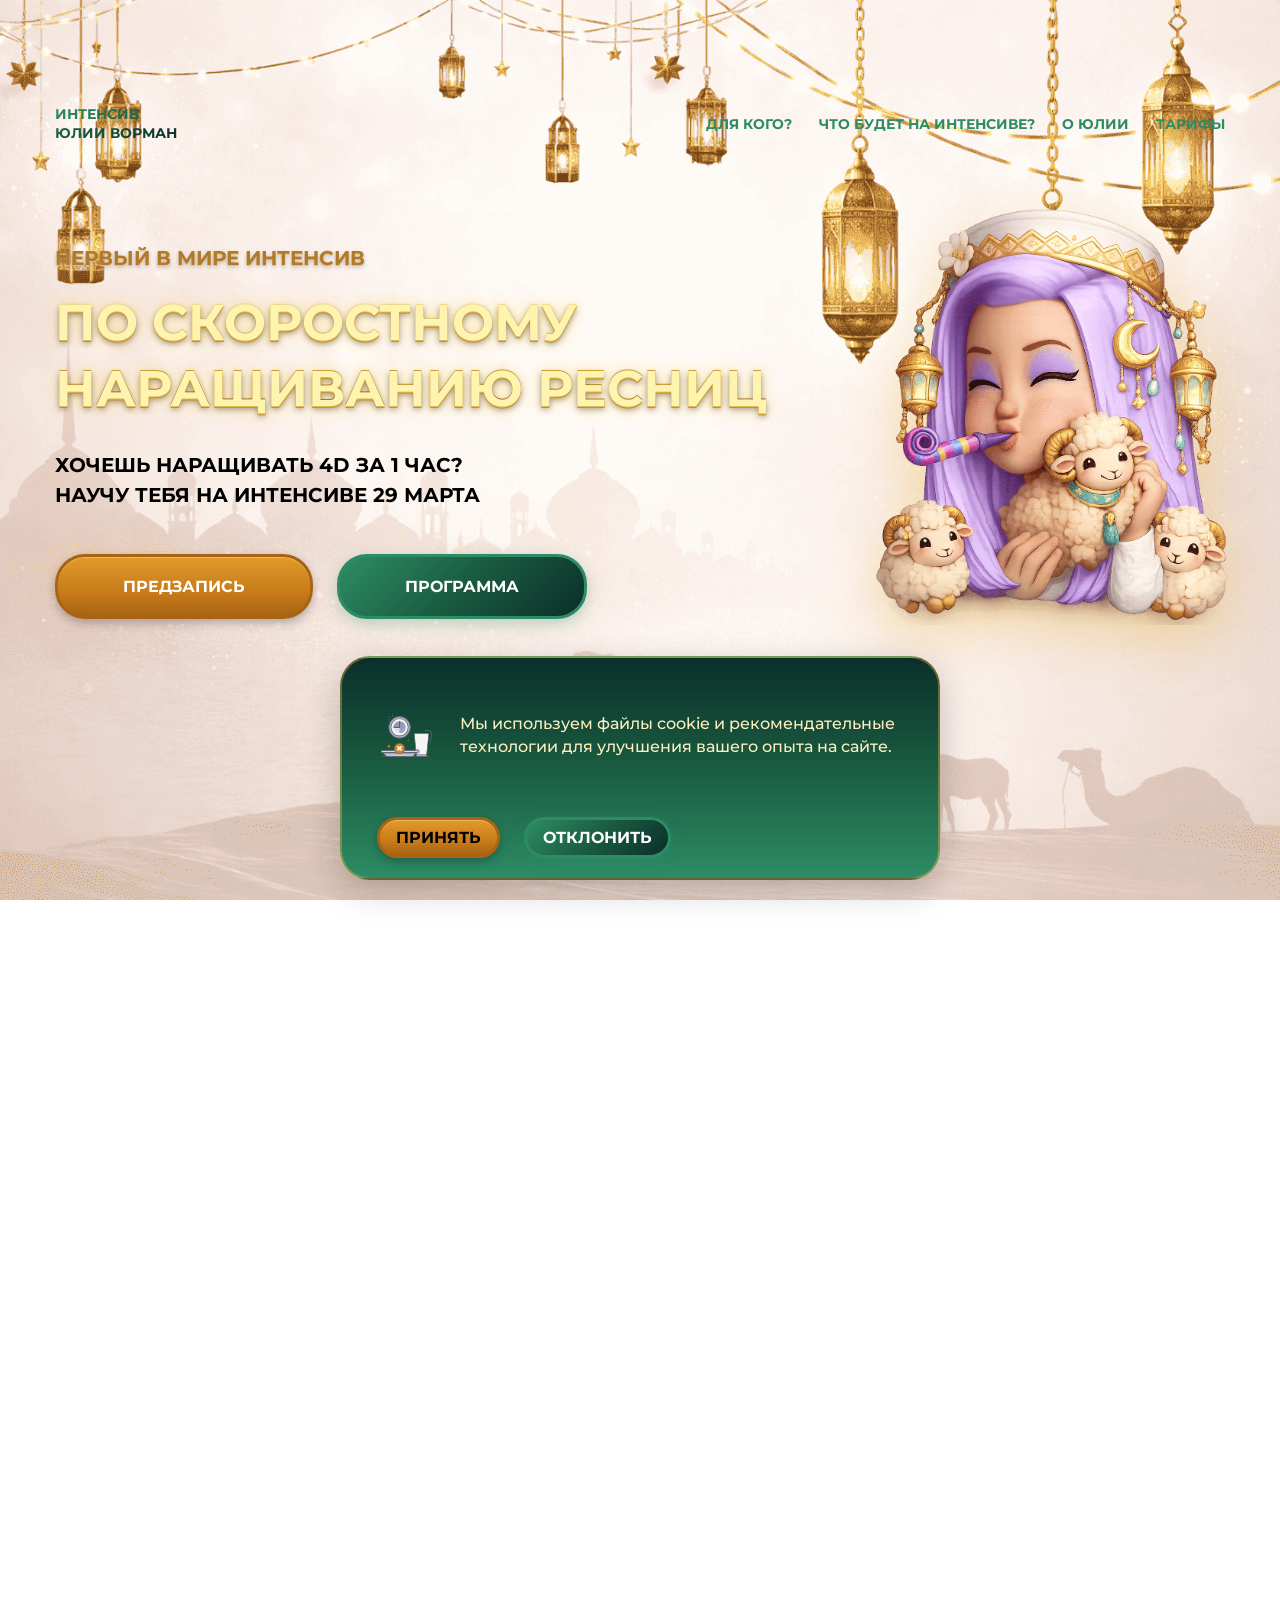
<file: index.html>
<!DOCTYPE html>
<html lang="ru">
<head>
    <meta charset="UTF-8">
    <meta name="viewport" content="width=device-width, initial-scale=1.0, viewport-fit=cover">

    <!-- Для iOS -->
    <meta name="apple-mobile-web-app-capable" content="yes">
    <meta name="apple-mobile-web-app-status-bar-style" content="black-translucent">
    
    <!-- Для Android -->
    <meta name="theme-color" content="#3da87a" media="(prefers-color-scheme: light)">
    <meta name="theme-color" content="#3da87a" media="(prefers-color-scheme: dark)">

    <title>Онлайн-интенсив по наращиванию ресниц</title>

    <!-- Favicon -->
    <link rel="icon" type="image/png" href="./images/icons/favicon-96x96.png" sizes="96x96" />
    <link rel="icon" type="image/svg+xml" href="./images/icons/favicon.svg" />
    <link rel="shortcut icon" href="./images/icons/favicon.ico" />
    <link rel="apple-touch-icon" sizes="180x180" href="./images/icons/apple-touch-icon.png" />
    <link rel="manifest" href="./images/icons/site.webmanifest" />

    <!-- Для иконок с сайта Boxicons -->
    <link href='https://unpkg.com/boxicons@2.1.4/css/boxicons.min.css' rel='stylesheet'>
    
    <!-- Подключенные файлы CSS -->
    <link rel="stylesheet" href="css/style.css">
    <link rel="stylesheet" href="css/media.css">
</head>
<body>

    <!-- Анимация загрузки -->
    <div class="preloader">
        <div class="mascara-container">
            
            <div class="mascara-bottle"></div>
            
            
            <div class="mascara-cap"></div>
            
            
            <div class="mascara-brush">
                <div class="brush-handle">
                    <div class="brush-head"></div>
                    <div class="brush-bristles"></div>
                </div>
            </div>
            
            
            <div class="mascara-drops">
                <div class="drop"></div>
                <div class="drop"></div>
                <div class="drop"></div>
            </div>
            
            
            <div class="loading-text">Наносим тушь...</div>
        </div>
    </div>

    <div class="background-image">
        <div class="image-overlay"></div>
    </div>

    <!-- Шапка -->
    <header class="header" id="header">
        <div class="container">
            <div class="header__wrapper">
                <div class="header__logo">
                    <a href="index.html" class="logo">Интенсив <br class="br"> Юлии Ворман</a>
                </div>

                <!-- Бургер-меню с SVG -->
                <button class="burger-menu" id="burgerMenu" aria-label="Открыть меню">
                    <!-- SVG для меню (бургер) -->
                    <svg class="burger-icon menu-icon" xmlns="http://www.w3.org/2000/svg" height="24" viewBox="0 -960 960 960" width="24">
                        <path d="M120-240v-80h720v80H120Zm0-200v-80h720v80H120Zm0-200v-80h720v80H120Z"/>
                    </svg>
                
                    <!-- SVG для закрытия (крестик) -->
                    <svg class="burger-icon close-icon" xmlns="http://www.w3.org/2000/svg" height="24" viewBox="0 -960 960 960" width="24">
                        <path d="m256-200-56-56 224-224-224-224 56-56 224 224 224-224 56 56-224 224 224 224-56 56-224-224-224 224Z"/>
                    </svg>
                </button>

                <nav class="nav">
                    <ul class="nav__menu">
                        <li class="nav__list"><a href="#for-whom" class="nav__item">Для кого?</a></li>
                        <li class="nav__list"><a href="#program" class="nav__item">Что будет на интенсиве?</a></li>
                        <li class="nav__list"><a href="#about" class="nav__item">О Юлии</a></li>
                        <li class="nav__list"><a href="#pricing" class="nav__item">Тарифы</a></li>
                    </ul>
                </nav>
            </div>
        </div>
    </header>
        
    <!-- Главный экран -->
    <section class="banner">
        <div class="container">
            <div class="banner__info">
                <p class="banner__mini--title">Первый в мире интенсив</p>
                <h1 class="banner__title">По скоростному наращиванию ресниц</h1>
                <p class="banner__desc">Хочешь наращивать 4D за 1 час? Научу тебя на интенсиве 29 марта</p>
                <div class="btn__container">
                    <a href="#pricing" class="button" aria-label="Sign up">Предзапись</a>
                    <a href="#list__lessons" class="btn" aria-label="Program">Программа</a>
                </div>
            </div>

            <div class="banner__img">
                <img src="./images/main/main_KURBAN_BAIRAM/banner_Kurban_Bairam.png" alt="Happy__woman" class="images" width="975" height="1113" fetchpriority="high" decoding="async">
            </div>
        </div>
    </section>

    <!-- Для кого? -->
    <section class="for-whom" id="for-whom">
        <div class="container">
            <div class="for-whom__content">
                <h2 class="for-whom__title">Тебе на интенсив если ты</h2>
                <div class="for-whom__content--item">
                
                    <!-- Карточка 1 -->
                    <div class="for-whom__card-wrapper">
                        <div class="for-whom__card">
                            <img src="./images/expectation/expectation_KURBAN_BAIRAM/woman_frowning.png" alt="Печальная девушка" class="for-whom__images" width="853" height="860" loading="lazy" decoding="async">
                            <p class="for-whom__desc">Лашмейкер, который делает наращивание <span class="for-whom__span">дольше одного часа?</span>
                            </p>
                        </div>
                    </div>

                    <!-- Карточка 2 -->
                    <div class="for-whom__card-wrapper">
                        <div class="for-whom__card">
                            <img src="./images/expectation/expectation_KURBAN_BAIRAM/woman_student.png" alt="Студентка" class="for-whom__images" width="1024" height="1081" loading="lazy" decoding="async">
                            <p class="for-whom__desc">Мастер, который хочет <span class="for-whom__span">поменять мышление</span> о наращивании ресниц
                            </p>
                        </div>
                    </div>

                    <!-- Карточка 3 -->
                    <div class="for-whom__card-wrapper">
                        <div class="for-whom__card">
                            <img src="./images/expectation/expectation_KURBAN_BAIRAM/woman_office-worker.png" alt="Девушка, работающая в офисе" class="for-whom__images" width="1024" height="1065" loading="lazy" decoding="async">
                            <p class="for-whom__desc">Специалист, которому необходимы <span  class="for-whom__span">поддержка и комьюнити рядом</span>
                            </p>
                        </div>
                    </div>
                </div>
            </div>

            <div class="for-whom__content--items">
                <p class="for-whom__text">Зарядись энергией и стань самым знаменитым мастером своего города</p>
                <a href="#pricing" class="button__for-whom" aria-label="Sign up">Предзапись</a>
                <img src="./images/main/main_KURBAN_BAIRAM/super_woman--Kurban_Bairam.png" alt="Супер-девушка" class="super__woman--images" loading="lazy" width="853" height="939" decoding="async">
            </div>
        </div>
    </section>

    <!-- Что будет на интенсиве? -->
    <section class="program" id="program">
        <div class="container">
            <div class="program__content">
                <h2 class="program__content--title">На интенсиве тебя ждет</h2>
            
                <!-- ВСЕ элементы в одной grid-сетке -->
                <div class="program__content--menu">
                    <!-- Смайлы -->
                    <div class="program__content--list">
                        <img src="./images/expectation/star_struck.png" alt="Смайлик со звёздочками вместо глаз" class="program__images" width="58" height="58" loading="lazy" decoding="async">
                        <p class="program__desc"><span class="program__span">9 уроков</span> с домашними заданиями и проверкой</p>
                    </div>

                    <div class="program__content--list">
                        <img src="./images/expectation/smiling_with-heart-eyes.png" alt="Смайлик с влюблёнными глазами" class="program__images" width="58" height="58" loading="lazy" decoding="async">
                        <p class="program__desc"><span class="program__span">Мастермаинды</span> с обсуждением вопросов</p>
                    </div>

                    <div class="program__content--list">
                        <img src="./images/expectation/money_mouth-face.png" alt="Смайлик с долларами в глазах" class="program__images" width="58" height="58" loading="lazy" decoding="async">
                        <p class="program__desc">Деление на пары и создание <span class="program__span">активного комьюнити</span></p>
                    </div>

                    <!-- Подарки -->
                    <div class="program__content--list">
                        <img src="./images/pricing_plans/pricing_plans_KURBAN_BAIRAM/gift.png" alt="Коробка подарок" class="program__images" width="923" height="842" loading="lazy" decoding="async">
                        <p class="program__desc"><span class="program__span">Главный приз за активность на интенсиве</span></p>
                    </div>

                    <div class="program__content--list">
                        <img src="./images/pricing_plans/pricing_plans_KURBAN_BAIRAM/gift.png" alt="Коробка подарок" class="program__images" width="923" height="842" loading="lazy" decoding="async">
                        <p class="program__desc"><span class="program__span">Приз за работу для <br>самой активной пары</span></p>
                    </div>

                    <div class="program__content--list">
                        <img src="./images/pricing_plans/pricing_plans_KURBAN_BAIRAM/gift.png" alt="Коробка подарок" class="program__images" width="923" height="842" loading="lazy" decoding="async">
                        <p class="program__desc"><span class="program__span">Приз среди сторис с хештегом интенсива</span></p>
                    </div>
                </div>
            </div>
        </div>
    </section>

    <!-- О Юлии Ворман -->
    <section class="about">
        <div class="container">
            <div class="about__content" id="about">
                <h2 class="about__title">И, конечно, Юлия Ворман</h2>
                <p class="about__text"><span class="about__text--span">Больше 12 лет</span> я наращиваю ресницы <span class="about__text--span">за 1 час.</span> В профессии я развиваюсь <span class="about__text--span">с 2008 года</span> и, путём проб и ошибок, дошла <span class="about__text--span">до идеальных результатов!</span> Мои профессиональные навыки сделали меня <span class="about__text--span">многократным призёром,</span> а потом и <span class="about__text--span">судьёй международных чемпионатов по наращиванию ресниц.</span></p>

                <p class="about__text--item">Я основала <span class="about__text--item--span">сеть салонов VERSUS</span> и теперь активно запускаю свои обучения <span class="about__text--item--span">по скоростному наращиванию.</span> Ломаю стереотипы, <span class="about__text--item--span">учу мастеров поднимать чеки и зарабатывать миллионы.</span></p>

                <div class="indicators">
                    <div class="row">
                        <div class="indicator">
                            <h4 class="indicator_title">1 ЧАС</h4>
                            <p class="indicator_text">CAMOE БЫСТРОЕ 5D</p>
                        </div>
            
                        <div class="indicator">
                            <h4 class="indicator_title">12+ ЛЕТ</h4>
                            <p class="indicator_text">РАБОТАЮ В СВОЕЙ СФЕРЕ</p>
                        </div>
                    </div>
        
                    <div class="row">
                        <div class="indicator">
                            <h4 class="indicator_title">1+ МЛН</h4>
                            <p class="indicator_text">В МЕСЯЦ ДЕЛАЮ НА РЕСНИЦАХ</p>
                        </div>
            
                        <div class="indicator">
                            <h4 class="indicator_title">100000+</h4>
                            <p class="indicator_text">КЛИЕНТОК Я ОСЧАСТЛИВИЛА</p>
                        </div>
                    </div>
                </div>

                <p class="about__text--footer">Все мои наращивания я делаю за 1 - максимум 1.5 часа <span class="about__text--footer--span"><br>Хочешь также? Смотри программу и записывайся на интенсив</span></p>
            </div>
            <img src="./images/main/Maria_Lyadova.jpg" alt="Maria_Lyadova" class="about__main--images" width="399" height="491" fetchpriority="high" decoding="async">
        </div>
    </section>

    <!-- Лист уроков интенсива -->
    <section class="list__lessons">
        <div class="container">
            <div class="list__lessons__content">
                <h2 class="list__lessons--title">Вот такая программа интенсива</h2>
            </div>

            <div class="accordion" id="list__lessons">
                
                <!-- Урок 1 -->
                <hr class="accordion-item1">
                <div class="accordion-item">
                    <input type="checkbox" id="lesson1" class="accordion-toggle">
                    <label for="lesson1" class="accordion-label">
                        <span class="lesson-title">Урок <span class="lesson--title--number">1.</span> Вводный урок</span>
                        <span class="icon"></span>
                    </label>
                    <div class="accordion-content">
                        <div class="content-wrapper">
                            <p>Проанализируем основные ошибки в оформлении профиля. <br>Научимся создавать качественную аватарку и понятную, привлекающую шапку. <br>Разберем, как организовать хайлайтсы, чтобы они работали на вас.</p>
                        </div>
                    </div>
                </div>
            
                <!-- Урок 2 -->
                <div class="accordion-item">
                    <input type="checkbox" id="lesson2" class="accordion-toggle">
                    <label for="lesson2" class="accordion-label">
                        <span class="lesson-title">Урок <span class="lesson--title--number">2.</span> Скоростное снятие ресниц</span>
                        <span class="icon"></span>
                    </label>
                    <div class="accordion-content">
                        <div class="content-wrapper">
                            <p>Изучим профессиональные средства для безопасного и быстрого снятия ресниц. <br>Освоим технику аккуратного удаления без повреждения натуральных ресниц. <br>Разберем алгоритм действий, который позволит тратить на процедуру минимум времени.</p>
                        </div>
                    </div>
                </div>
            
                <!-- Урок 3 -->
                <div class="accordion-item">
                    <input type="checkbox" id="lesson3" class="accordion-toggle">
                    <label for="lesson3" class="accordion-label">
                        <span class="lesson-title">Урок <span class="lesson--title--number">3.</span> Работа с клеем. Как продлить носку</span>
                        <span class="icon"></span>
                    </label>
                    <div class="accordion-content">
                        <div class="content-wrapper">
                            <p>Разберем виды клея: как выбрать идеальный состав под температуру и влажность в вашем кабинете. <br>Научимся правильной технике нанесения и дозировки клея, чтобы избежать склеек и обеспечить комфорт. <br>Изучим секреты подготовки натуральных ресниц, которые напрямую влияют на долговечность носки.</p>
                        </div>
                    </div>
                </div>
            
                <!-- Урок 4 -->
                <div class="accordion-item">
                    <input type="checkbox" id="lesson4" class="accordion-toggle">
                    <label for="lesson4" class="accordion-label">
                        <span class="lesson-title">Урок <span class="lesson--title--number">4.</span> Здоровье мастера</span>
                        <span class="icon"></span>
                    </label>
                    <div class="accordion-content">
                        <div class="content-wrapper">
                            <p>Составим эргономичное расписание, чтобы избежать выгорания и равномерно распределять нагрузку. <br>Разберем упражнения для разминки спины, шеи и кистей рук до, после и во время процедуры. <br>Поговорим о важности правильного освещения и организации рабочего места для сохранения зрения и осанки.</p>
                        </div>
                    </div>
                </div>
            
                <!-- Урок 5 -->
                <div class="accordion-item">
                    <input type="checkbox" id="lesson5" class="accordion-toggle">
                    <label for="lesson5" class="accordion-label">
                        <span class="lesson-title">Урок <span class="lesson--title--number">5.</span> Личный бренд В Instagram: почему увядают коммерческие аккаунты</span>
                        <span class="icon"></span>
                    </label>
                    <div class="accordion-content">
                        <div class="content-wrapper">
                            <p>Проанализируем главные ошибки: отсутствие личности в аккаунте и безликий контент. <br>Узнаем, как выстроить доверительные отношения с аудиторией через личную историю и экспертизу. <br>Научимся создавать контент-план, который отражает ваш уникальный подход к работе и привлекает идеальных клиентов.</p>
                        </div>
                    </div>
                </div>

                <!-- Урок 6 -->
                <div class="accordion-item">
                    <input type="checkbox" id="lesson6" class="accordion-toggle">
                    <label for="lesson6" class="accordion-label">
                        <span class="lesson-title">Урок <span class="lesson--title--number">6.</span> Ломаем стереотипы моделирования: чем сложнее придумал, тем сложнее жить</span>
                        <span class="icon"></span>
                    </label>
                    <div class="accordion-content">
                        <div class="content-wrapper">
                            <p>Убедимся, что красиво — не значит сложно: как простота в моделировании выигрывает у вычурных дизайнов. <br>Научимся работать с природными данными клиента, чтобы подчеркнуть достоинства, а не маскировать их. <br>Разберем несколько универсальных и эффектных моделей, которые экономят время и всегда смотрятся выигрышно.</p>
                        </div>
                    </div>
                </div>

                <!-- Урок 7 -->
                <div class="accordion-item">
                    <input type="checkbox" id="lesson7" class="accordion-toggle">
                    <label for="lesson7" class="accordion-label">
                        <span class="lesson-title">Урок <span class="lesson--title--number">7.</span> Классическое наращивание ресниц</span>
                        <span class="icon"></span>
                    </label>
                    <div class="accordion-content">
                        <div class="content-wrapper">
                            <p>Отточим идеальную технику изоляции: отработаем движения до автоматизма для безупречного результата. <br>Разберем правила подбора длины и толщины реснички под природные данные клиента. <br>Узнаем, как добиться максимальной чистоты и аккуратности в классическом наращивании, которая ценится больше всего.</p>
                        </div>
                    </div>
                </div>
            
                <!-- Урок 8 -->
                <div class="accordion-item">
                    <input type="checkbox" id="lesson8" class="accordion-toggle">
                    <label for="lesson8" class="accordion-label">
                        <span class="lesson-title">Урок <span class="lesson--title--number">8.</span> Пучок. Как быстро и правильно оформить тебя, дружок?</span>
                        <span class="icon"></span>
                    </label>
                    <div class="accordion-content">
                        <div class="content-wrapper">
                            <p>Освоим несколько техник быстрого формирования ровного и аккуратного пучка без растрепывания. <br>Разберем частые ошибки при работе с объемом, которые приводят к склейкам и дискомфорту. <br>Научимся правильно подбирать пучки по длине и изгибу для создания гармоничного и естественного взгляда.</p>
                        </div>
                    </div>
                </div>
            
                <!-- Урок 9 -->
                <div class="accordion-item">
                    <input type="checkbox" id="lesson9" class="accordion-toggle">
                    <label for="lesson9" class="accordion-label">
                        <span class="lesson-title">Урок <span class="lesson--title--number">9.</span> Наращиваем объёмы 2D+</span>
                        <span class="icon"></span>
                    </label>
                    <div class="accordion-content">
                        <div class="content-wrapper">
                            <p>Узнаем, как работать с несколькими ресничками одновременно, сохраняя идеальную изоляцию и легкость. <br>Разберем схемы постановки объемов для разных форм глаз, чтобы результат выглядел опрятно. <br>Научимся контролировать расход материалов и время процедуры, чтобы работа с объемами была рентабельной.</p>
                        </div>
                    </div>
                </div>
            </div>

            <div class="list__lessons__content--items">
                <a href="#pricing" class="button__for-whom" aria-label="Sign up">Предзапись</a>
                <p class="list__lessons__desc">Все еще думаешь? <br> А места разбирают уже сейчас</p>
                <img src="./images/main/main_KURBAN_BAIRAM/super_woman--Kurban_Bairam.png" alt="Супер-девушка" class="super__woman--images" loading="lazy" decoding="async" width="853" height="939">
            </div>
        </div>
    </section>

    <!-- Тарифы -->
    <section class="pricing">
        <div class="container">
            <div class="pricing__content">
                <h2 class="pricing__title">Тарифы участия</h2>
            </div>
            <div class="pricing__content--item">
                <div class="pricing__content__card--wrapper">
                    <div class="pricing__content--card" id="pricing">
                        <h3 class="pricing__content__card--title">Lite (самостоятельный)</h3>
                        <p class="pricing__content--desc"><span class="pricing__content--span">+</span> 9 подробных уроков</p>

                        <p class="pricing__content--desc"><span class="pricing__content--span">+</span> 9 заданий на построение скоростной работы</p>

                        <p class="pricing__content--desc"><span class="pricing__content--span">+</span> чат с единомышленниками</p>

                        <p class="pricing__content--desc"><span class="pricing__content--span">+</span> дополнительный урок: личный бренд для бьюти-сферы</p>

                        <p class="pricing__content--desc"><span class="pricing__content--span">-</span> <s>2 мастермаинда с Юлией Ворман</s></p>

                        <p class="pricing__content--desc"><span class="pricing__content--span">-</span> <s>личное ведение от Юлии Ворман</s></p>

                        <p class="pricing__content--duration">Длительность: 14 дней</p>
                        <div class="pricing__price-block">
                            <p class="pricing__content--condition">Каждые <span class="pricing__content__condition--span"> 20 оплат</span> + 1111 Р.</p>
                            <p class="pricing__content--price"><strong>6666 Р.</strong></p>
                        </div>
                        <div class="pricing__button-spacer"><a href="pre_recording.html?tariff=lite" class="pricing__content--button" target="_blank">Предзапись</a></div>
                        <img src="./images/pricing_plans/pricing_plans_KURBAN_BAIRAM/woman_with-class-face.png" alt="woman_with-class-face" class="pricing__content--images" loading="lazy" width="918" height="1038" decoding="async">
                    </div>

                    <div class="pricing__content--card">
                        <h3 class="pricing__content__card--title">Plus (с куратором)</h3>
                        <p class="pricing__content--desc"><span class="pricing__content--span">+</span> 9 подробных уроков</p>

                        <p class="pricing__content--desc"><span class="pricing__content--span">+</span> 9 заданий на построение скоростной работы</p>

                        <p class="pricing__content--desc"><span class="pricing__content--span">+</span> чат с единомышленниками</p>

                        <p class="pricing__content--desc"><span class="pricing__content--span">+</span> дополнительный урок: личный бренд для бьюти-сферы</p>

                        <p class="pricing__content--desc"><span class="pricing__content--span">+</span> 2 мастермаинда с Юлией Ворман</p>

                        <p class="pricing__content--desc"><span class="pricing__content--span">-</span> <s>личное ведение от Юлии Ворман</s></p>

                        <p class="pricing__content--duration">Длительность: 14 дней</p>
                        <div class="pricing__price-block">
                            <p class="pricing__content--condition">Каждые <span class="pricing__content__condition--span"> 20 оплат</span> + 1111 Р.</p>
                            <p class="pricing__content--price"><strong>11111 Р.</strong></p>
                        </div>
                        <div class="pricing__button-spacer"><a href="pre_recording.html?tariff=plus" class="pricing__content--button" target="_blank">Предзапись</a></div>
                        <img src="./images/pricing_plans/pricing_plans_KURBAN_BAIRAM/woman_with-heart-eyes.png" alt="woman_with-heart-eyes" class="pricing__content--images" loading="lazy" decoding="async" width="904" height="1091">
                    </div>

                    <div class="pricing__content--card">
                        <h3 class="pricing__content__card--title">Bomba (с Юлией Ворман)</h3>
                        <p class="pricing__content--desc"><span class="pricing__content--span">+</span> 9 подробных уроков</p>

                        <p class="pricing__content--desc"><span class="pricing__content--span">+</span> 9 заданий на построение скоростной работы</p>

                        <p class="pricing__content--desc"><span class="pricing__content--span">+</span> чат с единомышленниками</p>

                        <p class="pricing__content--desc"><span class="pricing__content--span">+</span> дополнительный урок: личный бренд для бьюти-сферы</p>

                        <p class="pricing__content--desc"><span class="pricing__content--span">+</span> 3 мастермаинда с Юлией Ворман</p>

                        <p class="pricing__content--desc"><span class="pricing__content--span">+</span> личное ведение от Юлии Ворман</p>

                        <p class="pricing__content--duration">Длительность: 14 дней</p>
                        <div class="pricing__price-block">
                            <p class="pricing__content--condition">Каждые <span class="pricing__content__condition--span"> 20 оплат</span> + 1111 Р.</p>
                            <p class="pricing__content--price"><strong>33333 Р.</strong></p>
                        </div>
                        <div class="pricing__button-spacer"><a href="pre_recording.html?tariff=bomba" class="pricing__content--button" target="_blank">Предзапись</a></div>
    
                        <img src="./images/pricing_plans/pricing_plans_KURBAN_BAIRAM/woman_with-star_stuck-face.png" alt="woman_with-star_stuck-face" class="pricing__content--images" loading="lazy" decoding="async" width="992" height="1174">
                    </div>
                </div>
            </div>
            <div class="pricing__content--stories">
                <img src="./images/pricing_plans/pricing_plans_KURBAN_BAIRAM/gift.png" alt="Gift" class="pricing__content__images--gift" loading="lazy" decoding="async" width="923" height="842">
                <p class="pricing__content__stories--text">Идёте на интенсив? Выложите об этом сториз-шаблон с отметкой Юлии Ворман и вас будет ждать розыгрыш дополнительного подарка!</p>
                
                <div class="container__stories">
                    <a href="https://vk.com/uliavorman" class="btn__stories" aria-label="Stories-pattern" target="_blank">сториз-шаблон</a>
                    <a href="https://web.telegram.org/a/#382155805" class="short__name" target="_blank">@ULIAVORMAN</a>
                </div>
            </div>
        </div>
    </section>

    <!-- А такие вопросы могут возникнуть у вас -->
    <section class="questions">
        <div class="container">
            <div class="questions__content">
                <h2 class="questions__title">А такие вопросы могут быть у вас</h2>
            </div>

            <div class="questions__accordion" id="list__questions">
                
                <!-- Вопрос 1 -->
                <hr class="accordion-item1">
                <div class="accordion-item">
                    <input type="checkbox" id="question1" class="accordion-toggle">
                    <label for="question1" class="accordion-label">
                        <span class="question-title">Я точно всему научусь? У меня получится?</span>
                        <span class="icon"></span>
                    </label>
                    <div class="accordion-content">
                        <div class="content-wrapper">
                            <p>Да, конечно, если будешь выполнять все домашние задания в моменте, так же будешь действовать всем указаниям, потому что все очень важно. Так же мы поможем и направим для поисков своего предназначения с помощью нашего ведущего астролога.</p>
                        </div>
                    </div>
                </div>
            
                <!-- Вопрос 2 -->
                <div class="accordion-item">
                    <input type="checkbox" id="question2" class="accordion-toggle">
                    <label for="question2" class="accordion-label">
                        <span class="question-title">Как я буду учиться скоростному наращиванию онлайн?</span>
                        <span class="icon"></span>
                    </label>
                    <div class="accordion-content">
                        <div class="content-wrapper">
                            <p>Обучение проходит онлайн в личном кабинете: изучаешь уроки, выполняешь практические задания на моделях и отправляешь нам на проверку. Мы даем обратную связь, исправляем ошибки и помогаем на каждом этапе. Для результата важно следовать рекомендациям и делать задания вовремя. Дополнительно поддержим твое развитие через консультации астролога для раскрытия потенциала.</p>
                        </div>
                    </div>
                </div>
            
                <!-- Вопрос 3 -->
                <div class="accordion-item">
                    <input type="checkbox" id="question3" class="accordion-toggle">
                    <label for="question3" class="accordion-label">
                        <span class="question-title">Сколько времени будет уходить на выполнение дз?</span>
                        <span class="icon"></span>
                    </label>
                    <div class="accordion-content">
                        <div class="content-wrapper">
                            <p>На каждый урок, для выполнения дз будут предоставлены сутки.</p>
                        </div>
                    </div>
                </div>
            
                <!-- Вопрос 4 -->
                <div class="accordion-item">
                    <input type="checkbox" id="question4" class="accordion-toggle">
                    <label for="question4" class="accordion-label">
                        <span class="question-title">Как часто будут выходить уроки?</span>
                        <span class="icon"></span>
                    </label>
                    <div class="accordion-content">
                        <div class="content-wrapper">
                            <p>Каждый урок будет выходить в 12:00 (мск) Каждый день.</p>
                        </div>
                    </div>
                </div>
            
                <!-- Вопрос 5 -->
                <div class="accordion-item">
                    <input type="checkbox" id="question5" class="accordion-toggle">
                    <label for="question5" class="accordion-label">
                        <span class="question-title">Какая техника будет отрабатываться: ручная или ленточная?</span>
                        <span class="icon"></span>
                    </label>
                    <div class="accordion-content">
                        <div class="content-wrapper">
                            <p>Отрабатывается ручная техника — это золотой стандарт для качественного и долговечного наращивания. Ленточная техника (пучками) изучается отдельно как дополнительный навык, но в основе обучения — мастерство ручного Volume. Такой подход гарантирует безупречный результат и профессиональный рост.</p>
                        </div>
                    </div>
                </div>
            </div>
            <div class="for-whom__content--items">
                <a href="https://web.telegram.org/a/#382155805" target="_blank"><i class='bx bxl-telegram'></i></a>
                <p class="questions__text">У вас есть другой вопрос? Напишите мне в телеграм</p>
                <a href="https://web.telegram.org/a/#382155805" class="button__for-whom" aria-label="Write" target="_blank">Написать</a>
                <img src="./images/main/main_KURBAN_BAIRAM/super_woman--Kurban_Bairam.png" alt="Супер-девушка" class="super__woman--images" loading="lazy" width="853" height="939" decoding="async">
            </div>
        </div>
    </section>

    <!-- Подвал -->
    <footer class="footer">
        <div class="container">
            <div class="footer__content">
                <!-- Левый блок -->
                <div class="footer__content--item">
                    <a href="index.html" class="footer__logo">Юлия Ворман</a>
                    <p class="inn">ИНН:</p>
                    <p class="ORRNIP">ОГРНИП:</p>
                </div>

                <!-- Центральный блок со стрелкой и иконками -->
                <div class="footer__center">
                    <!-- Стрелка вверх -->
                    <div class="up__button">
                        <a href="#header" class="up__link">
                            <i class='bx bx-up-arrow-alt'></i>
                        </a>
                    </div>
                
                    <!-- Иконки соцсетей -->
                    <div class="social__icons">
                        <a href="https://web.telegram.org/a/#382155805" class="telegram" target="_blank">
                            <?xml version="1.0" encoding="utf-8"?>
                            <svg fill="#FFFFFF" width="20px" height="20px" viewBox="0 0 32 32" xmlns="http://www.w3.org/2000/svg">
                                <path d="M29.919 6.163l-4.225 19.925c-0.319 1.406-1.15 1.756-2.331 1.094l-6.438-4.744-3.106 2.988c-0.344 0.344-0.631 0.631-1.294 0.631l0.463-6.556 11.931-10.781c0.519-0.462-0.113-0.719-0.806-0.256l-14.75 9.288-6.35-1.988c-1.381-0.431-1.406-1.381 0.288-2.044l24.837-9.569c1.15-0.431 2.156 0.256 1.781 2.013z"/>
                            </svg>
                        </a>

                        <a href="https://www.tiktok.com/@ulia_vorman?_t=ZS-8zpLGeSIM48&_r=1" class="tik_tok" target="_blank">
                            <?xml version="1.0" encoding="utf-8"?>
                            <svg width="20px" height="20px" viewBox="0 0 32 32" fill="none" xmlns="http://www.w3.org/2000/svg">
                                <path d="M8.45095 19.7926C8.60723 18.4987 9.1379 17.7743 10.1379 17.0317C11.5688 16.0259 13.3561 16.5948 13.3561 16.5948V13.2197C13.7907 13.2085 14.2254 13.2343 14.6551 13.2966V17.6401C14.6551 17.6401 12.8683 17.0712 11.4375 18.0775C10.438 18.8196 9.90623 19.5446 9.7505 20.8385C9.74562 21.5411 9.87747 22.4595 10.4847 23.2536C10.3345 23.1766 10.1815 23.0889 10.0256 22.9905C8.68807 22.0923 8.44444 20.7449 8.45095 19.7926ZM22.0352 6.97898C21.0509 5.90039 20.6786 4.81139 20.5441 4.04639H21.7823C21.7823 4.04639 21.5354 6.05224 23.3347 8.02482L23.3597 8.05134C22.8747 7.7463 22.43 7.38624 22.0352 6.97898ZM28 10.0369V14.293C28 14.293 26.42 14.2312 25.2507 13.9337C23.6179 13.5176 22.5685 12.8795 22.5685 12.8795C22.5685 12.8795 21.8436 12.4245 21.785 12.3928V21.1817C21.785 21.6711 21.651 22.8932 21.2424 23.9125C20.709 25.246 19.8859 26.1212 19.7345 26.3001C19.7345 26.3001 18.7334 27.4832 16.9672 28.28C15.3752 28.9987 13.9774 28.9805 13.5596 28.9987C13.5596 28.9987 11.1434 29.0944 8.96915 27.6814C8.49898 27.3699 8.06011 27.0172 7.6582 26.6277L7.66906 26.6355C9.84383 28.0485 12.2595 27.9528 12.2595 27.9528C12.6779 27.9346 14.0756 27.9528 15.6671 27.2341C17.4317 26.4374 18.4344 25.2543 18.4344 25.2543C18.5842 25.0754 19.4111 24.2001 19.9423 22.8662C20.3498 21.8474 20.4849 20.6247 20.4849 20.1354V11.3475C20.5435 11.3797 21.2679 11.8347 21.2679 11.8347C21.2679 11.8347 22.3179 12.4734 23.9506 12.8889C25.1204 13.1864 26.7 13.2483 26.7 13.2483V9.91314C27.2404 10.0343 27.7011 10.0671 28 10.0369Z" fill="#EE1D52"/>
                                <path d="M26.7009 9.91314V13.2472C26.7009 13.2472 25.1213 13.1853 23.9515 12.8879C22.3188 12.4718 21.2688 11.8337 21.2688 11.8337C21.2688 11.8337 20.5444 11.3787 20.4858 11.3464V20.1364C20.4858 20.6258 20.3518 21.8484 19.9432 22.8672C19.4098 24.2012 18.5867 25.0764 18.4353 25.2553C18.4353 25.2553 17.4337 26.4384 15.668 27.2352C14.0765 27.9539 12.6788 27.9357 12.2604 27.9539C12.2604 27.9539 9.84473 28.0496 7.66995 26.6366L7.6591 26.6288C7.42949 26.4064 7.21336 26.1717 7.01177 25.9257C6.31777 25.0795 5.89237 24.0789 5.78547 23.7934C5.78529 23.7922 5.78529 23.791 5.78547 23.7898C5.61347 23.2937 5.25209 22.1022 5.30147 20.9482C5.38883 18.9122 6.10507 17.6625 6.29444 17.3494C6.79597 16.4957 7.44828 15.7318 8.22233 15.0919C8.90538 14.5396 9.6796 14.1002 10.5132 13.7917C11.4144 13.4295 12.3794 13.2353 13.3565 13.2197V16.5948C13.3565 16.5948 11.5691 16.028 10.1388 17.0317C9.13879 17.7743 8.60812 18.4987 8.45185 19.7926C8.44534 20.7449 8.68897 22.0923 10.0254 22.991C10.1813 23.0898 10.3343 23.1775 10.4845 23.2541C10.7179 23.5576 11.0021 23.8221 11.3255 24.0368C12.631 24.8632 13.7249 24.9209 15.1238 24.3842C16.0565 24.0254 16.7586 23.2167 17.0842 22.3206C17.2888 21.7611 17.2861 21.1978 17.2861 20.6154V4.04639H20.5417C20.6763 4.81139 21.0485 5.90039 22.0328 6.97898C22.4276 7.38624 22.8724 7.7463 23.3573 8.05134C23.5006 8.19955 24.2331 8.93231 25.1734 9.38216C25.6596 9.61469 26.1722 9.79285 26.7009 9.91314Z" fill="#000000"/>
                                <path d="M4.48926 22.7568V22.7594L4.57004 22.9784C4.56076 22.9529 4.53074 22.8754 4.48926 22.7568Z" fill="#69C9D0"/>
                                <path d="M10.5128 13.7916C9.67919 14.1002 8.90498 14.5396 8.22192 15.0918C7.44763 15.7332 6.79548 16.4987 6.29458 17.354C6.10521 17.6661 5.38897 18.9168 5.30161 20.9528C5.25223 22.1068 5.61361 23.2983 5.78561 23.7944C5.78543 23.7956 5.78543 23.7968 5.78561 23.798C5.89413 24.081 6.31791 25.0815 7.01191 25.9303C7.2135 26.1763 7.42963 26.4111 7.65924 26.6334C6.92357 26.1457 6.26746 25.5562 5.71236 24.8839C5.02433 24.0451 4.60001 23.0549 4.48932 22.7626C4.48919 22.7605 4.48919 22.7584 4.48932 22.7564V22.7527C4.31677 22.2571 3.95431 21.0651 4.00477 19.9096C4.09213 17.8736 4.80838 16.6239 4.99775 16.3108C5.4985 15.4553 6.15067 14.6898 6.92509 14.0486C7.608 13.4961 8.38225 13.0567 9.21598 12.7484C9.73602 12.5416 10.2778 12.3891 10.8319 12.2934C11.6669 12.1537 12.5198 12.1415 13.3588 12.2575V13.2196C12.3808 13.2349 11.4148 13.4291 10.5128 13.7916Z" fill="#69C9D0"/>
                                <path d="M20.5438 4.04635H17.2881V20.6159C17.2881 21.1983 17.2881 21.76 17.0863 22.3211C16.7575 23.2167 16.058 24.0253 15.1258 24.3842C13.7265 24.923 12.6326 24.8632 11.3276 24.0368C11.0036 23.823 10.7187 23.5594 10.4844 23.2567C11.5962 23.8251 12.5913 23.8152 13.8241 23.341C14.7558 22.9821 15.4563 22.1734 15.784 21.2774C15.9891 20.7178 15.9864 20.1546 15.9864 19.5726V3H20.4819C20.4819 3 20.4315 3.41188 20.5438 4.04635ZM26.7002 8.99104V9.9131C26.1725 9.79263 25.6609 9.61447 25.1755 9.38213C24.2352 8.93228 23.5026 8.19952 23.3594 8.0513C23.5256 8.1559 23.6981 8.25106 23.8759 8.33629C25.0192 8.88339 26.1451 9.04669 26.7002 8.99104Z" fill="#69C9D0"/>
                            </svg>
                        </a>

                        <a href="https://vk.com/uliavorman" class="vk" target="_blank">
                            <i class='bx bxl-vk'></i>
                        </a>

                        <a href="https://www.youtube.com/@uliavorman" class="youtube" target="_blank">
                            <i class='bx bxl-youtube'></i>
                        </a>
                    </div>
                </div>

                <!-- Правый блок -->
                <div class="footer__contracts">
                    <a href="index.html" class="political__confidencial">Политика конфиденциальности</a>
                    <a href="index.html" class="oferta">Договор-оферта</a>
                    <a href="index.html" class="hire__me">Связаться с нами</a>
                </div>
            </div>
        </div>
    </footer>

    <!-- Файлы Cookie -->
    <input type="checkbox" id="cookie-toggle" class="cookie-toggle">
    
    <div class="cookie__notifications">
        <div class="container">
            <div class="cookie__content">
                <svg xmlns="http://www.w3.org/2000/svg" xmlns:xlink="http://www.w3.org/1999/xlink" viewBox="0 0 512 512" id="fasting" class="cookie-icon">
                    <defs>
                        <linearGradient id="b" x1="358.15" x2="358.15" y1="384.36" y2="458.47" gradientUnits="userSpaceOnUse">
                            <stop offset="0" stop-color="#cacfdd"></stop>
                            <stop offset="1" stop-color="#eef0f1"></stop>
                        </linearGradient>
                        <linearGradient id="a" x1="389.46" x2="389.46" y1="454.97" y2="422.32" gradientUnits="userSpaceOnUse">
                            <stop offset="0" stop-color="#a9afc4"></stop>
                            <stop offset="1" stop-color="#d4d8e5"></stop>
                        </linearGradient>
                        <linearGradient xlink:href="#a" id="c" x1="197.37" x2="197.37" y1="403.78" y2="444.7"></linearGradient>
                        <linearGradient xlink:href="#a" id="d" x1="199.06" x2="199.06" y1="451.5" y2="403.59"></linearGradient>
                        <linearGradient xlink:href="#b" id="e" x1="197.37" x2="197.37" y1="389.03" y2="434.08"></linearGradient>
                        <linearGradient xlink:href="#b" id="f" x1="197.37" x2="197.37" y1="118.01" y2="368.2"></linearGradient>
                    </defs>
                    <g style="isolation:isolate">
                        <g>
                            <rect width="6" height="20.5" x="108.1" y="85.01" fill="#5e6175" transform="rotate(-45 111.099 95.261)"></rect>
                            <rect width="20.5" height="6" x="87.11" y="116.41" fill="#5e6175"></rect>
                            <rect width="6" height="20.5" x="131.01" y="70.71" fill="#5e6175"></rect>
                            <path fill="#f5f5f5" d="M453.57,237c-5.79,58.61-7,70.91-20.18,204.31H345.53c-1.16-11.79-19-192.49-20.19-204.31Z"></path>
                            <path fill="url(#b)" d="M377.71,395.23A23.75,23.75,0,0,1,354,419h-2.44L344.28,429l-5.69-57.5H354A23.74,23.74,0,0,1,377.71,395.23Z" style="mix-blend-mode:multiply"></path>
                            <path fill="#5e6175" d="M436.11,444.28h-93.3L322,234H456.88Zm-87.87-6h82.43L450.26,240H328.65Z"></path>
                            <path fill="url(#a)" d="M433.39,441.28H345.52l-2.62-26.63a12,12,0,0,0,12,10.84H424a12,12,0,0,0,12-10.84Z"></path>
                            <path fill="#5e6175" d="M436.11,444.28h-93.3l-2.9-29.34c.49,0-1.75.17,6-.59a9,9,0,0,0,9,8.14H424a9,9,0,0,0,9-8.14l6,.59C438.78,417.83,440,404.51,436.11,444.28Zm-87.87-6h82.43l1.18-11.95a15,15,0,0,1-7.81,2.16H354.87a15,15,0,0,1-7.81-2.16Z"></path>
                            <path fill="url(#c)" d="M343.63,403.62c-13.62,18.84-5.94,8.2-14.5,20.05a42.61,42.61,0,0,1-34.51,17.62H101a42.58,42.58,0,0,1-33.84-16.73c-4.66-6.09-6.23-8.16-16-20.94Z"></path>
                            <path fill="url(#d)" d="M36,395.56a8.05,8.05,0,0,1,8-8.05h310a8.06,8.06,0,0,1,0,16.11h-310A8.06,8.06,0,0,1,36,395.56Z"></path>
                            <polygon fill="url(#e)" points="343.63 403.62 332.94 418.4 62.4 418.4 51.1 403.62 343.63 403.62" style="mix-blend-mode:multiply"></polygon>
                            <path fill="#5e6175" d="M354.06,406.62h-310a11.06,11.06,0,0,1,0-22.11h310a11.06,11.06,0,0,1,0,22.11Zm-310-16.11a5.06,5.06,0,0,0,0,10.11h310a5.06,5.06,0,0,0,0-10.11Z"></path>
                            <path fill="#5e6175" d="M294.62,444.28H100.94a45.86,45.86,0,0,1-36.22-17.9L45,400.62H349.5l-17.94,24.8A45.73,45.73,0,0,1,294.62,444.28ZM57.18,406.62l12.31,16.11a39.81,39.81,0,0,0,31.45,15.55H294.62A39.71,39.71,0,0,0,326.7,421.9l11.06-15.28Z"></path>
                            <circle cx="196.33" cy="369.56" r="45.08" fill="#e1830e"></circle>
                            <path fill="#5e6175" d="M196.33,417.65a48.09,48.09,0,1,1,48.08-48.09A48.14,48.14,0,0,1,196.33,417.65Zm0-90.17a42.09,42.09,0,1,0,42.08,42.08A42.13,42.13,0,0,0,196.33,327.48Z"></path>
                            <circle cx="197.37" cy="184.67" r="94.5" fill="#a9afc4"></circle>
                            <path fill="#5e6175" d="M197.37,282.17a97.5,97.5,0,1,1,97.5-97.5A97.61,97.61,0,0,1,197.37,282.17Zm0-189a91.5,91.5,0,1,0,91.5,91.5A91.59,91.59,0,0,0,197.37,93.17Z"></path>
                            <circle cx="197.37" cy="184.67" r="75.13" fill="#f5f5f5"></circle>
                            <path fill="#5e6175" d="M197.37,262.8a78.13,78.13,0,1,1,78.13-78.13A78.22,78.22,0,0,1,197.37,262.8Zm0-150.26a72.13,72.13,0,1,0,72.13,72.13A72.22,72.22,0,0,0,197.37,112.54Z"></path>
                            <circle cx="197.37" cy="184.67" r="53.49" fill="#dee1ec"></circle>
                            <path fill="url(#f)" d="M250.86,184.67a53.49,53.49,0,0,1-53.49,53.49V184.67h-53.5a53.5,53.5,0,0,1,107,0Z" style="mix-blend-mode:multiply"></path>
                            <path fill="url(#f)" d="M250.86,184.67a53.49,53.49,0,0,1-53.49,53.49V184.67h-53.5a53.5,53.5,0,0,1,107,0Z" style="mix-blend-mode:multiply"></path>
                            <polyline fill="none" stroke="#5e6175" stroke-miterlimit="10" stroke-width="10" points="197.37 131.33 197.37 184.67 143.88 184.67"></polyline>
                            <rect width="50.79" height="15.44" x="171.54" y="361.47" fill="#f5f5f5" transform="rotate(-45 196.936 369.196)"></rect>
                            <rect width="15.44" height="50.79" x="189.22" y="343.8" fill="#f5f5f5" transform="rotate(-45 196.936 369.196)"></rect>
                            <rect width="417.57" height="6" x="36" y="438.29" fill="#5e6175"></rect>
                            <path fill="#a9afc4" d="M470.37,318.59l-6-.66.65-6,6,.66Zm1.75-15.9-6-.66.65-6,6,.65Zm1.75-15.91-6-.65.66-6,6,.66Zm1.75-15.9-6-.66.66-6,6,.65ZM477.36,255l-6-.65.65-6,6,.66ZM479,238.75l-6,0a22.28,22.28,0,0,0-.57-5.25l5.84-1.35A28.22,28.22,0,0,1,479,238.75Zm-10.18-13.27a22.86,22.86,0,0,0-3.56-3.92l3.95-4.52a28.55,28.55,0,0,1,4.49,5Zm-11.16-8.28a22,22,0,0,0-5.16-1.07l.52-6a28.58,28.58,0,0,1,6.55,1.36ZM442.76,216h-6v-6h6Zm-16,0h-6v-6h6Z"></path>
                            <path fill="#e1830e" d="M85 350.66a18.91 18.91 0 0118.91 18.9 18.9 18.9 0 0118.9-18.9 18.9 18.9 0 01-18.9-18.91A18.91 18.91 0 0185 350.66zM264 300a8.48 8.48 0 018.49 8.48A8.46 8.46 0 01281 300a8.49 8.49 0 01-8.48-8.49A8.49 8.49 0 01264 300z"></path>
                        </g>
                    </g>
                </svg>
                <p class="cookie__text">Мы используем файлы cookie и рекомендательные технологии для улучшения вашего опыта на сайте.</p>
            </div>
            
            <div class="cookie__container--label">
                <label for="cookie-toggle" class="cookie__accept">Принять</label>
                <label for="cookie-toggle" class="cookie__decline">Отклонить</label>
            </div>
        </div>
    </div>

    <script src="./js/script.js"></script>

    <!-- <script>
    document.documentElement.classList.add("no-scroll");
    document.body.classList.add("no-scroll");

    window.addEventListener("load", function () {
        setTimeout(function () {
            document.documentElement.classList.remove("no-scroll");
            document.body.classList.remove("no-scroll");
        }, 4500);
    });
    </script> -->

    <script>
    document.addEventListener("DOMContentLoaded", function () {
        const preloader = document.querySelector(".preloader");
        if (!preloader) return;

        document.documentElement.classList.add("no-scroll");
        document.body.classList.add("no-scroll");

        window.addEventListener("load", function () {
            setTimeout(function () {
                document.documentElement.classList.remove("no-scroll");
                document.body.classList.remove("no-scroll");
            }, 4500);
        });
    });
    </script>
</body>
</html>
</file>
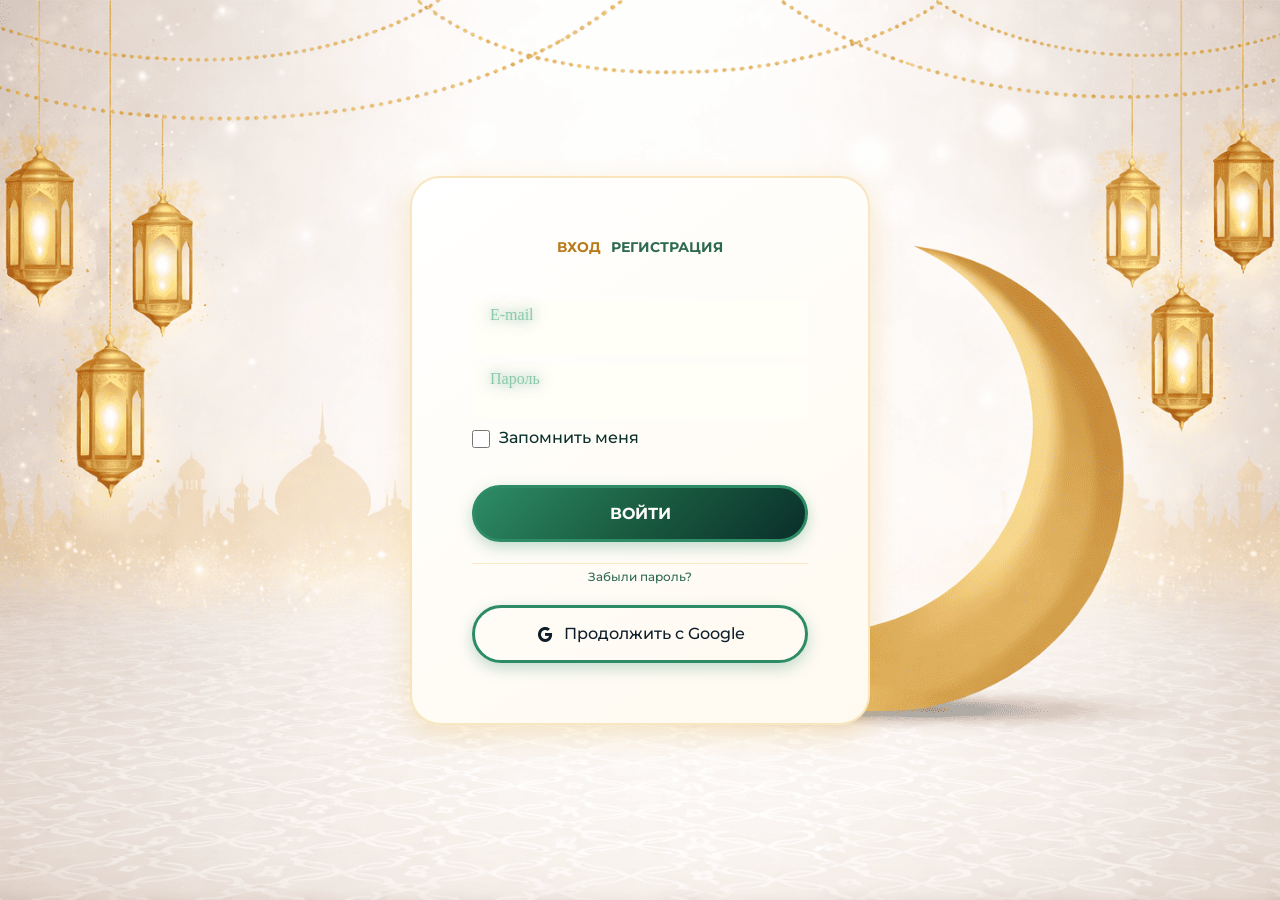
<file: login.html>
<!DOCTYPE html>
<html lang="ru">
<head>
    <meta charset="UTF-8">
    <meta name="viewport" content="width=device-width, initial-scale=1.0, viewport-fit=cover">

    <!-- Для iOS -->
    <meta name="apple-mobile-web-app-capable" content="yes">
    <meta name="apple-mobile-web-app-status-bar-style" content="black-translucent">
    
    <!-- Для Android -->
    <meta name="theme-color" content="#3da87a" media="(prefers-color-scheme: light)">
    <meta name="theme-color" content="#3da87a" media="(prefers-color-scheme: dark)">

    <title>Онлайн-интенсив по наращиванию ресниц</title>

    <!-- Favicon -->
    <link rel="icon" type="image/png" href="./images/icons/favicon-96x96.png" sizes="96x96" />
    <link rel="icon" type="image/svg+xml" href="./images/icons/favicon.svg" />
    <link rel="shortcut icon" href="./images/icons/favicon.ico" />
    <link rel="apple-touch-icon" sizes="180x180" href="./images/icons/apple-touch-icon.png" />
    <link rel="manifest" href="./images/icons/site.webmanifest" />

    <link href='https://unpkg.com/boxicons@2.1.4/css/boxicons.min.css' rel='stylesheet'>
    
    <link rel="stylesheet" href="css/style.css">
    <link rel="stylesheet" href="css/media.css">
</head>
<body>
    <form action="/submit" class="form" method="POST" novalidate>
        <div class="form__container">

            <div class="form__tabs">
                <a href="login.html" class="form__tab form__tab--active">Вход</a>
                <a href="registration.html" class="form__tab">Регистрация</a>
            </div>
                
            <div class="form__container--group">

                <div class="form__field">
                    <label for="email" class="label">E-mail</label>
                    <input type="email" id="email" name="email" required>
                </div>

                <div class="form__field">
                    <label for="password" class="label">Пароль</label>
                    <input type="password" id="password" name="password" required>
                </div>

                <label for="remember-me" class="remember__me"><input type="checkbox" id="remember-me" name="remember-me" required class="checkbox">Запомнить меня</label>
            </div>

            <button type="submit" class="btn__register">Войти</button>

            <hr class="hr">
            <a href="#" class="forgot__password">Забыли пароль?</a>

            <a href="#" class="btn__continue"><i class='bx bxl-google'></i>Продолжить с Google</a>
        </div>
    </form>
</body>
</html>
</file>
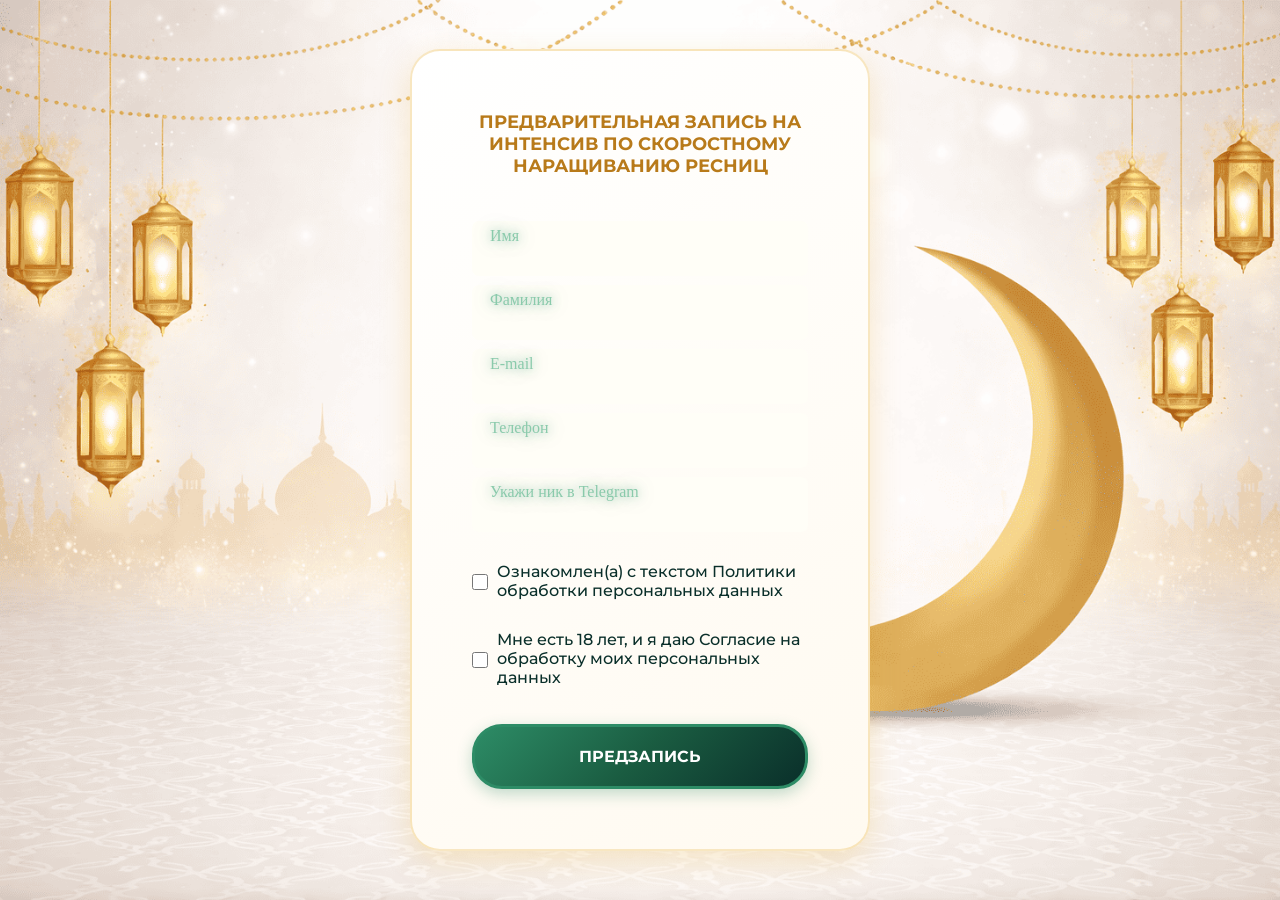
<file: pre_recording.html>
<!DOCTYPE html>
<html lang="ru">
<head>
    <meta charset="UTF-8">
    <meta name="viewport" content="width=device-width, initial-scale=1.0, viewport-fit=cover">

    <!-- Для iOS -->
    <meta name="apple-mobile-web-app-capable" content="yes">
    <meta name="apple-mobile-web-app-status-bar-style" content="black-translucent">
    
    <!-- Для Android -->
    <meta name="theme-color" content="#3da87a" media="(prefers-color-scheme: light)">
    <meta name="theme-color" content="#3da87a" media="(prefers-color-scheme: dark)">

    <title>Онлайн-интенсив по наращиванию ресниц</title>

    <!-- Favicon -->
    <link rel="icon" type="image/png" href="./images/icons/favicon-96x96.png" sizes="96x96" />
    <link rel="icon" type="image/svg+xml" href="./images/icons/favicon.svg" />
    <link rel="shortcut icon" href="./images/icons/favicon.ico" />
    <link rel="apple-touch-icon" sizes="180x180" href="./images/icons/apple-touch-icon.png" />
    <link rel="manifest" href="./images/icons/site.webmanifest" />

    <link href='https://unpkg.com/boxicons@2.1.4/css/boxicons.min.css' rel='stylesheet'>
    
    <link rel="stylesheet" href="css/style.css">
    <link rel="stylesheet" href="css/media.css">
</head>
<body>
    <form class="form" id="pre-recording-form">
    
    <!-- Скрытое поле для тарифа -->
    <input type="hidden" name="tariff" id="tariff-field">
    
    <div class="form__container">
        <div class="form__tabs--recording">
            <h3 class="form__tabs-recording--title">
                Предварительная запись на интенсив по скоростному наращиванию ресниц
            </h3>
        </div>
            
        <div class="form__container--group">
            <div class="form__field">
                <label for="name" class="label">Имя</label>
                <input type="text" id="name" name="name" required>
            </div>

            <div class="form__field">
                <label for="surname" class="label">Фамилия</label>
                <input type="text" id="surname" name="surname" required>
            </div>

            <div class="form__field">
                <label for="email" class="label">E-mail</label>
                <input type="email" id="email" name="email" required>
            </div>

            <div class="form__field">
                <label for="telephone" class="label">Телефон</label>
                <input type="tel" id="telephone" name="telephone" required>
            </div>

            <div class="form__field">
                <label for="telegram-username" class="label">Укажи ник в Telegram</label>
                <input type="text" id="telegram-username" name="telegram_username" required>
            </div>

            <label for="policy-agreement" class="remembers__me">
                <input type="checkbox" id="policy-agreement" name="policy-agreement" required class="checkbox">
                Ознакомлен(а) с текстом Политики обработки персональных данных
            </label>

            <label for="age-agreement" class="remembers__me">
                <input type="checkbox" id="age-agreement" name="age-agreement" required class="checkbox">
                Мне есть 18 лет, и я даю Согласие на обработку моих персональных данных
            </label>
        </div>

        <button type="submit" class="btn__pre--recording" aria-label="pre_recording">Предзапись</button>
    </div>
</form>

<!-- Модалка -->
<div class="modal-overlay" id="success-modal" aria-hidden="true">
    <div class="modal" role="dialog" aria-modal="true" aria-labelledby="modal-title">
        <button class="modal__close" type="button" aria-label="Закрыть">×</button>

        <div class="form__success">
            <h3 class="form__success-title">Заявка принята ✅</h3>
            <p class="form__success-text">Перейдите в Telegram-бота и отправьте код подтверждения:</p>

            <div class="form__code-wrapper">
                <div class="form__code" id="confirm-code">000000</div>
                <a href="https://t.me/Lash_course_bot" target="_blank" class="form__bot-btn">Перейти в бота</a>
            </div>
        </div>
    </div>
</div>

<div id="result-container"></div>

<script src="js/script.js"></script>
<script src="js/modal.js"></script>
</body>
</html>
</file>
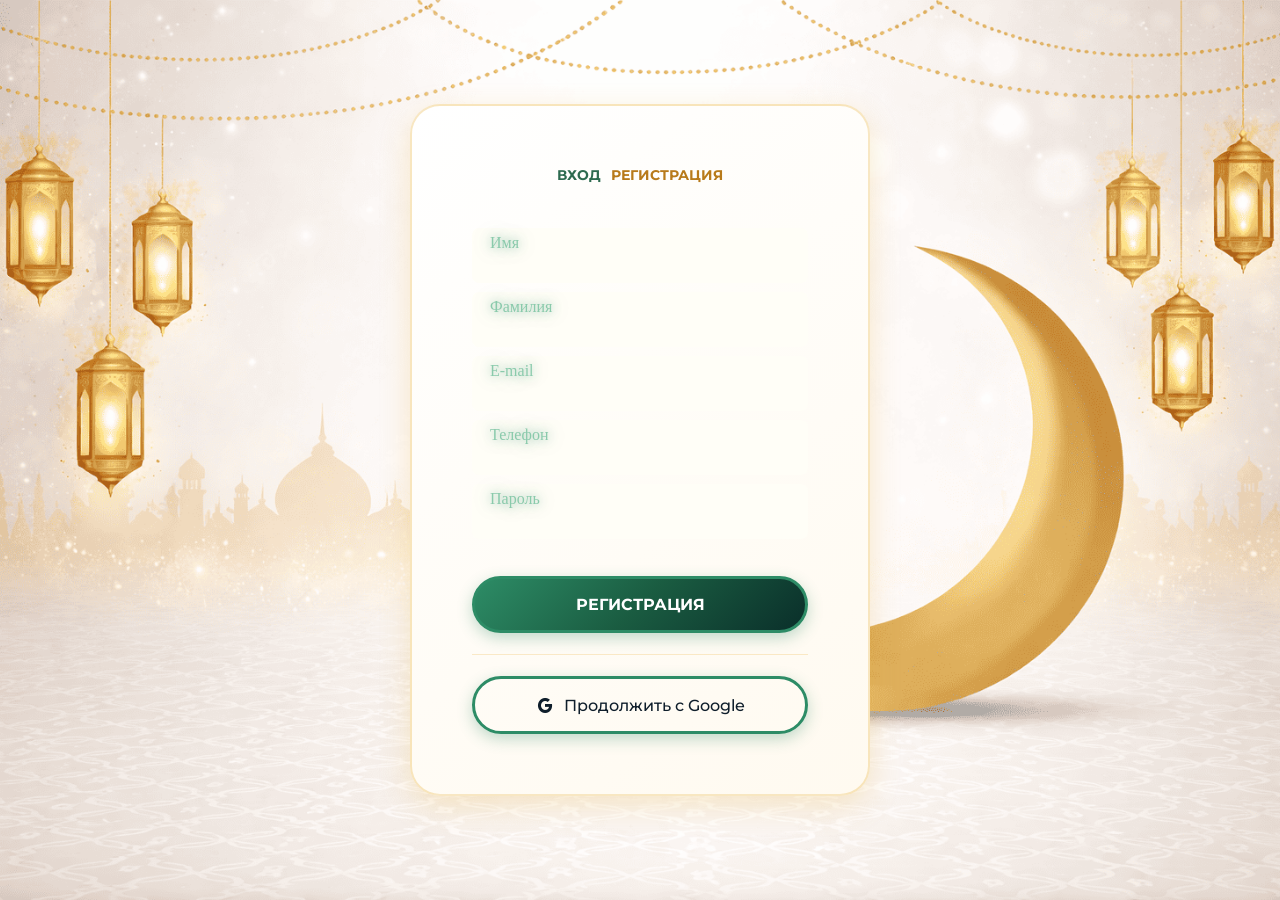
<file: registration.html>
<!DOCTYPE html>
<html lang="ru">
<head>
    <meta charset="UTF-8">
    <meta name="viewport" content="width=device-width, initial-scale=1.0, viewport-fit=cover">

    <!-- Для iOS -->
    <meta name="apple-mobile-web-app-capable" content="yes">
    <meta name="apple-mobile-web-app-status-bar-style" content="black-translucent">
    
    <!-- Для Android -->
    <meta name="theme-color" content="#3da87a" media="(prefers-color-scheme: light)">
    <meta name="theme-color" content="#3da87a" media="(prefers-color-scheme: dark)">

    <title>Онлайн-интенсив по наращиванию ресниц</title>

    <!-- Favicon -->
    <link rel="icon" type="image/png" href="./images/icons/favicon-96x96.png" sizes="96x96" />
    <link rel="icon" type="image/svg+xml" href="./images/icons/favicon.svg" />
    <link rel="shortcut icon" href="./images/icons/favicon.ico" />
    <link rel="apple-touch-icon" sizes="180x180" href="./images/icons/apple-touch-icon.png" />
    <link rel="manifest" href="./images/icons/site.webmanifest" />

    <link href='https://unpkg.com/boxicons@2.1.4/css/boxicons.min.css' rel='stylesheet'>
    
    <link rel="stylesheet" href="css/style.css">
    <link rel="stylesheet" href="css/media.css">
</head>
<body>
    <form action="/submit" class="form" method="POST" novalidate>
        <div class="form__container">

            <div class="form__tabs">
                <a href="login.html" class="form__tab">Вход</a>
                <a href="registration.html" class="form__tab form__tab--active">Регистрация</a>
            </div>
                
            <div class="form__container--group">

                <div class="form__field">
                    <label for="name" class="label">Имя</label>
                    <input type="text" id="name" name="name" required>
                </div>

                <div class="form__field">
                    <label for="surname" class="label">Фамилия</label>
                    <input type="text" id="surname" name="surname" required>
                </div>

                <div class="form__field">
                    <label for="email" class="label">E-mail</label>
                    <input type="email" id="email" name="email" required>
                </div>

                <div class="form__field">
                    <label for="telephone" class="label">Телефон</label>
                    <input type="tel" id="telephone" name="telephone" required>
                </div>

                <div class="form__field">
                    <label for="password" class="label">Пароль</label>
                    <input type="password" id="password" name="password" required>
                </div>
            </div>

            <button type="submit" class="btn__register">Регистрация</button>

            <hr class="hr">

            <a href="#" class="btn__continue"><i class='bx bxl-google'></i>Продолжить с Google</a>
        </div>
    </form>
</body>
</html>
</file>
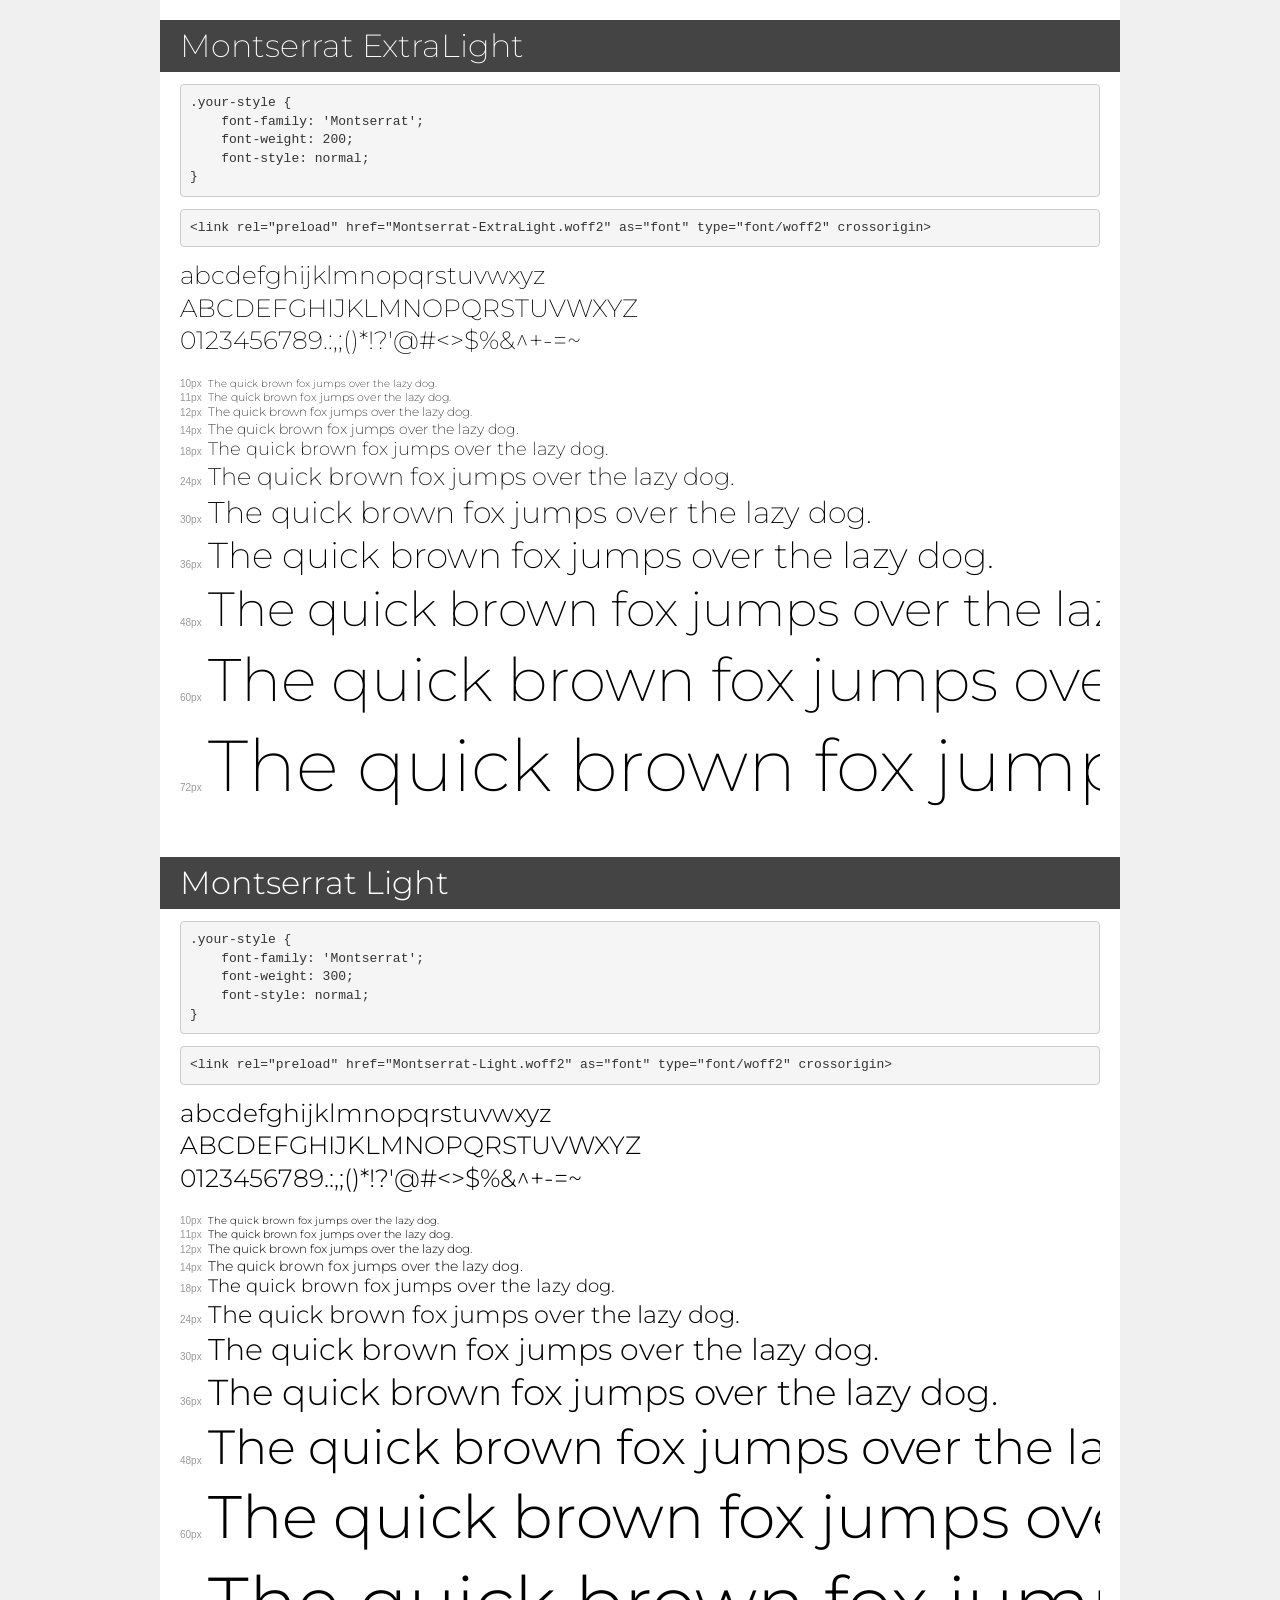
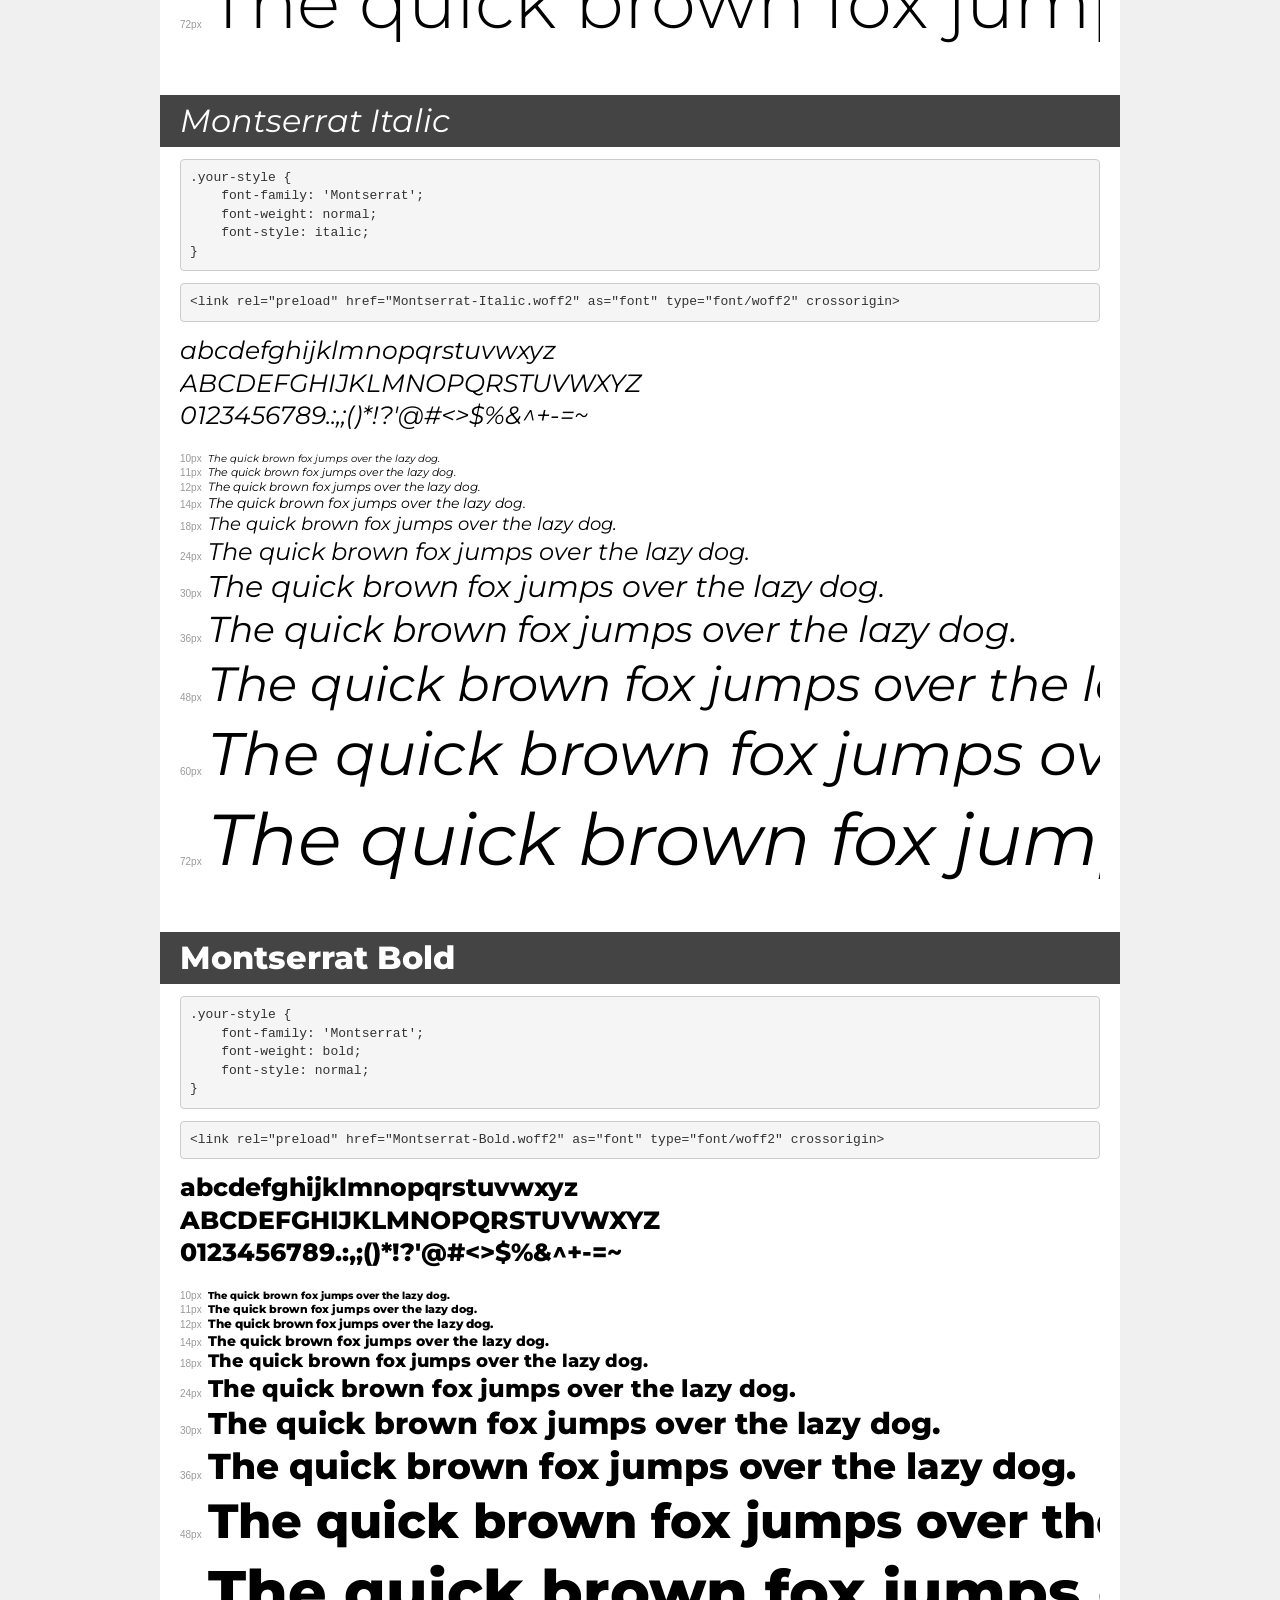
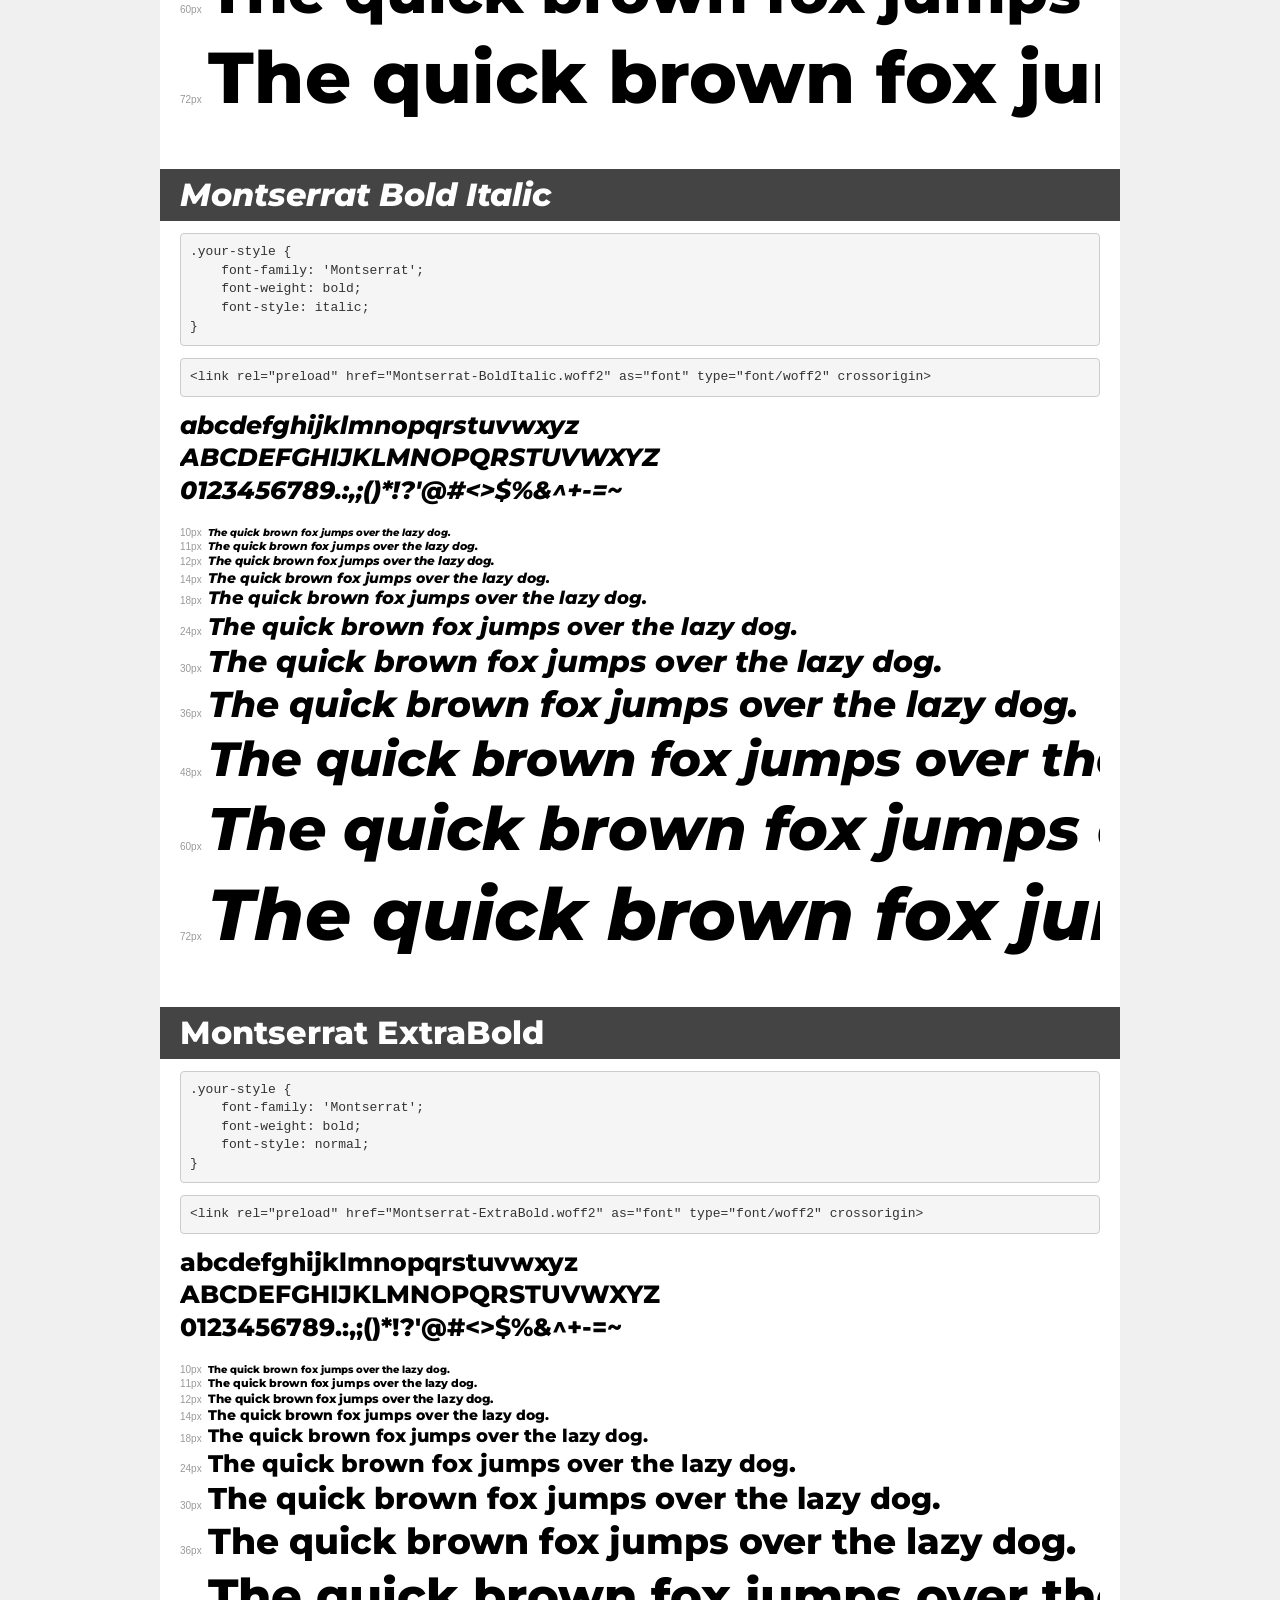
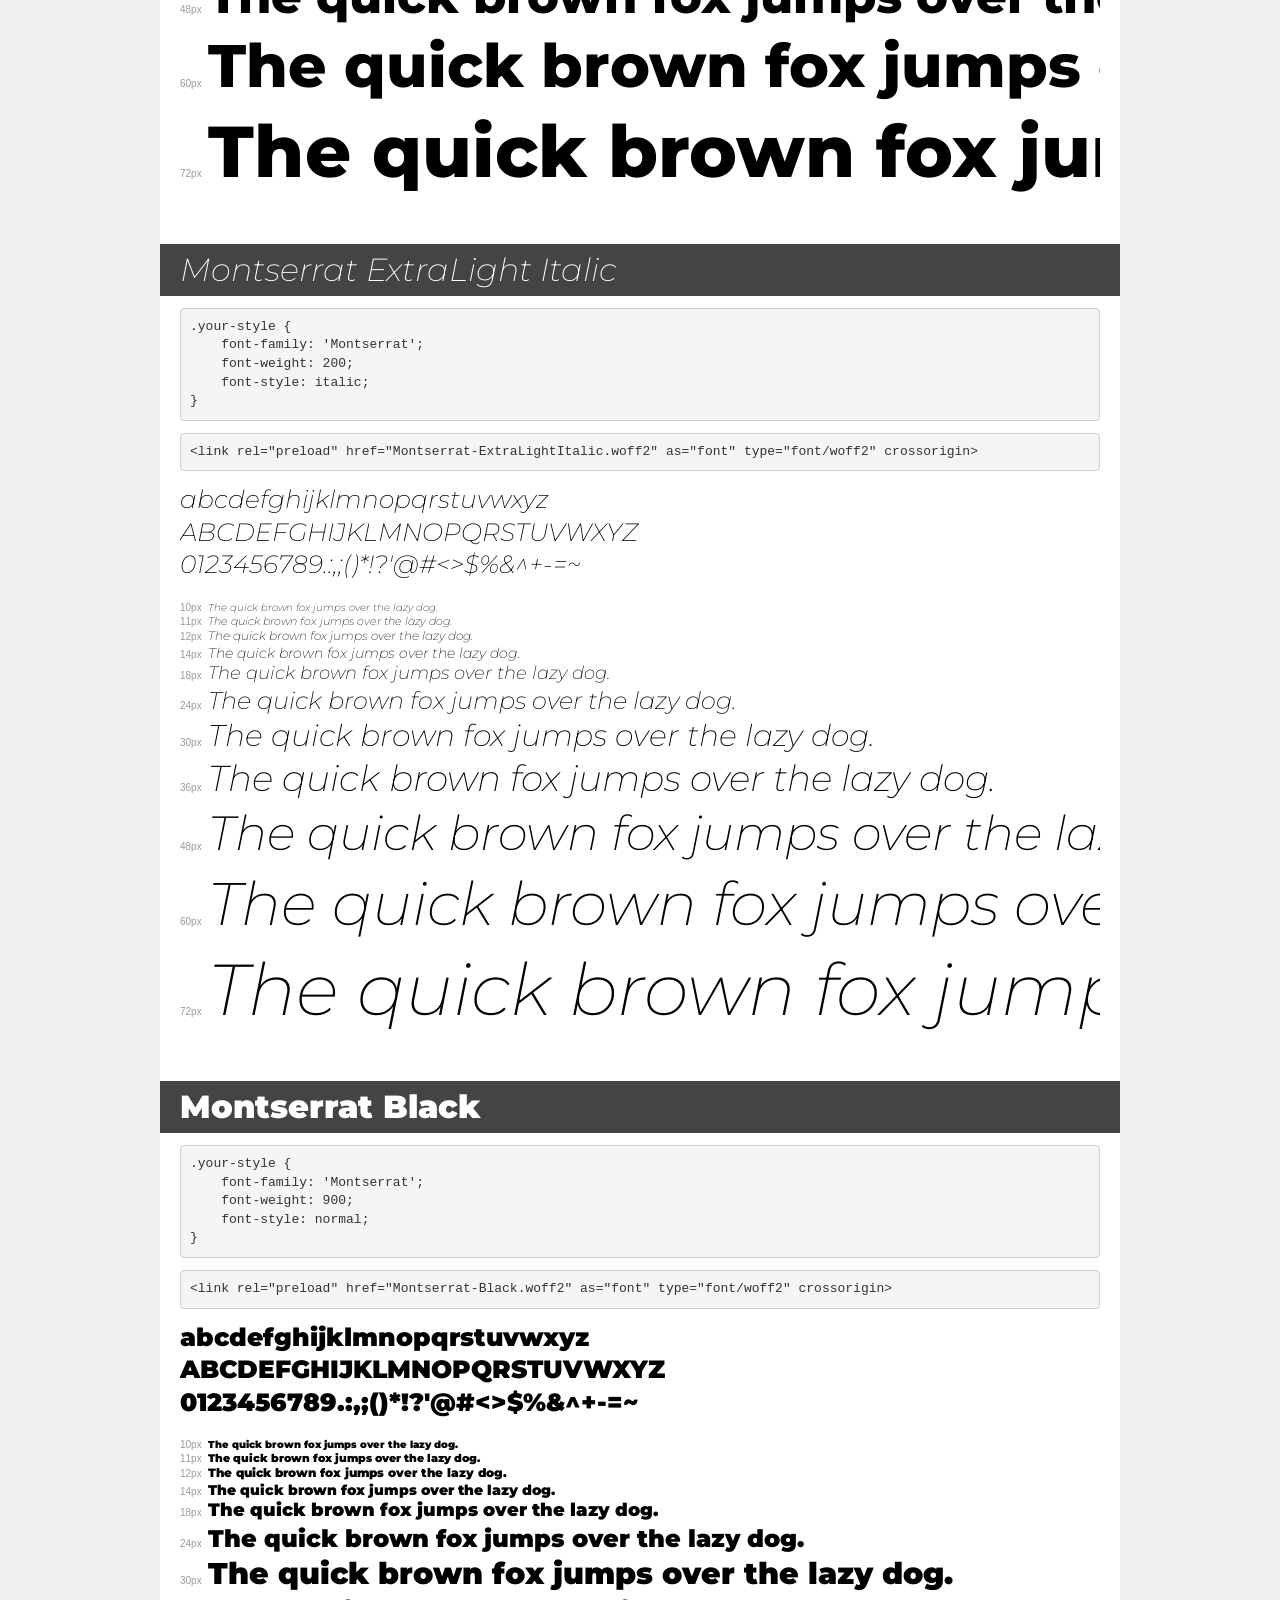
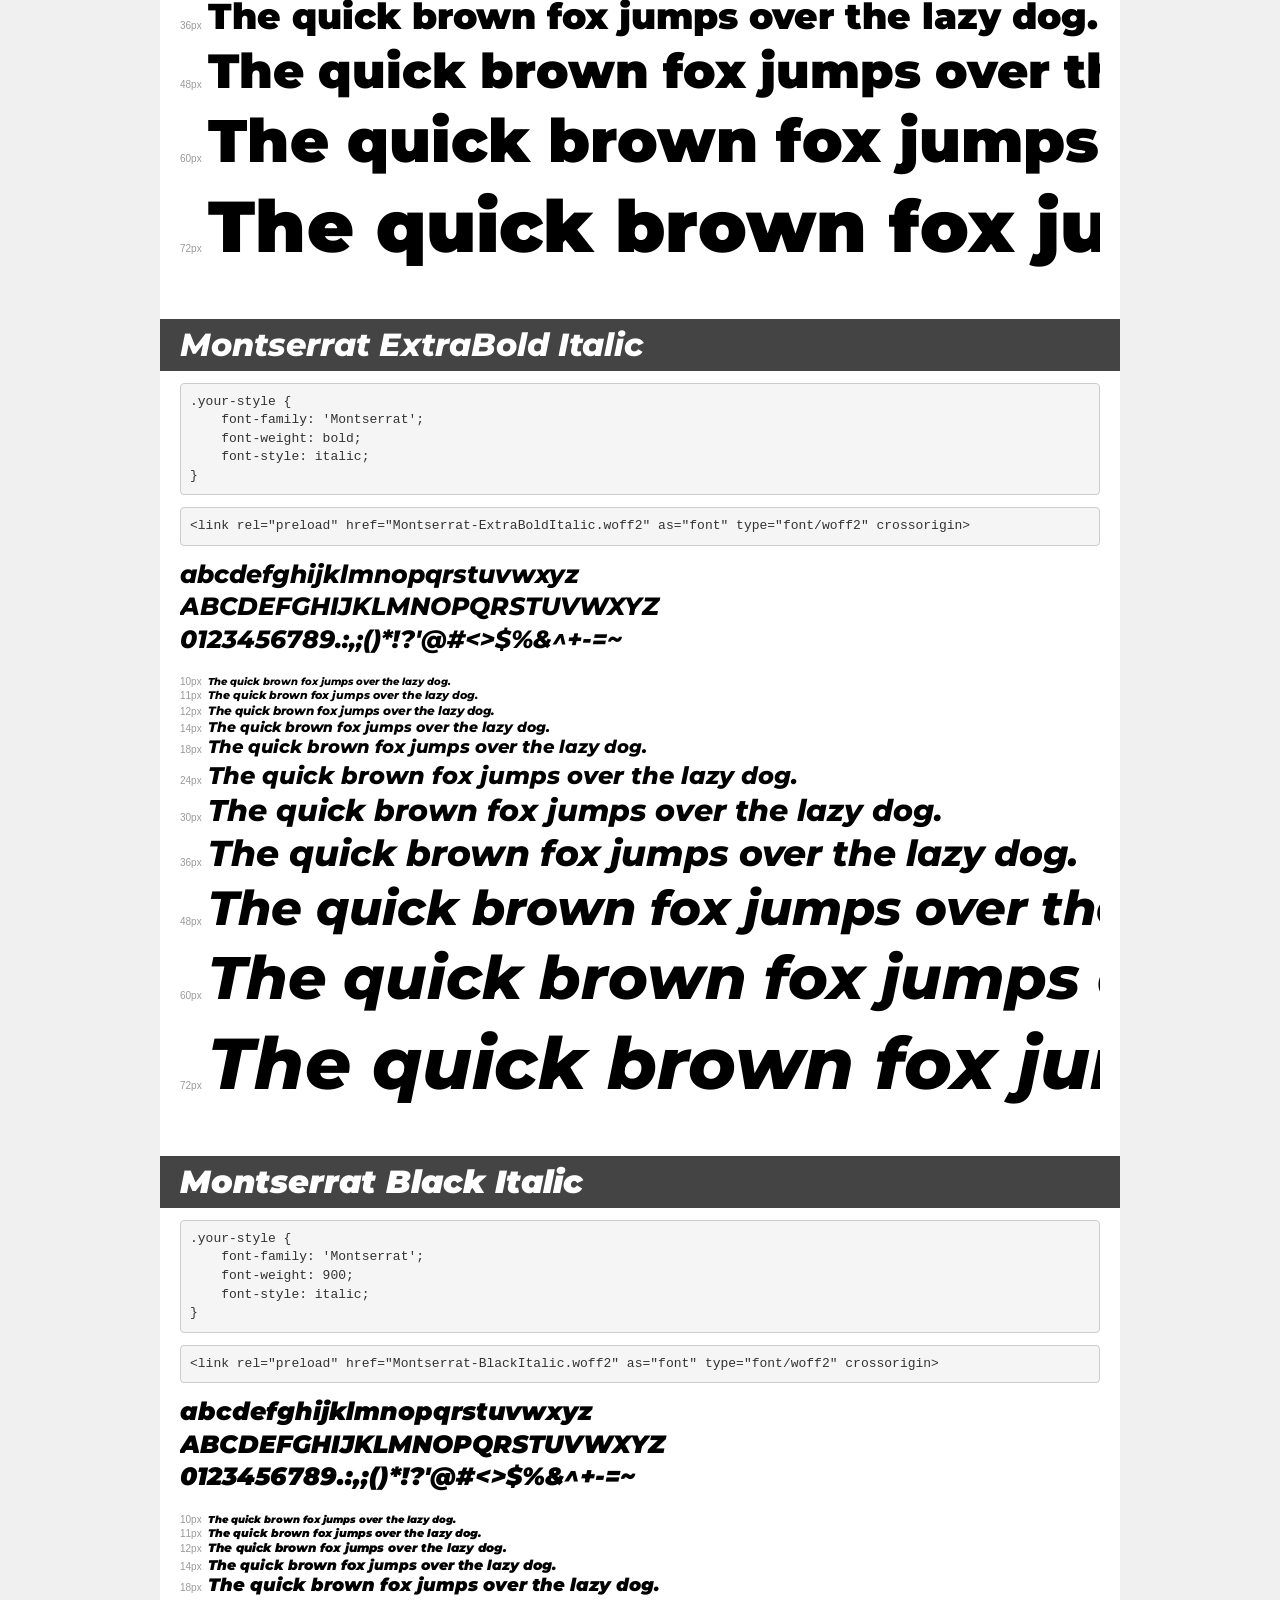
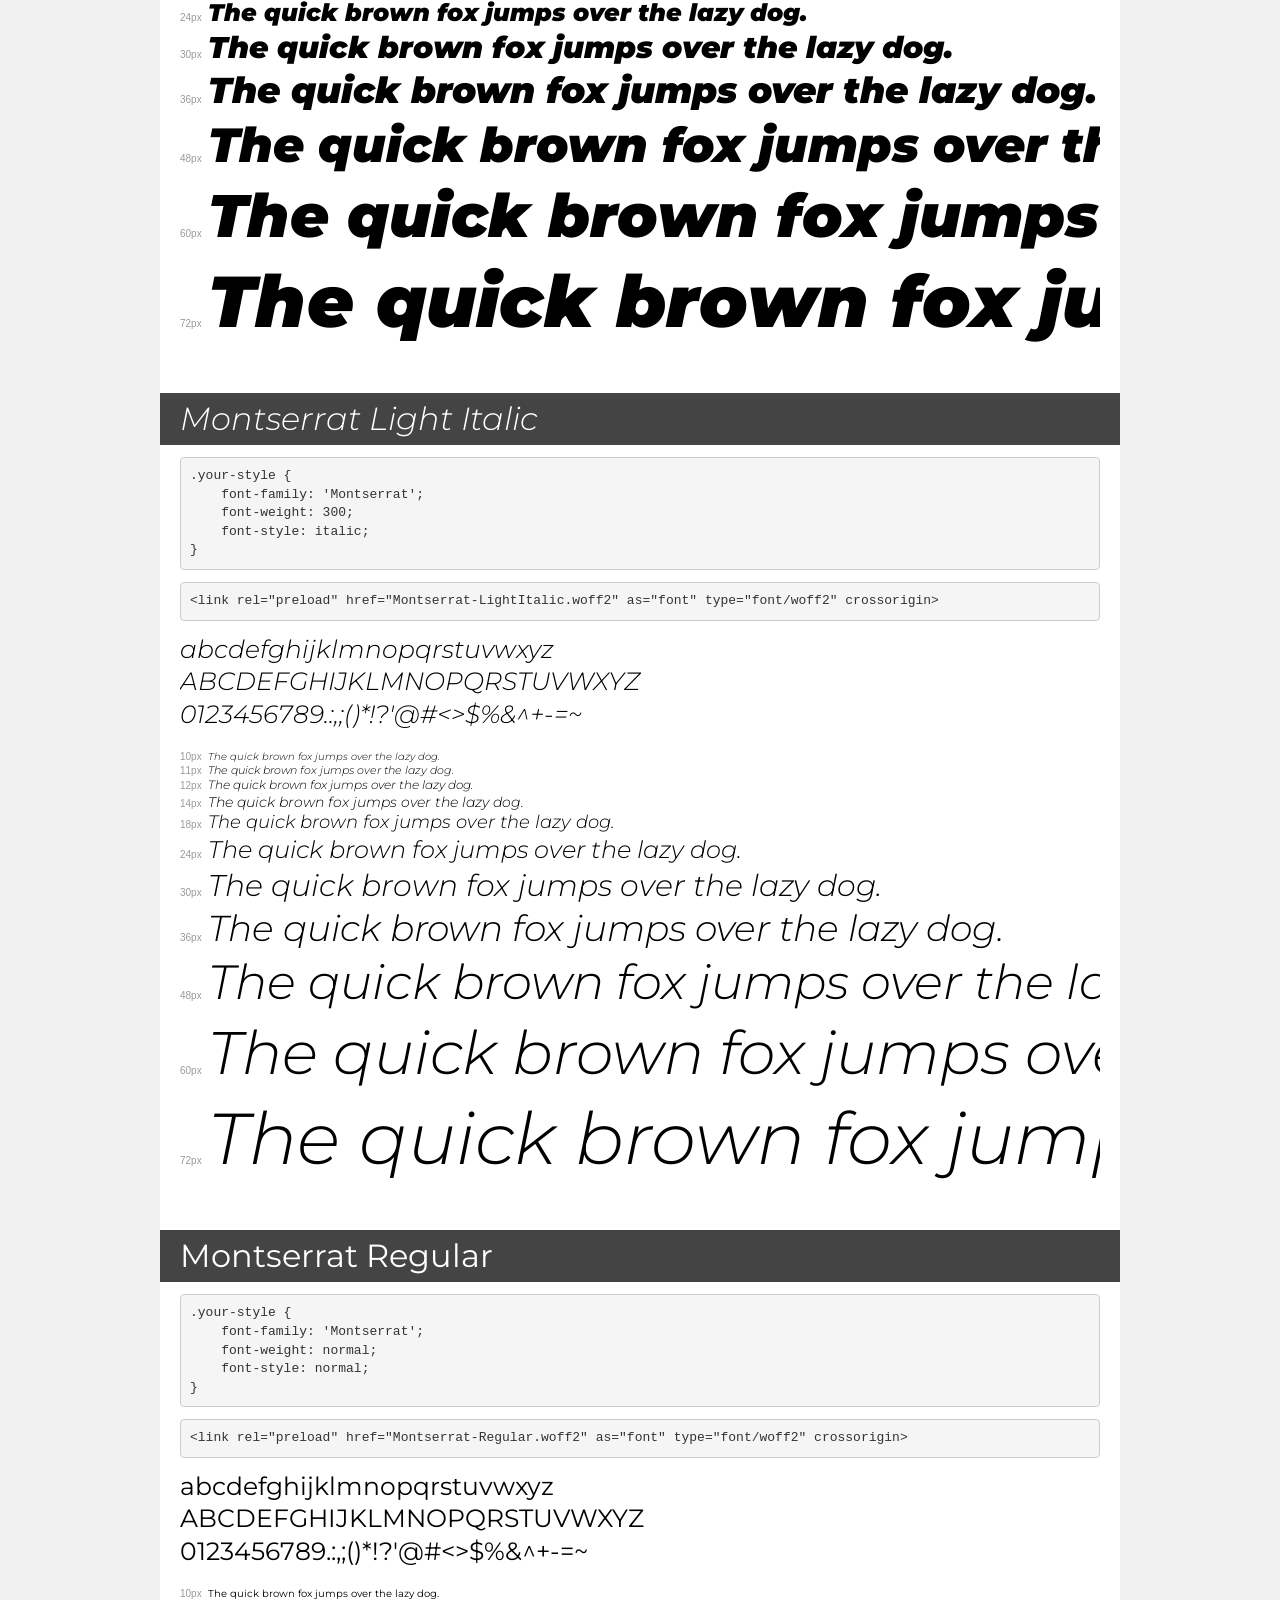
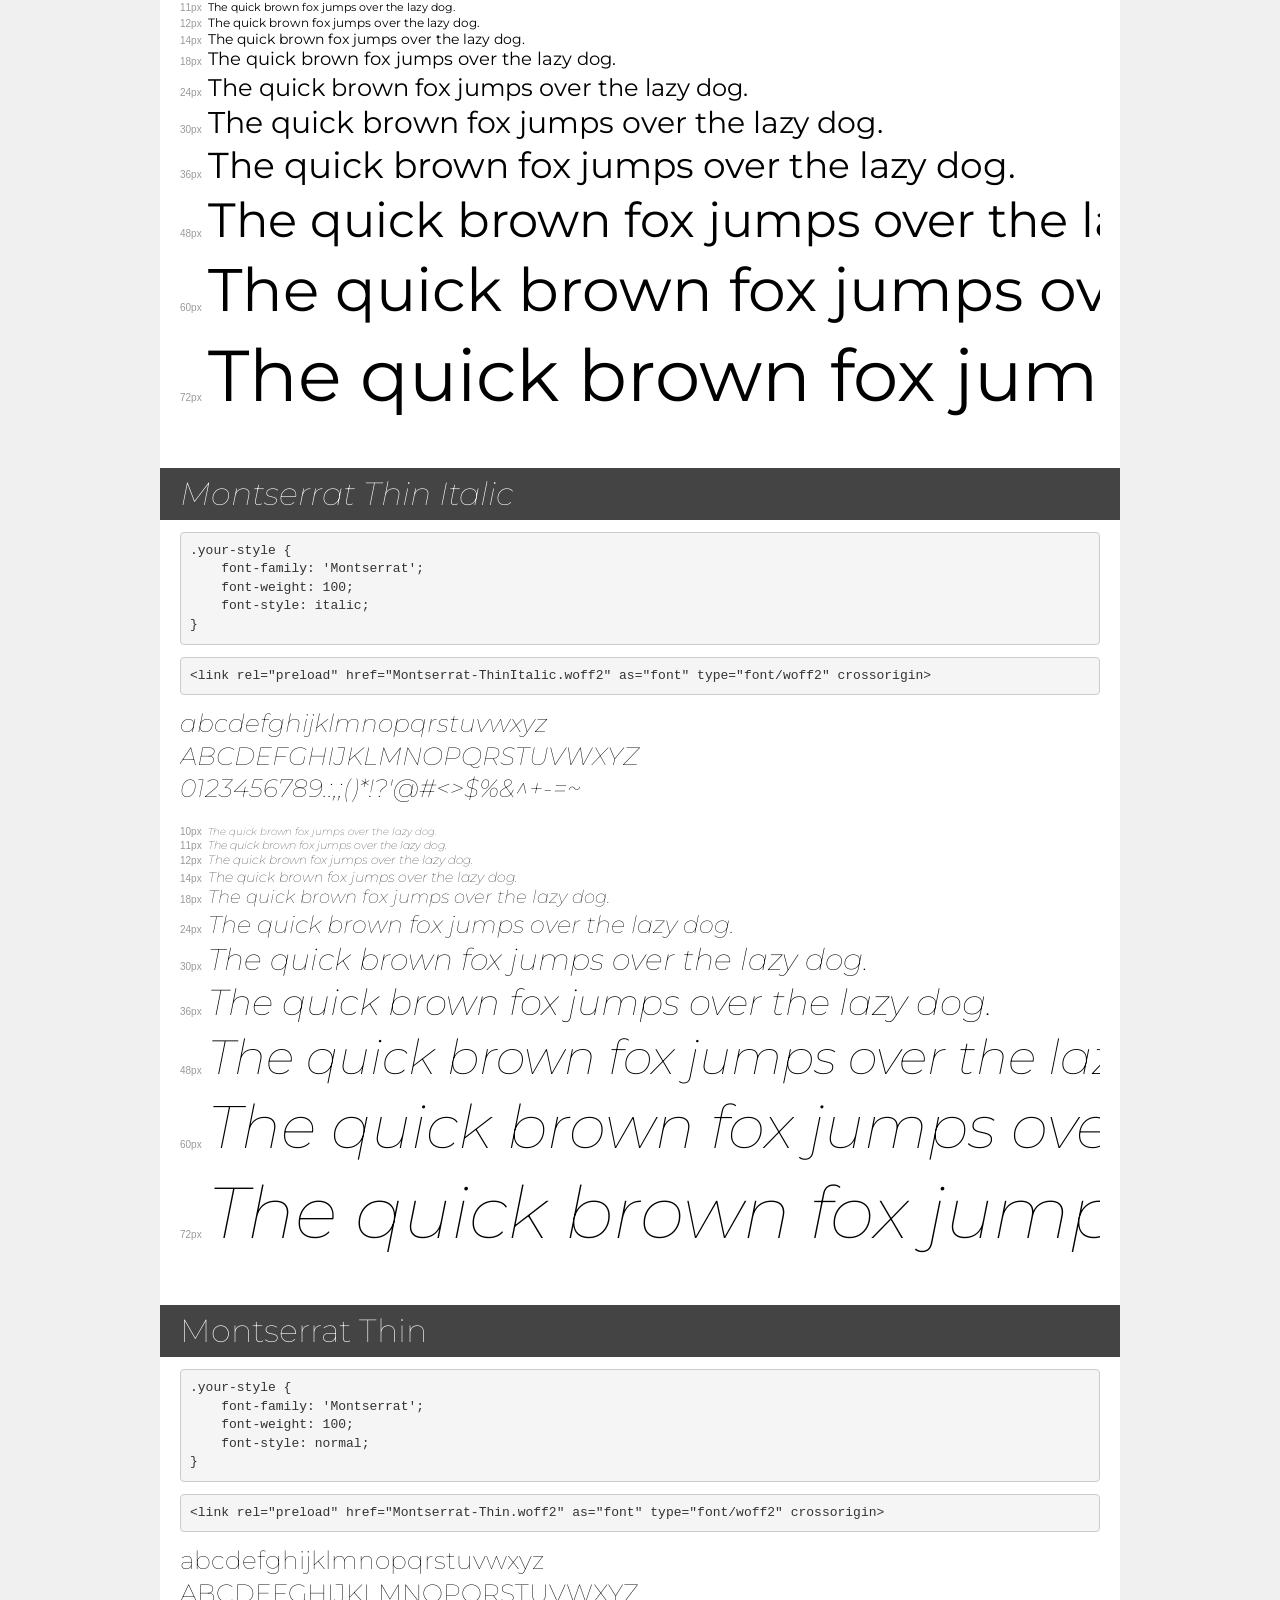
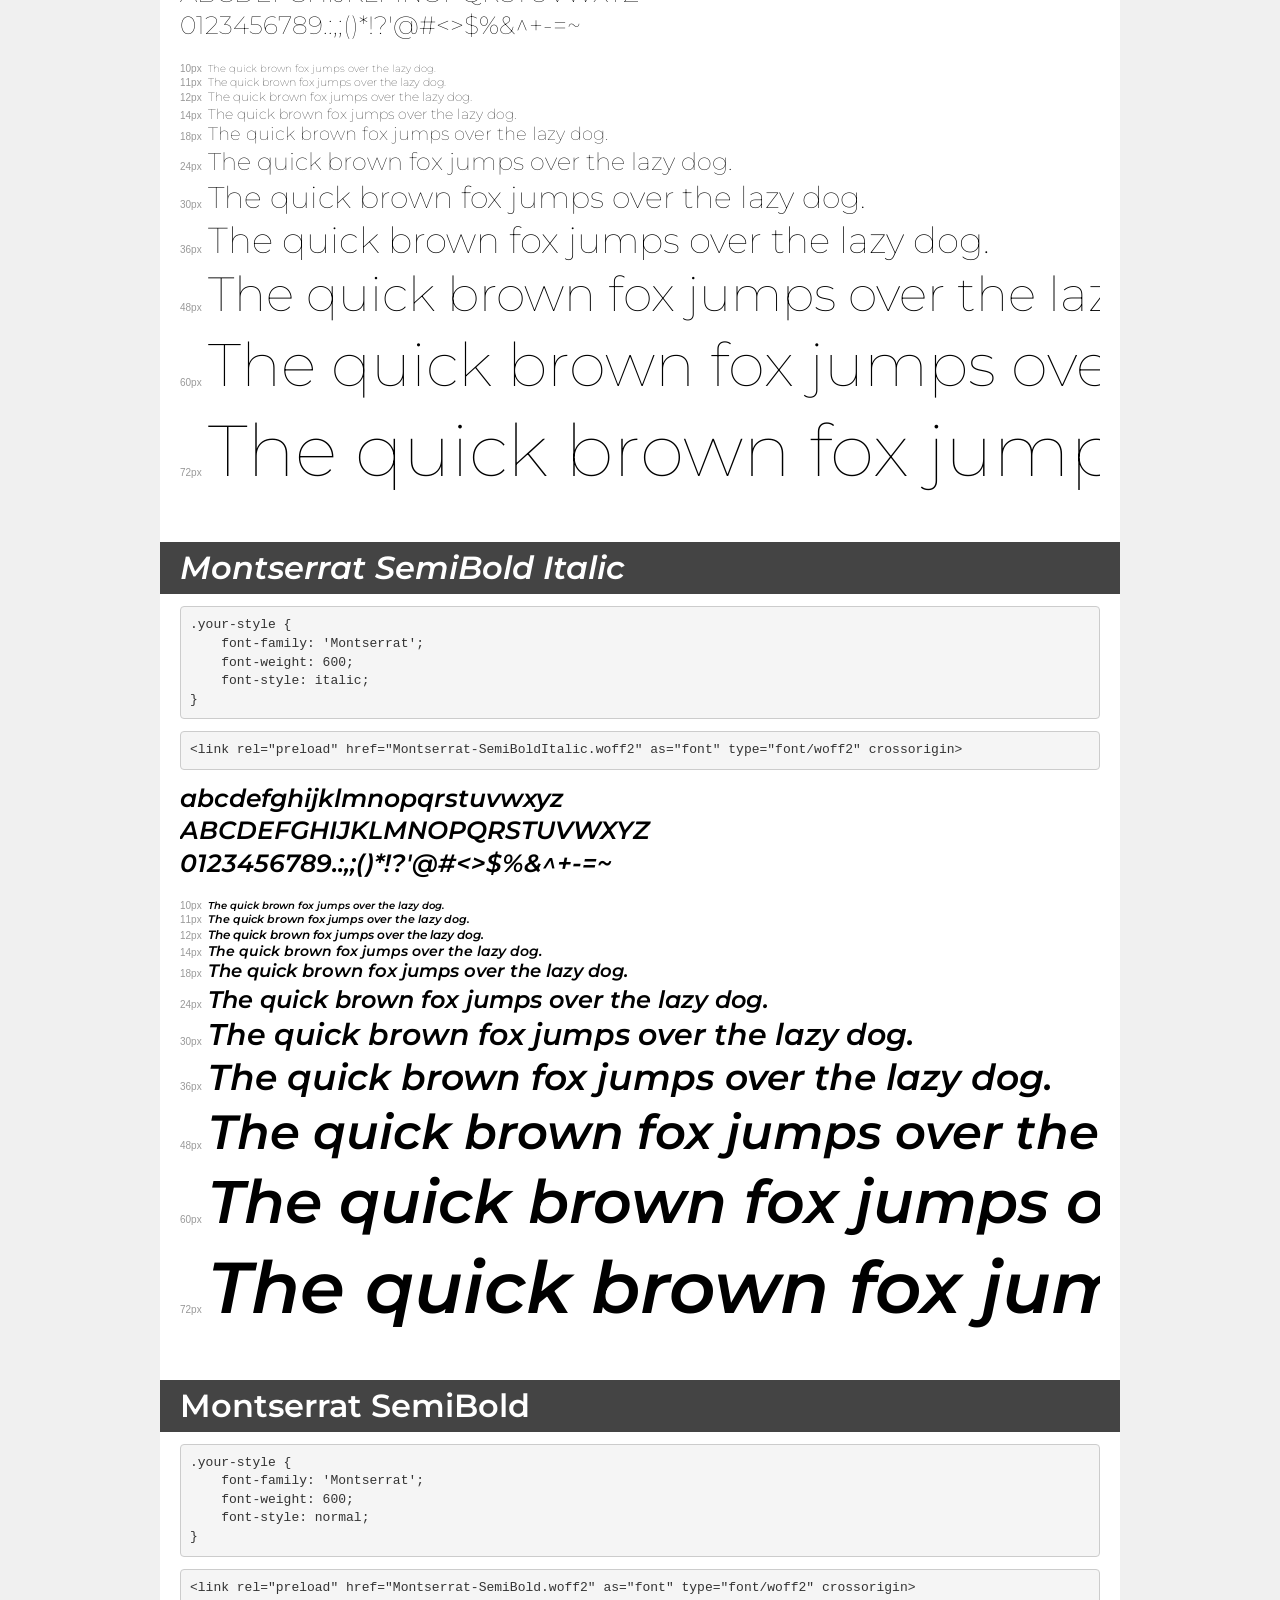
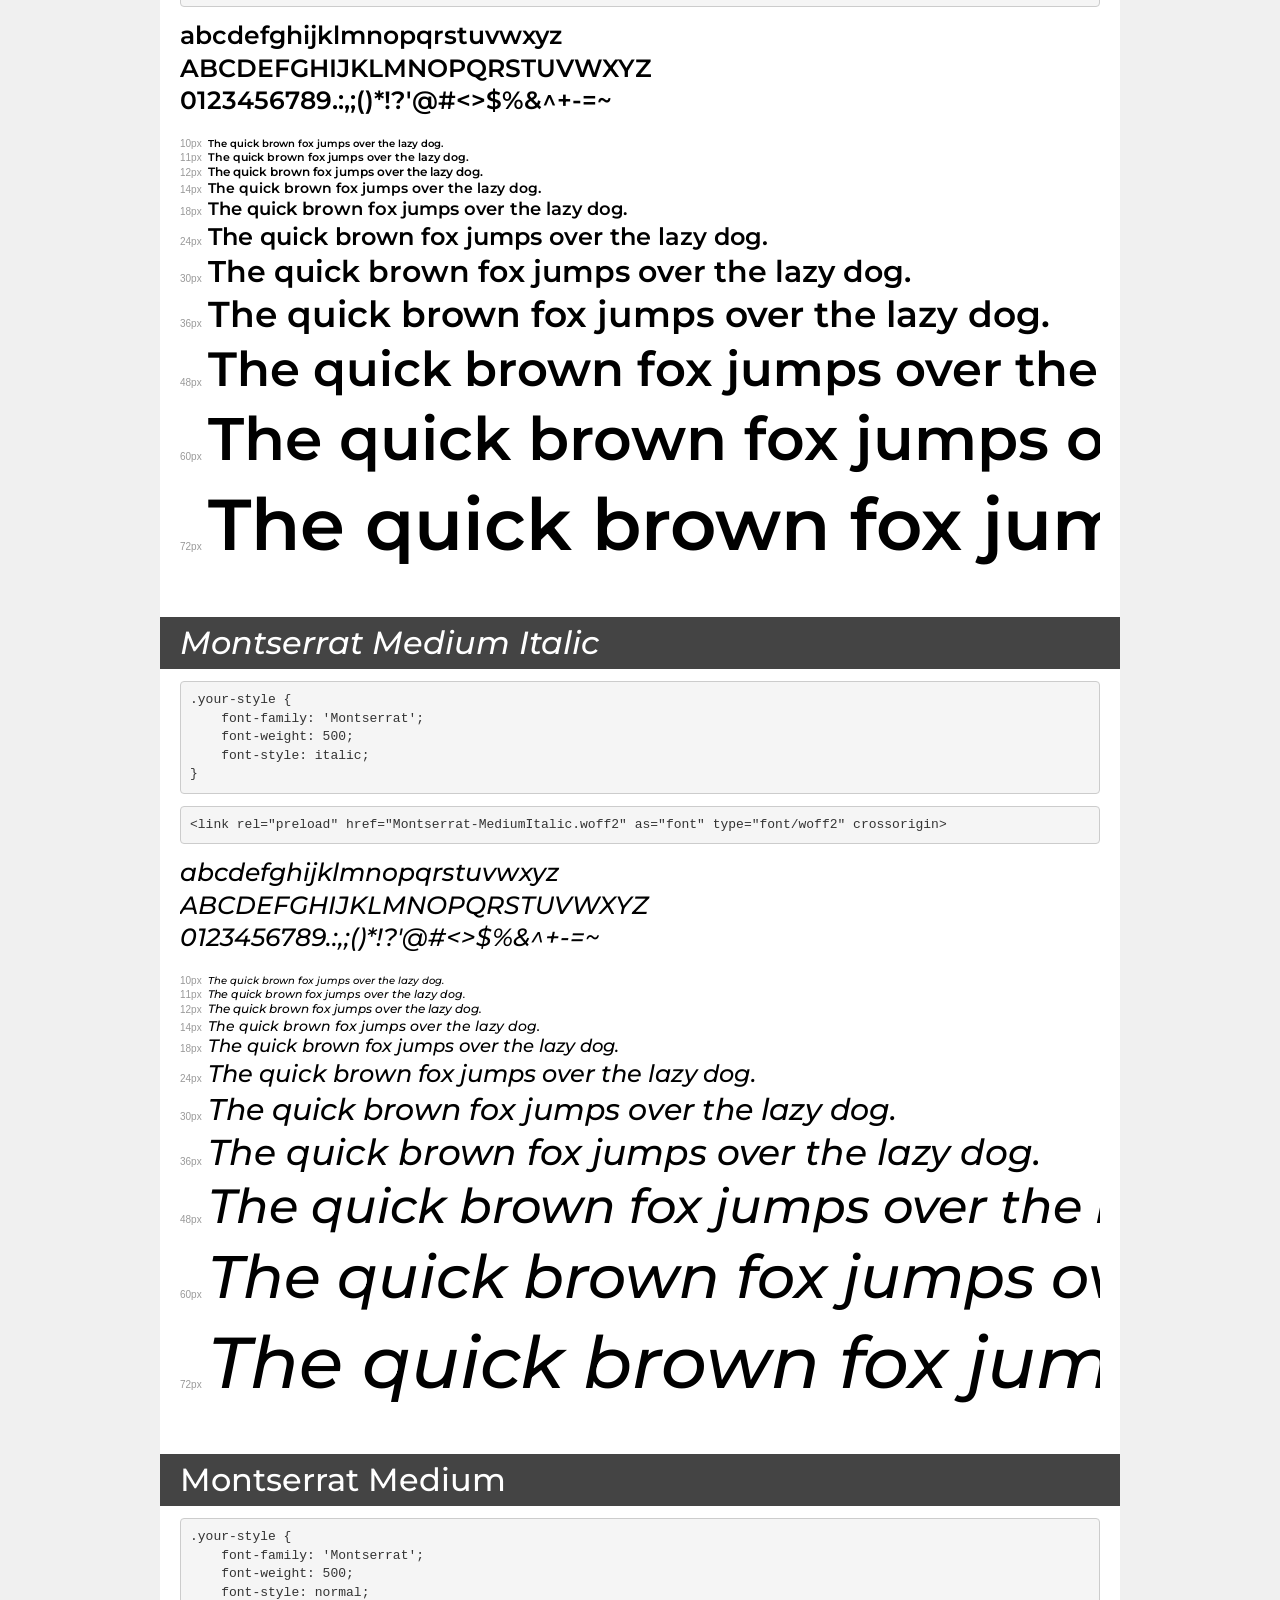
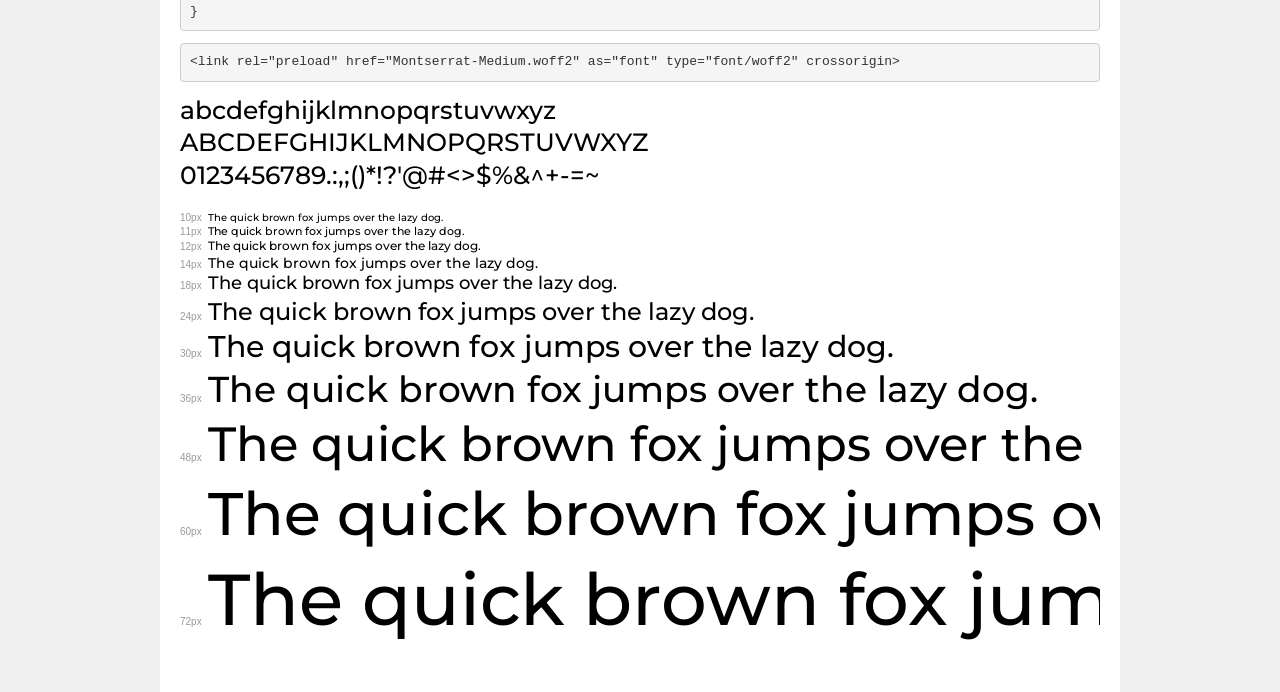
<file: fonts/Montserrat/demo.html>
<!DOCTYPE html>
<html lang="en">
<head>
    <meta charset="utf-8">
    <meta http-equiv="X-UA-Compatible" content="IE=edge">
    <meta name="viewport" content="width=device-width, initial-scale=1">
    <meta name="robots" content="noindex, noarchive">
    <meta name="format-detection" content="telephone=no">
    <title>Transfonter demo</title>
    <link href="stylesheet.css" rel="stylesheet">
    <style>
        /*
        http://meyerweb.com/eric/tools/css/reset/
        v2.0 | 20110126
        License: none (public domain)
        */
        html, body, div, span, applet, object, iframe,
        h1, h2, h3, h4, h5, h6, p, blockquote, pre,
        a, abbr, acronym, address, big, cite, code,
        del, dfn, em, img, ins, kbd, q, s, samp,
        small, strike, strong, sub, sup, tt, var,
        b, u, i, center,
        dl, dt, dd, ol, ul, li,
        fieldset, form, label, legend,
        table, caption, tbody, tfoot, thead, tr, th, td,
        article, aside, canvas, details, embed,
        figure, figcaption, footer, header, hgroup,
        menu, nav, output, ruby, section, summary,
        time, mark, audio, video {
            margin: 0;
            padding: 0;
            border: 0;
            font-size: 100%;
            font: inherit;
            vertical-align: baseline;
        }
        /* HTML5 display-role reset for older browsers */
        article, aside, details, figcaption, figure,
        footer, header, hgroup, menu, nav, section {
            display: block;
        }
        body {
            line-height: 1;
        }
        ol, ul {
            list-style: none;
        }
        blockquote, q {
            quotes: none;
        }
        blockquote:before, blockquote:after,
        q:before, q:after {
            content: '';
            content: none;
        }
        table {
            border-collapse: collapse;
            border-spacing: 0;
        }
        /* demo styles */
        body {
            background: #f0f0f0;
            color: #000;
        }
        .page {
            background: #fff;
            width: 920px;
            margin: 0 auto;
            padding: 20px 20px 0 20px;
            overflow: hidden;
        }
        .font-container {
            overflow-x: auto;
            overflow-y: hidden;
            margin-bottom: 40px;
            line-height: 1.3;
            white-space: nowrap;
            padding-bottom: 5px;
        }
        h1 {
            position: relative;
            background: #444;
            font-size: 32px;
            color: #fff;
            padding: 10px 20px;
            margin: 0 -20px 12px -20px;
        }
        .letters {
            font-size: 25px;
            margin-bottom: 20px;
        }
        .s10:before {
            content: '10px';
        }
        .s11:before {
            content: '11px';
        }
        .s12:before {
            content: '12px';
        }
        .s14:before {
            content: '14px';
        }
        .s18:before {
            content: '18px';
        }
        .s24:before {
            content: '24px';
        }
        .s30:before {
            content: '30px';
        }
        .s36:before {
            content: '36px';
        }
        .s48:before {
            content: '48px';
        }
        .s60:before {
            content: '60px';
        }
        .s72:before {
            content: '72px';
        }
        .s10:before, .s11:before, .s12:before, .s14:before,
        .s18:before, .s24:before, .s30:before, .s36:before,
        .s48:before, .s60:before, .s72:before {
            font-family: Arial, sans-serif;
            font-size: 10px;
            font-weight: normal;
            font-style: normal;
            color: #999;
            padding-right: 6px;
        }
        pre {
            display: block;
            padding: 9px;
            margin: 0 0 12px;
            font-family: Monaco, Menlo, Consolas, "Courier New", monospace;
            font-size: 13px;
            line-height: 1.428571429;
            color: #333;
            font-weight: normal;
            font-style: normal;
            background-color: #f5f5f5;
            border: 1px solid #ccc;
            overflow-x: auto;
            border-radius: 4px;
        }
        /* responsive */
        @media (max-width: 959px) {
            .page {
                width: auto;
                margin: 0;
            }
        }
    </style>
</head>
<body>
<div class="page">
    <div class="demo">
        <h1 style="font-family: 'Montserrat'; font-weight: 200; font-style: normal;">Montserrat ExtraLight</h1>
        <pre title="Usage">.your-style {
    font-family: 'Montserrat';
    font-weight: 200;
    font-style: normal;
}</pre>
        <pre title="Preload (optional)">
&lt;link rel=&quot;preload&quot; href=&quot;Montserrat-ExtraLight.woff2&quot; as=&quot;font&quot; type=&quot;font/woff2&quot; crossorigin&gt;</pre>
        <div class="font-container" style="font-family: 'Montserrat'; font-weight: 200; font-style: normal;">
            <p class="letters">
                abcdefghijklmnopqrstuvwxyz<br>
ABCDEFGHIJKLMNOPQRSTUVWXYZ<br>
                0123456789.:,;()*!?'@#&lt;&gt;$%&^+-=~
            </p>
            <p class="s10" style="font-size: 10px;">The quick brown fox jumps over the lazy dog.</p>
            <p class="s11" style="font-size: 11px;">The quick brown fox jumps over the lazy dog.</p>
            <p class="s12" style="font-size: 12px;">The quick brown fox jumps over the lazy dog.</p>
            <p class="s14" style="font-size: 14px;">The quick brown fox jumps over the lazy dog.</p>
            <p class="s18" style="font-size: 18px;">The quick brown fox jumps over the lazy dog.</p>
            <p class="s24" style="font-size: 24px;">The quick brown fox jumps over the lazy dog.</p>
            <p class="s30" style="font-size: 30px;">The quick brown fox jumps over the lazy dog.</p>
            <p class="s36" style="font-size: 36px;">The quick brown fox jumps over the lazy dog.</p>
            <p class="s48" style="font-size: 48px;">The quick brown fox jumps over the lazy dog.</p>
            <p class="s60" style="font-size: 60px;">The quick brown fox jumps over the lazy dog.</p>
            <p class="s72" style="font-size: 72px;">The quick brown fox jumps over the lazy dog.</p>
        </div>
    </div>

    <div class="demo">
        <h1 style="font-family: 'Montserrat'; font-weight: 300; font-style: normal;">Montserrat Light</h1>
        <pre title="Usage">.your-style {
    font-family: 'Montserrat';
    font-weight: 300;
    font-style: normal;
}</pre>
        <pre title="Preload (optional)">
&lt;link rel=&quot;preload&quot; href=&quot;Montserrat-Light.woff2&quot; as=&quot;font&quot; type=&quot;font/woff2&quot; crossorigin&gt;</pre>
        <div class="font-container" style="font-family: 'Montserrat'; font-weight: 300; font-style: normal;">
            <p class="letters">
                abcdefghijklmnopqrstuvwxyz<br>
ABCDEFGHIJKLMNOPQRSTUVWXYZ<br>
                0123456789.:,;()*!?'@#&lt;&gt;$%&^+-=~
            </p>
            <p class="s10" style="font-size: 10px;">The quick brown fox jumps over the lazy dog.</p>
            <p class="s11" style="font-size: 11px;">The quick brown fox jumps over the lazy dog.</p>
            <p class="s12" style="font-size: 12px;">The quick brown fox jumps over the lazy dog.</p>
            <p class="s14" style="font-size: 14px;">The quick brown fox jumps over the lazy dog.</p>
            <p class="s18" style="font-size: 18px;">The quick brown fox jumps over the lazy dog.</p>
            <p class="s24" style="font-size: 24px;">The quick brown fox jumps over the lazy dog.</p>
            <p class="s30" style="font-size: 30px;">The quick brown fox jumps over the lazy dog.</p>
            <p class="s36" style="font-size: 36px;">The quick brown fox jumps over the lazy dog.</p>
            <p class="s48" style="font-size: 48px;">The quick brown fox jumps over the lazy dog.</p>
            <p class="s60" style="font-size: 60px;">The quick brown fox jumps over the lazy dog.</p>
            <p class="s72" style="font-size: 72px;">The quick brown fox jumps over the lazy dog.</p>
        </div>
    </div>

    <div class="demo">
        <h1 style="font-family: 'Montserrat'; font-weight: normal; font-style: italic;">Montserrat Italic</h1>
        <pre title="Usage">.your-style {
    font-family: 'Montserrat';
    font-weight: normal;
    font-style: italic;
}</pre>
        <pre title="Preload (optional)">
&lt;link rel=&quot;preload&quot; href=&quot;Montserrat-Italic.woff2&quot; as=&quot;font&quot; type=&quot;font/woff2&quot; crossorigin&gt;</pre>
        <div class="font-container" style="font-family: 'Montserrat'; font-weight: normal; font-style: italic;">
            <p class="letters">
                abcdefghijklmnopqrstuvwxyz<br>
ABCDEFGHIJKLMNOPQRSTUVWXYZ<br>
                0123456789.:,;()*!?'@#&lt;&gt;$%&^+-=~
            </p>
            <p class="s10" style="font-size: 10px;">The quick brown fox jumps over the lazy dog.</p>
            <p class="s11" style="font-size: 11px;">The quick brown fox jumps over the lazy dog.</p>
            <p class="s12" style="font-size: 12px;">The quick brown fox jumps over the lazy dog.</p>
            <p class="s14" style="font-size: 14px;">The quick brown fox jumps over the lazy dog.</p>
            <p class="s18" style="font-size: 18px;">The quick brown fox jumps over the lazy dog.</p>
            <p class="s24" style="font-size: 24px;">The quick brown fox jumps over the lazy dog.</p>
            <p class="s30" style="font-size: 30px;">The quick brown fox jumps over the lazy dog.</p>
            <p class="s36" style="font-size: 36px;">The quick brown fox jumps over the lazy dog.</p>
            <p class="s48" style="font-size: 48px;">The quick brown fox jumps over the lazy dog.</p>
            <p class="s60" style="font-size: 60px;">The quick brown fox jumps over the lazy dog.</p>
            <p class="s72" style="font-size: 72px;">The quick brown fox jumps over the lazy dog.</p>
        </div>
    </div>

    <div class="demo">
        <h1 style="font-family: 'Montserrat'; font-weight: bold; font-style: normal;">Montserrat Bold</h1>
        <pre title="Usage">.your-style {
    font-family: 'Montserrat';
    font-weight: bold;
    font-style: normal;
}</pre>
        <pre title="Preload (optional)">
&lt;link rel=&quot;preload&quot; href=&quot;Montserrat-Bold.woff2&quot; as=&quot;font&quot; type=&quot;font/woff2&quot; crossorigin&gt;</pre>
        <div class="font-container" style="font-family: 'Montserrat'; font-weight: bold; font-style: normal;">
            <p class="letters">
                abcdefghijklmnopqrstuvwxyz<br>
ABCDEFGHIJKLMNOPQRSTUVWXYZ<br>
                0123456789.:,;()*!?'@#&lt;&gt;$%&^+-=~
            </p>
            <p class="s10" style="font-size: 10px;">The quick brown fox jumps over the lazy dog.</p>
            <p class="s11" style="font-size: 11px;">The quick brown fox jumps over the lazy dog.</p>
            <p class="s12" style="font-size: 12px;">The quick brown fox jumps over the lazy dog.</p>
            <p class="s14" style="font-size: 14px;">The quick brown fox jumps over the lazy dog.</p>
            <p class="s18" style="font-size: 18px;">The quick brown fox jumps over the lazy dog.</p>
            <p class="s24" style="font-size: 24px;">The quick brown fox jumps over the lazy dog.</p>
            <p class="s30" style="font-size: 30px;">The quick brown fox jumps over the lazy dog.</p>
            <p class="s36" style="font-size: 36px;">The quick brown fox jumps over the lazy dog.</p>
            <p class="s48" style="font-size: 48px;">The quick brown fox jumps over the lazy dog.</p>
            <p class="s60" style="font-size: 60px;">The quick brown fox jumps over the lazy dog.</p>
            <p class="s72" style="font-size: 72px;">The quick brown fox jumps over the lazy dog.</p>
        </div>
    </div>

    <div class="demo">
        <h1 style="font-family: 'Montserrat'; font-weight: bold; font-style: italic;">Montserrat Bold Italic</h1>
        <pre title="Usage">.your-style {
    font-family: 'Montserrat';
    font-weight: bold;
    font-style: italic;
}</pre>
        <pre title="Preload (optional)">
&lt;link rel=&quot;preload&quot; href=&quot;Montserrat-BoldItalic.woff2&quot; as=&quot;font&quot; type=&quot;font/woff2&quot; crossorigin&gt;</pre>
        <div class="font-container" style="font-family: 'Montserrat'; font-weight: bold; font-style: italic;">
            <p class="letters">
                abcdefghijklmnopqrstuvwxyz<br>
ABCDEFGHIJKLMNOPQRSTUVWXYZ<br>
                0123456789.:,;()*!?'@#&lt;&gt;$%&^+-=~
            </p>
            <p class="s10" style="font-size: 10px;">The quick brown fox jumps over the lazy dog.</p>
            <p class="s11" style="font-size: 11px;">The quick brown fox jumps over the lazy dog.</p>
            <p class="s12" style="font-size: 12px;">The quick brown fox jumps over the lazy dog.</p>
            <p class="s14" style="font-size: 14px;">The quick brown fox jumps over the lazy dog.</p>
            <p class="s18" style="font-size: 18px;">The quick brown fox jumps over the lazy dog.</p>
            <p class="s24" style="font-size: 24px;">The quick brown fox jumps over the lazy dog.</p>
            <p class="s30" style="font-size: 30px;">The quick brown fox jumps over the lazy dog.</p>
            <p class="s36" style="font-size: 36px;">The quick brown fox jumps over the lazy dog.</p>
            <p class="s48" style="font-size: 48px;">The quick brown fox jumps over the lazy dog.</p>
            <p class="s60" style="font-size: 60px;">The quick brown fox jumps over the lazy dog.</p>
            <p class="s72" style="font-size: 72px;">The quick brown fox jumps over the lazy dog.</p>
        </div>
    </div>

    <div class="demo">
        <h1 style="font-family: 'Montserrat'; font-weight: bold; font-style: normal;">Montserrat ExtraBold</h1>
        <pre title="Usage">.your-style {
    font-family: 'Montserrat';
    font-weight: bold;
    font-style: normal;
}</pre>
        <pre title="Preload (optional)">
&lt;link rel=&quot;preload&quot; href=&quot;Montserrat-ExtraBold.woff2&quot; as=&quot;font&quot; type=&quot;font/woff2&quot; crossorigin&gt;</pre>
        <div class="font-container" style="font-family: 'Montserrat'; font-weight: bold; font-style: normal;">
            <p class="letters">
                abcdefghijklmnopqrstuvwxyz<br>
ABCDEFGHIJKLMNOPQRSTUVWXYZ<br>
                0123456789.:,;()*!?'@#&lt;&gt;$%&^+-=~
            </p>
            <p class="s10" style="font-size: 10px;">The quick brown fox jumps over the lazy dog.</p>
            <p class="s11" style="font-size: 11px;">The quick brown fox jumps over the lazy dog.</p>
            <p class="s12" style="font-size: 12px;">The quick brown fox jumps over the lazy dog.</p>
            <p class="s14" style="font-size: 14px;">The quick brown fox jumps over the lazy dog.</p>
            <p class="s18" style="font-size: 18px;">The quick brown fox jumps over the lazy dog.</p>
            <p class="s24" style="font-size: 24px;">The quick brown fox jumps over the lazy dog.</p>
            <p class="s30" style="font-size: 30px;">The quick brown fox jumps over the lazy dog.</p>
            <p class="s36" style="font-size: 36px;">The quick brown fox jumps over the lazy dog.</p>
            <p class="s48" style="font-size: 48px;">The quick brown fox jumps over the lazy dog.</p>
            <p class="s60" style="font-size: 60px;">The quick brown fox jumps over the lazy dog.</p>
            <p class="s72" style="font-size: 72px;">The quick brown fox jumps over the lazy dog.</p>
        </div>
    </div>

    <div class="demo">
        <h1 style="font-family: 'Montserrat'; font-weight: 200; font-style: italic;">Montserrat ExtraLight Italic</h1>
        <pre title="Usage">.your-style {
    font-family: 'Montserrat';
    font-weight: 200;
    font-style: italic;
}</pre>
        <pre title="Preload (optional)">
&lt;link rel=&quot;preload&quot; href=&quot;Montserrat-ExtraLightItalic.woff2&quot; as=&quot;font&quot; type=&quot;font/woff2&quot; crossorigin&gt;</pre>
        <div class="font-container" style="font-family: 'Montserrat'; font-weight: 200; font-style: italic;">
            <p class="letters">
                abcdefghijklmnopqrstuvwxyz<br>
ABCDEFGHIJKLMNOPQRSTUVWXYZ<br>
                0123456789.:,;()*!?'@#&lt;&gt;$%&^+-=~
            </p>
            <p class="s10" style="font-size: 10px;">The quick brown fox jumps over the lazy dog.</p>
            <p class="s11" style="font-size: 11px;">The quick brown fox jumps over the lazy dog.</p>
            <p class="s12" style="font-size: 12px;">The quick brown fox jumps over the lazy dog.</p>
            <p class="s14" style="font-size: 14px;">The quick brown fox jumps over the lazy dog.</p>
            <p class="s18" style="font-size: 18px;">The quick brown fox jumps over the lazy dog.</p>
            <p class="s24" style="font-size: 24px;">The quick brown fox jumps over the lazy dog.</p>
            <p class="s30" style="font-size: 30px;">The quick brown fox jumps over the lazy dog.</p>
            <p class="s36" style="font-size: 36px;">The quick brown fox jumps over the lazy dog.</p>
            <p class="s48" style="font-size: 48px;">The quick brown fox jumps over the lazy dog.</p>
            <p class="s60" style="font-size: 60px;">The quick brown fox jumps over the lazy dog.</p>
            <p class="s72" style="font-size: 72px;">The quick brown fox jumps over the lazy dog.</p>
        </div>
    </div>

    <div class="demo">
        <h1 style="font-family: 'Montserrat'; font-weight: 900; font-style: normal;">Montserrat Black</h1>
        <pre title="Usage">.your-style {
    font-family: 'Montserrat';
    font-weight: 900;
    font-style: normal;
}</pre>
        <pre title="Preload (optional)">
&lt;link rel=&quot;preload&quot; href=&quot;Montserrat-Black.woff2&quot; as=&quot;font&quot; type=&quot;font/woff2&quot; crossorigin&gt;</pre>
        <div class="font-container" style="font-family: 'Montserrat'; font-weight: 900; font-style: normal;">
            <p class="letters">
                abcdefghijklmnopqrstuvwxyz<br>
ABCDEFGHIJKLMNOPQRSTUVWXYZ<br>
                0123456789.:,;()*!?'@#&lt;&gt;$%&^+-=~
            </p>
            <p class="s10" style="font-size: 10px;">The quick brown fox jumps over the lazy dog.</p>
            <p class="s11" style="font-size: 11px;">The quick brown fox jumps over the lazy dog.</p>
            <p class="s12" style="font-size: 12px;">The quick brown fox jumps over the lazy dog.</p>
            <p class="s14" style="font-size: 14px;">The quick brown fox jumps over the lazy dog.</p>
            <p class="s18" style="font-size: 18px;">The quick brown fox jumps over the lazy dog.</p>
            <p class="s24" style="font-size: 24px;">The quick brown fox jumps over the lazy dog.</p>
            <p class="s30" style="font-size: 30px;">The quick brown fox jumps over the lazy dog.</p>
            <p class="s36" style="font-size: 36px;">The quick brown fox jumps over the lazy dog.</p>
            <p class="s48" style="font-size: 48px;">The quick brown fox jumps over the lazy dog.</p>
            <p class="s60" style="font-size: 60px;">The quick brown fox jumps over the lazy dog.</p>
            <p class="s72" style="font-size: 72px;">The quick brown fox jumps over the lazy dog.</p>
        </div>
    </div>

    <div class="demo">
        <h1 style="font-family: 'Montserrat'; font-weight: bold; font-style: italic;">Montserrat ExtraBold Italic</h1>
        <pre title="Usage">.your-style {
    font-family: 'Montserrat';
    font-weight: bold;
    font-style: italic;
}</pre>
        <pre title="Preload (optional)">
&lt;link rel=&quot;preload&quot; href=&quot;Montserrat-ExtraBoldItalic.woff2&quot; as=&quot;font&quot; type=&quot;font/woff2&quot; crossorigin&gt;</pre>
        <div class="font-container" style="font-family: 'Montserrat'; font-weight: bold; font-style: italic;">
            <p class="letters">
                abcdefghijklmnopqrstuvwxyz<br>
ABCDEFGHIJKLMNOPQRSTUVWXYZ<br>
                0123456789.:,;()*!?'@#&lt;&gt;$%&^+-=~
            </p>
            <p class="s10" style="font-size: 10px;">The quick brown fox jumps over the lazy dog.</p>
            <p class="s11" style="font-size: 11px;">The quick brown fox jumps over the lazy dog.</p>
            <p class="s12" style="font-size: 12px;">The quick brown fox jumps over the lazy dog.</p>
            <p class="s14" style="font-size: 14px;">The quick brown fox jumps over the lazy dog.</p>
            <p class="s18" style="font-size: 18px;">The quick brown fox jumps over the lazy dog.</p>
            <p class="s24" style="font-size: 24px;">The quick brown fox jumps over the lazy dog.</p>
            <p class="s30" style="font-size: 30px;">The quick brown fox jumps over the lazy dog.</p>
            <p class="s36" style="font-size: 36px;">The quick brown fox jumps over the lazy dog.</p>
            <p class="s48" style="font-size: 48px;">The quick brown fox jumps over the lazy dog.</p>
            <p class="s60" style="font-size: 60px;">The quick brown fox jumps over the lazy dog.</p>
            <p class="s72" style="font-size: 72px;">The quick brown fox jumps over the lazy dog.</p>
        </div>
    </div>

    <div class="demo">
        <h1 style="font-family: 'Montserrat'; font-weight: 900; font-style: italic;">Montserrat Black Italic</h1>
        <pre title="Usage">.your-style {
    font-family: 'Montserrat';
    font-weight: 900;
    font-style: italic;
}</pre>
        <pre title="Preload (optional)">
&lt;link rel=&quot;preload&quot; href=&quot;Montserrat-BlackItalic.woff2&quot; as=&quot;font&quot; type=&quot;font/woff2&quot; crossorigin&gt;</pre>
        <div class="font-container" style="font-family: 'Montserrat'; font-weight: 900; font-style: italic;">
            <p class="letters">
                abcdefghijklmnopqrstuvwxyz<br>
ABCDEFGHIJKLMNOPQRSTUVWXYZ<br>
                0123456789.:,;()*!?'@#&lt;&gt;$%&^+-=~
            </p>
            <p class="s10" style="font-size: 10px;">The quick brown fox jumps over the lazy dog.</p>
            <p class="s11" style="font-size: 11px;">The quick brown fox jumps over the lazy dog.</p>
            <p class="s12" style="font-size: 12px;">The quick brown fox jumps over the lazy dog.</p>
            <p class="s14" style="font-size: 14px;">The quick brown fox jumps over the lazy dog.</p>
            <p class="s18" style="font-size: 18px;">The quick brown fox jumps over the lazy dog.</p>
            <p class="s24" style="font-size: 24px;">The quick brown fox jumps over the lazy dog.</p>
            <p class="s30" style="font-size: 30px;">The quick brown fox jumps over the lazy dog.</p>
            <p class="s36" style="font-size: 36px;">The quick brown fox jumps over the lazy dog.</p>
            <p class="s48" style="font-size: 48px;">The quick brown fox jumps over the lazy dog.</p>
            <p class="s60" style="font-size: 60px;">The quick brown fox jumps over the lazy dog.</p>
            <p class="s72" style="font-size: 72px;">The quick brown fox jumps over the lazy dog.</p>
        </div>
    </div>

    <div class="demo">
        <h1 style="font-family: 'Montserrat'; font-weight: 300; font-style: italic;">Montserrat Light Italic</h1>
        <pre title="Usage">.your-style {
    font-family: 'Montserrat';
    font-weight: 300;
    font-style: italic;
}</pre>
        <pre title="Preload (optional)">
&lt;link rel=&quot;preload&quot; href=&quot;Montserrat-LightItalic.woff2&quot; as=&quot;font&quot; type=&quot;font/woff2&quot; crossorigin&gt;</pre>
        <div class="font-container" style="font-family: 'Montserrat'; font-weight: 300; font-style: italic;">
            <p class="letters">
                abcdefghijklmnopqrstuvwxyz<br>
ABCDEFGHIJKLMNOPQRSTUVWXYZ<br>
                0123456789.:,;()*!?'@#&lt;&gt;$%&^+-=~
            </p>
            <p class="s10" style="font-size: 10px;">The quick brown fox jumps over the lazy dog.</p>
            <p class="s11" style="font-size: 11px;">The quick brown fox jumps over the lazy dog.</p>
            <p class="s12" style="font-size: 12px;">The quick brown fox jumps over the lazy dog.</p>
            <p class="s14" style="font-size: 14px;">The quick brown fox jumps over the lazy dog.</p>
            <p class="s18" style="font-size: 18px;">The quick brown fox jumps over the lazy dog.</p>
            <p class="s24" style="font-size: 24px;">The quick brown fox jumps over the lazy dog.</p>
            <p class="s30" style="font-size: 30px;">The quick brown fox jumps over the lazy dog.</p>
            <p class="s36" style="font-size: 36px;">The quick brown fox jumps over the lazy dog.</p>
            <p class="s48" style="font-size: 48px;">The quick brown fox jumps over the lazy dog.</p>
            <p class="s60" style="font-size: 60px;">The quick brown fox jumps over the lazy dog.</p>
            <p class="s72" style="font-size: 72px;">The quick brown fox jumps over the lazy dog.</p>
        </div>
    </div>

    <div class="demo">
        <h1 style="font-family: 'Montserrat'; font-weight: normal; font-style: normal;">Montserrat Regular</h1>
        <pre title="Usage">.your-style {
    font-family: 'Montserrat';
    font-weight: normal;
    font-style: normal;
}</pre>
        <pre title="Preload (optional)">
&lt;link rel=&quot;preload&quot; href=&quot;Montserrat-Regular.woff2&quot; as=&quot;font&quot; type=&quot;font/woff2&quot; crossorigin&gt;</pre>
        <div class="font-container" style="font-family: 'Montserrat'; font-weight: normal; font-style: normal;">
            <p class="letters">
                abcdefghijklmnopqrstuvwxyz<br>
ABCDEFGHIJKLMNOPQRSTUVWXYZ<br>
                0123456789.:,;()*!?'@#&lt;&gt;$%&^+-=~
            </p>
            <p class="s10" style="font-size: 10px;">The quick brown fox jumps over the lazy dog.</p>
            <p class="s11" style="font-size: 11px;">The quick brown fox jumps over the lazy dog.</p>
            <p class="s12" style="font-size: 12px;">The quick brown fox jumps over the lazy dog.</p>
            <p class="s14" style="font-size: 14px;">The quick brown fox jumps over the lazy dog.</p>
            <p class="s18" style="font-size: 18px;">The quick brown fox jumps over the lazy dog.</p>
            <p class="s24" style="font-size: 24px;">The quick brown fox jumps over the lazy dog.</p>
            <p class="s30" style="font-size: 30px;">The quick brown fox jumps over the lazy dog.</p>
            <p class="s36" style="font-size: 36px;">The quick brown fox jumps over the lazy dog.</p>
            <p class="s48" style="font-size: 48px;">The quick brown fox jumps over the lazy dog.</p>
            <p class="s60" style="font-size: 60px;">The quick brown fox jumps over the lazy dog.</p>
            <p class="s72" style="font-size: 72px;">The quick brown fox jumps over the lazy dog.</p>
        </div>
    </div>

    <div class="demo">
        <h1 style="font-family: 'Montserrat'; font-weight: 100; font-style: italic;">Montserrat Thin Italic</h1>
        <pre title="Usage">.your-style {
    font-family: 'Montserrat';
    font-weight: 100;
    font-style: italic;
}</pre>
        <pre title="Preload (optional)">
&lt;link rel=&quot;preload&quot; href=&quot;Montserrat-ThinItalic.woff2&quot; as=&quot;font&quot; type=&quot;font/woff2&quot; crossorigin&gt;</pre>
        <div class="font-container" style="font-family: 'Montserrat'; font-weight: 100; font-style: italic;">
            <p class="letters">
                abcdefghijklmnopqrstuvwxyz<br>
ABCDEFGHIJKLMNOPQRSTUVWXYZ<br>
                0123456789.:,;()*!?'@#&lt;&gt;$%&^+-=~
            </p>
            <p class="s10" style="font-size: 10px;">The quick brown fox jumps over the lazy dog.</p>
            <p class="s11" style="font-size: 11px;">The quick brown fox jumps over the lazy dog.</p>
            <p class="s12" style="font-size: 12px;">The quick brown fox jumps over the lazy dog.</p>
            <p class="s14" style="font-size: 14px;">The quick brown fox jumps over the lazy dog.</p>
            <p class="s18" style="font-size: 18px;">The quick brown fox jumps over the lazy dog.</p>
            <p class="s24" style="font-size: 24px;">The quick brown fox jumps over the lazy dog.</p>
            <p class="s30" style="font-size: 30px;">The quick brown fox jumps over the lazy dog.</p>
            <p class="s36" style="font-size: 36px;">The quick brown fox jumps over the lazy dog.</p>
            <p class="s48" style="font-size: 48px;">The quick brown fox jumps over the lazy dog.</p>
            <p class="s60" style="font-size: 60px;">The quick brown fox jumps over the lazy dog.</p>
            <p class="s72" style="font-size: 72px;">The quick brown fox jumps over the lazy dog.</p>
        </div>
    </div>

    <div class="demo">
        <h1 style="font-family: 'Montserrat'; font-weight: 100; font-style: normal;">Montserrat Thin</h1>
        <pre title="Usage">.your-style {
    font-family: 'Montserrat';
    font-weight: 100;
    font-style: normal;
}</pre>
        <pre title="Preload (optional)">
&lt;link rel=&quot;preload&quot; href=&quot;Montserrat-Thin.woff2&quot; as=&quot;font&quot; type=&quot;font/woff2&quot; crossorigin&gt;</pre>
        <div class="font-container" style="font-family: 'Montserrat'; font-weight: 100; font-style: normal;">
            <p class="letters">
                abcdefghijklmnopqrstuvwxyz<br>
ABCDEFGHIJKLMNOPQRSTUVWXYZ<br>
                0123456789.:,;()*!?'@#&lt;&gt;$%&^+-=~
            </p>
            <p class="s10" style="font-size: 10px;">The quick brown fox jumps over the lazy dog.</p>
            <p class="s11" style="font-size: 11px;">The quick brown fox jumps over the lazy dog.</p>
            <p class="s12" style="font-size: 12px;">The quick brown fox jumps over the lazy dog.</p>
            <p class="s14" style="font-size: 14px;">The quick brown fox jumps over the lazy dog.</p>
            <p class="s18" style="font-size: 18px;">The quick brown fox jumps over the lazy dog.</p>
            <p class="s24" style="font-size: 24px;">The quick brown fox jumps over the lazy dog.</p>
            <p class="s30" style="font-size: 30px;">The quick brown fox jumps over the lazy dog.</p>
            <p class="s36" style="font-size: 36px;">The quick brown fox jumps over the lazy dog.</p>
            <p class="s48" style="font-size: 48px;">The quick brown fox jumps over the lazy dog.</p>
            <p class="s60" style="font-size: 60px;">The quick brown fox jumps over the lazy dog.</p>
            <p class="s72" style="font-size: 72px;">The quick brown fox jumps over the lazy dog.</p>
        </div>
    </div>

    <div class="demo">
        <h1 style="font-family: 'Montserrat'; font-weight: 600; font-style: italic;">Montserrat SemiBold Italic</h1>
        <pre title="Usage">.your-style {
    font-family: 'Montserrat';
    font-weight: 600;
    font-style: italic;
}</pre>
        <pre title="Preload (optional)">
&lt;link rel=&quot;preload&quot; href=&quot;Montserrat-SemiBoldItalic.woff2&quot; as=&quot;font&quot; type=&quot;font/woff2&quot; crossorigin&gt;</pre>
        <div class="font-container" style="font-family: 'Montserrat'; font-weight: 600; font-style: italic;">
            <p class="letters">
                abcdefghijklmnopqrstuvwxyz<br>
ABCDEFGHIJKLMNOPQRSTUVWXYZ<br>
                0123456789.:,;()*!?'@#&lt;&gt;$%&^+-=~
            </p>
            <p class="s10" style="font-size: 10px;">The quick brown fox jumps over the lazy dog.</p>
            <p class="s11" style="font-size: 11px;">The quick brown fox jumps over the lazy dog.</p>
            <p class="s12" style="font-size: 12px;">The quick brown fox jumps over the lazy dog.</p>
            <p class="s14" style="font-size: 14px;">The quick brown fox jumps over the lazy dog.</p>
            <p class="s18" style="font-size: 18px;">The quick brown fox jumps over the lazy dog.</p>
            <p class="s24" style="font-size: 24px;">The quick brown fox jumps over the lazy dog.</p>
            <p class="s30" style="font-size: 30px;">The quick brown fox jumps over the lazy dog.</p>
            <p class="s36" style="font-size: 36px;">The quick brown fox jumps over the lazy dog.</p>
            <p class="s48" style="font-size: 48px;">The quick brown fox jumps over the lazy dog.</p>
            <p class="s60" style="font-size: 60px;">The quick brown fox jumps over the lazy dog.</p>
            <p class="s72" style="font-size: 72px;">The quick brown fox jumps over the lazy dog.</p>
        </div>
    </div>

    <div class="demo">
        <h1 style="font-family: 'Montserrat'; font-weight: 600; font-style: normal;">Montserrat SemiBold</h1>
        <pre title="Usage">.your-style {
    font-family: 'Montserrat';
    font-weight: 600;
    font-style: normal;
}</pre>
        <pre title="Preload (optional)">
&lt;link rel=&quot;preload&quot; href=&quot;Montserrat-SemiBold.woff2&quot; as=&quot;font&quot; type=&quot;font/woff2&quot; crossorigin&gt;</pre>
        <div class="font-container" style="font-family: 'Montserrat'; font-weight: 600; font-style: normal;">
            <p class="letters">
                abcdefghijklmnopqrstuvwxyz<br>
ABCDEFGHIJKLMNOPQRSTUVWXYZ<br>
                0123456789.:,;()*!?'@#&lt;&gt;$%&^+-=~
            </p>
            <p class="s10" style="font-size: 10px;">The quick brown fox jumps over the lazy dog.</p>
            <p class="s11" style="font-size: 11px;">The quick brown fox jumps over the lazy dog.</p>
            <p class="s12" style="font-size: 12px;">The quick brown fox jumps over the lazy dog.</p>
            <p class="s14" style="font-size: 14px;">The quick brown fox jumps over the lazy dog.</p>
            <p class="s18" style="font-size: 18px;">The quick brown fox jumps over the lazy dog.</p>
            <p class="s24" style="font-size: 24px;">The quick brown fox jumps over the lazy dog.</p>
            <p class="s30" style="font-size: 30px;">The quick brown fox jumps over the lazy dog.</p>
            <p class="s36" style="font-size: 36px;">The quick brown fox jumps over the lazy dog.</p>
            <p class="s48" style="font-size: 48px;">The quick brown fox jumps over the lazy dog.</p>
            <p class="s60" style="font-size: 60px;">The quick brown fox jumps over the lazy dog.</p>
            <p class="s72" style="font-size: 72px;">The quick brown fox jumps over the lazy dog.</p>
        </div>
    </div>

    <div class="demo">
        <h1 style="font-family: 'Montserrat'; font-weight: 500; font-style: italic;">Montserrat Medium Italic</h1>
        <pre title="Usage">.your-style {
    font-family: 'Montserrat';
    font-weight: 500;
    font-style: italic;
}</pre>
        <pre title="Preload (optional)">
&lt;link rel=&quot;preload&quot; href=&quot;Montserrat-MediumItalic.woff2&quot; as=&quot;font&quot; type=&quot;font/woff2&quot; crossorigin&gt;</pre>
        <div class="font-container" style="font-family: 'Montserrat'; font-weight: 500; font-style: italic;">
            <p class="letters">
                abcdefghijklmnopqrstuvwxyz<br>
ABCDEFGHIJKLMNOPQRSTUVWXYZ<br>
                0123456789.:,;()*!?'@#&lt;&gt;$%&^+-=~
            </p>
            <p class="s10" style="font-size: 10px;">The quick brown fox jumps over the lazy dog.</p>
            <p class="s11" style="font-size: 11px;">The quick brown fox jumps over the lazy dog.</p>
            <p class="s12" style="font-size: 12px;">The quick brown fox jumps over the lazy dog.</p>
            <p class="s14" style="font-size: 14px;">The quick brown fox jumps over the lazy dog.</p>
            <p class="s18" style="font-size: 18px;">The quick brown fox jumps over the lazy dog.</p>
            <p class="s24" style="font-size: 24px;">The quick brown fox jumps over the lazy dog.</p>
            <p class="s30" style="font-size: 30px;">The quick brown fox jumps over the lazy dog.</p>
            <p class="s36" style="font-size: 36px;">The quick brown fox jumps over the lazy dog.</p>
            <p class="s48" style="font-size: 48px;">The quick brown fox jumps over the lazy dog.</p>
            <p class="s60" style="font-size: 60px;">The quick brown fox jumps over the lazy dog.</p>
            <p class="s72" style="font-size: 72px;">The quick brown fox jumps over the lazy dog.</p>
        </div>
    </div>

    <div class="demo">
        <h1 style="font-family: 'Montserrat'; font-weight: 500; font-style: normal;">Montserrat Medium</h1>
        <pre title="Usage">.your-style {
    font-family: 'Montserrat';
    font-weight: 500;
    font-style: normal;
}</pre>
        <pre title="Preload (optional)">
&lt;link rel=&quot;preload&quot; href=&quot;Montserrat-Medium.woff2&quot; as=&quot;font&quot; type=&quot;font/woff2&quot; crossorigin&gt;</pre>
        <div class="font-container" style="font-family: 'Montserrat'; font-weight: 500; font-style: normal;">
            <p class="letters">
                abcdefghijklmnopqrstuvwxyz<br>
ABCDEFGHIJKLMNOPQRSTUVWXYZ<br>
                0123456789.:,;()*!?'@#&lt;&gt;$%&^+-=~
            </p>
            <p class="s10" style="font-size: 10px;">The quick brown fox jumps over the lazy dog.</p>
            <p class="s11" style="font-size: 11px;">The quick brown fox jumps over the lazy dog.</p>
            <p class="s12" style="font-size: 12px;">The quick brown fox jumps over the lazy dog.</p>
            <p class="s14" style="font-size: 14px;">The quick brown fox jumps over the lazy dog.</p>
            <p class="s18" style="font-size: 18px;">The quick brown fox jumps over the lazy dog.</p>
            <p class="s24" style="font-size: 24px;">The quick brown fox jumps over the lazy dog.</p>
            <p class="s30" style="font-size: 30px;">The quick brown fox jumps over the lazy dog.</p>
            <p class="s36" style="font-size: 36px;">The quick brown fox jumps over the lazy dog.</p>
            <p class="s48" style="font-size: 48px;">The quick brown fox jumps over the lazy dog.</p>
            <p class="s60" style="font-size: 60px;">The quick brown fox jumps over the lazy dog.</p>
            <p class="s72" style="font-size: 72px;">The quick brown fox jumps over the lazy dog.</p>
        </div>
    </div>

</div>
</body>
</html>
</file>
<file: css/style.css>
/* Сброс всех стилей, которые идут по умолчанию */
@import "./reset.css";

/* * {
    outline: 4px solid green !important;
} */

/* Объявление переменной root для свойств */
:root {
    --primary-color: #0a2f2a;

    --primary-alternaite-color: #1a5c41;

    --secondary-color: #ffffff;

    --border-radius: 30px;

    --primary-color-button: #e9b13b;

    --primary-color-button-hover: #f5c542;

    --primary-color-button-dark: #b87a1a;

    --prefers-color-scheme: #0f1e2b;

    --background-color-card: #fffaf0;

    --background-color-footer: #0a2f2a;

    --input-color: #fffef7;

    --text-dark: #0a2f2a;

    --text-muted: #2d6a4f;

    --text-gold: #e9b13b;

    --text-gold-dark: #b87a1a;

    --text-light-gold: #fef0c0;

    --line-color: rgba(233, 177, 59, 0.25);

    --shadow-soft: 0 10px 30px rgba(0, 0, 0, 0.08);

    --shadow-gold: 0 10px 30px rgba(233, 177, 59, 0.25);

    --gradient-gold: linear-gradient(135deg, #f5c542 0%, #e9b13b 45%, #c4891a 100%);

    --gradient-dark: linear-gradient(135deg, #0a2f2a 0%, #1a5c41 100%);

    --gradient-title: linear-gradient(135deg, #e9b13b 0%, #f5c542 50%, #fff0a0 100%);

    --gradient-card: linear-gradient(145deg, #ffffff 0%, #fffaf0 100%);

    --gradient-emerald: linear-gradient(135deg, #0a2f2a 0%, #1a5c41 50%, #2d8c66 100%);

    --shadow-emerald: 0 10px 25px rgba(26, 92, 65, 0.3);
    
    --glow-gold: 0 0 15px rgba(233, 177, 59, 0.5);

    --gradient-emerald: linear-gradient(180deg, #0a2f2a 0%, #1a5c41 50%, #2d8c66 100%);

    --gradient-emerald-flipped: linear-gradient(0deg, #0a2f2a 0%, #1a5c41 50%, #2d8c66 100%);

    --border-radius: 30px;

    --transition: 0.3s ease;

    --font-family: 'Montserrat', system-ui, sans-serif;

    --border-radius-btn-register-login: 7px;
}

/* Подключение шрифта "Montserrat" */
@font-face {
	font-family: 'Montserrat';
	src: url('../fonts/Montserrat/Montserrat-Medium.woff2') format('woff2');
	font-weight: 500;
	font-style: normal;
	font-display: swap;
}

@font-face {
	font-family: 'Montserrat';
	src: url('../fonts/Montserrat/Montserrat-Bold.woff2') format('woff2');
	font-weight: 700;
	font-style: normal;
	font-display: swap;
}

/* Анимация загрузки */
.preloader {
    position: fixed;
    top: 0;
    left: 0;
    width: 100%;
    height: 100%;
    background: var(--gradient-emerald);
    display: flex;
    justify-content: center;
    align-items: center;
    z-index: 9999;
    animation: fadeOut 0.5s ease-in-out 4s forwards;

    touch-action: none;
}

/* Контейнер */
.mascara-container {
    position: relative;
    width: 150px;
    height: 200px;
}

/* Флакон туши */
.mascara-bottle {
    position: absolute;
    bottom: 0;
    left: 50%;
    transform: translateX(-50%);
    width: 80px;
    height: 120px;
    background: linear-gradient(45deg, #0a2f2a, #1a5c41);
    border-radius: 10px;
    box-shadow: 0 5px 15px rgba(0, 0, 0, 0.3), inset 0 -10px 20px rgba(255, 255, 255, 0.08);
}

/* Крышка туши */
.mascara-cap {
    position: absolute;
    bottom: 120px;
    left: 50%;
    transform: translateX(-50%);
    width: 60px;
    height: 25px;
    background: var(--gradient-gold);
    border-radius: 5px;
    box-shadow: 0 3px 10px rgba(0, 0, 0, 0.2);
}

/* Щёточка */
.mascara-brush {
    position: absolute;
    bottom: 145px;
    left: 50%;
    transform: translateX(-50%);
    z-index: 10;
    animation: brushMove 3s ease-in-out infinite;
}

/* Держатель щёточки (черная палочка) */
.brush-handle {
    width: 8px;
    height: 80px;
    background: #b87a1a;
    border-radius: 4px;
    position: relative;
}

/* Сама щёточка (белая) */
.brush-head {
    position: absolute;
    bottom: -15px;
    left: 50%;
    transform: translateX(-50%);
    width: 25px;
    height: 30px;
    background: linear-gradient(to bottom, #fef0c0, #e9b13b);
    border-radius: 50% 50% 0 0;
    clip-path: polygon(0 0, 100% 0, 100% 100%, 50% 85%, 0 100%);
    box-shadow: 0 3px 10px rgba(0, 0, 0, 0.2);
}

/* Ворсинки щёточки */
.brush-bristles {
    position: absolute;
    bottom: -20px;
    left: 50%;
    transform: translateX(-50%);
    width: 20px;
    height: 15px;
    background: var(--text-light-gold);
    border-radius: 50% 50% 0 0;
}

/* Анимация движения щёточки */
@keyframes brushMove {
    0% {
        transform: translateX(-50%) translateY(0) rotate(0deg);
    }
    20% {
        transform: translateX(-50%) translateY(-40px) rotate(-5deg);
    }
    35% {
        transform: translateX(-50%) translateY(-20px) rotate(2deg);
    }
    50% {
        transform: translateX(-50%) translateY(-35px) rotate(-3deg);
    }
    65% {
        transform: translateX(-50%) translateY(-15px) rotate(1deg);
    }
    80% {
        transform: translateX(-50%) translateY(-60px) rotate(0deg);
    }
    100% {
        transform: translateX(-50%) translateY(-60px) rotate(0deg);
    }
}

/* Капли туши */
.mascara-drops {
    position: absolute;
    bottom: 50px;
    left: 50%;
    transform: translateX(-50%);
    width: 60px;
    height: 40px;
}

.drop {
    position: absolute;
    width: 8px;
    height: 12px;
    background: #e9b13b;
    border-radius: 50%;
    opacity: 0;
}

.drop:nth-child(1) {
    left: 10px;
    animation: dropFall 2s ease-in-out infinite;
}

.drop:nth-child(2) {
    left: 25px;
    animation: dropFall 2s ease-in-out 0.5s infinite;
}

.drop:nth-child(3) {
    left: 40px;
    animation: dropFall 2s ease-in-out 1s infinite;
}

@keyframes dropFall {
    0% {
        opacity: 0;
        transform: translateY(-20px);
    }
    30% {
        opacity: 1;
        transform: translateY(0);
    }
    70% {
        opacity: 0.5;
        transform: translateY(20px);
    }
    100% {
        opacity: 0;
        transform: translateY(40px);
    }
}

/* Текст загрузки */
.loading-text {
    position: absolute;
    bottom: -50px;
    left: 50%;
    transform: translateX(-50%);
    color: var(--text-light-gold);
    text-shadow: 0 0 8px rgba(233, 177, 59, 0.5);
    font-size: 16px;
    opacity: 0;
    animation: textAppear 2s ease-in-out 1s forwards;
    font-family: var(--font-family);
    white-space: nowrap;
    width: auto;
}

@keyframes textAppear {
    0% {
        opacity: 0;
        transform: translateX(-50%) translateY(10px);
    }
    100% {
        opacity: 1;
        transform: translateX(-50%) translateY(0);
    }
}

/* Исчезновение прелоадера */
@keyframes fadeOut {
    to {
        opacity: 0;
        visibility: hidden;
    }
}

/* Контент сайта */
.content {
    opacity: 0;
    animation: fadeIn 0.5s ease-in-out 4.5s forwards;
}

@keyframes fadeIn {
    to { opacity: 1; }
}

/* Общие стили для всей страницы */
html.no-scroll,
body.no-scroll {
    overflow: hidden;
    height: 100%;
}

body {
    overflow-x: hidden;
    -webkit-touch-callout: none; /* iOS Safari */
    -webkit-user-select: none;   /* Safari */
    -khtml-user-select: none;    /* Konqueror HTML */
    -moz-user-select: none;      /* Firefox */
    -ms-user-select: none;       /* Internet Explorer/Edge */
    user-select: none;           /* Non-prefixed version */
}

input, textarea {
    -webkit-user-select: text;
    -moz-user-select: text;
    -ms-user-select: text;
    user-select: text;
}

html {
    scroll-behavior: smooth;
    scroll-padding-top: 100px;
}

.container {
    max-width: 1200px;
    margin: 0 auto;
    padding: 0 15px;
    width: 100%;
    position: relative;
    box-sizing: border-box;
}

/* БУРГЕР-МЕНЮ (БАЗОВЫЕ СТИЛИ) */
.burger-menu {
    display: none;
    background: transparent;
    border: none;
    cursor: pointer;
    padding: 0;
    width: 40px;
    height: 40px;
    position: relative;
    z-index: 1001;
}

.burger-icon {
    position: absolute;
    top: 50%;
    left: 50%;
    transform: translate(-50%, -50%);
    transition: var(--transition);
    fill: #3da87a;
}

/* Иконка закрытия скрыта по умолчанию */
.close-icon {
    opacity: 0;
    visibility: hidden;
}

/* Когда меню открыто - показан крестик, а бургер скрыт */
.burger-menu.active .menu-icon {
    opacity: 0;
    visibility: hidden;
}

.burger-menu.active .close-icon {
    opacity: 1;
    visibility: visible;
}

/* Тёмная тема без JS
@media (prefers-color-scheme: dark) {
    body {
        background-color: var(--prefers-color-scheme);
        color: var(--secondary-color);
    }
} */

/* Фоны под шапку и баннер */
.background-image {
    display: block;
    position: absolute;
    top: 0;
    left: 0;
    width: 100%;
    height: clamp(850px, 100vh, 1080px);
    z-index: 0;
    background-image: url('../images/main/main_KURBAN_BAIRAM/background_Kurban_Bairam--alternaitive.png');
    background-size: cover;
    background-position: center 15%;
    background-repeat: no-repeat;
    pointer-events: none;
}

.header::before,
.header::after,
.banner::before,
.banner::after {
    content: none;
}

/* Шапка */
.header {
    padding-top: 105px;
    background-color: transparent;
    position: relative;
}

.header__wrapper {
    display: flex;
    align-items: center;
    justify-content: space-between;
}

.logo {
    font-family: var(--font-family);
    font-weight: 700;
    font-size: 14px;
    line-height: 19px;
    background: linear-gradient(135deg, #2d8c66 0%, #1a5c41 50%, #0a2f2a 100%);
    -webkit-background-clip: text;
    background-clip: text;
    color: transparent;
    text-transform: uppercase;
    cursor: pointer;
    transition: var(--transition);
}

.logo:hover {
    color: #3da87a;
    text-shadow: 0 0 10px rgba(45, 140, 102, 0.8), 0 0 20px rgba(45, 140, 102, 0.4);
}

.nav__menu {
    display: flex;
    align-items: center;
    column-gap: 27px;
    list-style-type: none;
}

.nav__item {
    font-family: var(--font-family);
    font-weight: 700;
    font-size: 14px;
    color: #2d8c66;
    text-transform: uppercase;
    transition: var(--transition);
    cursor: pointer;
}

.nav__item:hover {
    color: #3da87a;
    text-shadow: 0 0 10px rgba(45, 140, 102, 0.8), 0 0 20px rgba(45, 140, 102, 0.4);
}

/* Главный экран */
.banner {
    padding-top: 103px;
    background-color: transparent;
    position: relative;
}

.banner__mini--title {
    font-family: var(--font-family);
    font-weight: 700;
    font-size: 20px;
    color: #B07A2A;
    text-shadow: 0 1px 0 #e6c27a, 0 2px 4px rgba(0, 0, 0, 0.25);
    text-transform: uppercase;
}

.banner__title {
    font-family: var(--font-family);
    font-weight: 700;
    font-size: 50px;
    line-height: 66px;
    background: linear-gradient(180deg, #fff3b0 0%, #f5d77a 25%, #e0b84f 50%, #c88f2a 75%, #a86f1f 100%);
    -webkit-background-clip: text;
    -webkit-text-fill-color: transparent;
    text-shadow: 0 1px 0 #fff3b0, 0 2px 0 #e0b84f, 0 3px 0 #c88f2a, 0 4px 6px rgba(0, 0, 0, 0.4);
    filter: drop-shadow(0 0 8px rgba(255, 215, 100, 0.5));
    text-transform: uppercase;
    max-width: 761px;
    margin-top: 19px;
}

.banner__desc {
    font-family: var(--font-family);
    font-weight: 700;
    font-size: 20px;
    line-height: 150%;
    color: #000000;
    margin-top: 29px;
    max-width: 485px;
    text-transform: uppercase;
}

.btn__container {
    display: flex;
	align-items: center;
	column-gap: 24px;
    margin-top: 44px;
    padding-bottom: 182px;
}

.button {
    border-radius: var(--border-radius);
    padding: 20px 65px;
    font-family: var(--font-family);
    font-size: 16px;
    font-weight: 700;
    color: var(--secondary-color);
    text-transform: uppercase;
    transition: var(--transition);
    border: 3px solid #A86412;
    text-align: center;
    background: linear-gradient(180deg, #E29A2A 0%, #C77B1A 60%, #A86412 100%);
    box-shadow: 0 4px 10px rgba(0, 0, 0, 0.25), inset 0 1px 0 rgba(255, 255, 255, 0.3);
}

.button:hover {
    border: 3px solid #A86412;
    background: transparent;
    color: #000000;
    box-shadow: inset 0 1px 0 rgba(255,255,255,0.3), 0 4px 10px rgba(0,0,0,0.25);
}

.btn {
    border-radius: var(--border-radius);
    background: linear-gradient(135deg, #2d8c66 0%, #1a5c41 50%, #0a2f2a 100%);
    color: #ffffff;
    padding: 20px 65px;
    font-weight: 700;
    font-family: var(--font-family);
    font-size: 16px;
    border: 3px solid #2d8c66;
    text-transform: uppercase;
    transition: all 0.3s cubic-bezier(0.2, 0.9, 0.4, 1.1);
    text-align: center;
    cursor: pointer;
    box-shadow: 0 5px 15px rgba(45, 140, 102, 0.3);
}

.btn:hover {
    background: transparent;
    color: #2d8c66;
    border-color: #2d8c66;
    box-shadow: 0 0 20px rgba(45, 140, 102, 0.5), 0 5px 15px rgba(45, 140, 102, 0.2);
}

.images {
    position: absolute;
    right: 0;
    top: -47px;
    width: 373px;
    max-width: 100%;
    z-index: 2;
    transition: transform var(--transition);
    cursor: pointer;
    filter: drop-shadow(0 20px 30px rgba(233, 177, 59, 0.4));
}

.images:hover {
    transform: scale(1.1);
}

/* Для кого? */
.for-whom {
    padding-top: 167px;
}

.for-whom__title {
    font-family: var(--font-family);
    font-size: 50px;
    font-weight: 700;
    text-align: center;
    text-transform: uppercase;
    background: var(--gradient-title);
    -webkit-background-clip: text;
    background-clip: text;
    color: transparent;
    animation: titleGlow 2s ease-in-out infinite alternate;
    margin-bottom: 46px;
}

.for-whom__content--item {
    display: flex;
    justify-content: center;
    column-gap: 26px;
    margin-top: 46px;
    margin-bottom: 43px;
}

/* Обертка для карточки чтобы изображение не обрезалось */
.for-whom__card-wrapper {
    position: relative;
    margin-left: 42px;
}

.for-whom__card {
    background: var(--gradient-card);
    border: 3px solid rgba(233, 177, 59, 0.3);
    box-shadow: var(--shadow-soft);
    border-radius: var(--border-radius);
    width: 341px;
    min-height: 138px;
    padding: 20px 20px 20px 60px;
    position: relative;
    display: flex;
    align-items: center;
    cursor: pointer;
    transition: var(--transition);
}

.for-whom__card:hover {
    transform: translateY(-5px);
    border-color: var(--text-gold);
    box-shadow: var(--shadow-gold);
}

.for-whom__card--between {
    display: flex;
    align-items: center;
    gap: 15px;
    width: 100%;
}

.for-whom__images {
    width: 60px;
    height: 60px;
    position: absolute;
    left: -32px;
    top: 45%;
    transform: translateY(-50%);
    z-index: 2;
    filter: drop-shadow(0 4px 8px rgba(0, 0, 0, 0.2));
    cursor: pointer;
    transition: var(--transition);
}

.for-whom__images {
    transform: translateY(-50%) scale(1.1);
    filter: drop-shadow(0 6px 12px rgba(233, 177, 59, 0.5));
}

.for-whom__desc {
    color: var(--text-dark);
    font-size: 16px;
    font-family: var(--font-family);
    line-height: 130%;
    text-transform: uppercase;
    margin: 0;
    padding-left: 5px;
    width: 100%;
}

.for-whom__span {
    color: var(--text-gold-dark);
    font-weight: 700;
}

.for-whom__content--items {
    display: flex;
    align-items: center;
    column-gap: 33px;
    position: relative;
    padding-bottom: 180px;
}

.for-whom__text {
    font-family: var(--font-family);
    font-weight: 700;
    font-size: 20px;
    line-height: 150%;
    color: #3da87a;
    text-shadow: 0 0 10px rgba(45, 140, 102, 0.8), 0 0 20px rgba(45, 140, 102, 0.4);
    text-transform: uppercase;
    width: 511px;
}

.button__for-whom {
    background: var(--gradient-gold);
    border-radius: var(--border-radius);
    padding: 20px 65px;
    font-family: var(--font-family);
    font-size: 16px;
    font-weight: 700;
    color: var(--primary-color);
    text-transform: uppercase;
    transition: var(--transition);
    border: 3px solid var(--primary-color-button);
    text-align: center;
}

.button__for-whom:hover {
    box-shadow: 0 15px 35px rgba(233, 177, 59, 0.5);
}

.super__woman--images {
    position: absolute;
    right: 0;
    top: 1px;
    width: 243px;
    height: 243px;
    filter: drop-shadow(0 15px 30px rgba(233, 177, 59, 0.4));
}

/* Что будет на интенсиве? */
.program {
    background: var(--gradient-emerald);
    padding-top: 168px;
}

.program::after {
    background: linear-gradient(180deg, #1a5c41 0%, #0a2f2a 100%);
}

.program__content--title {
    background: var(--gradient-title);
    -webkit-background-clip: text;
    background-clip: text;
    color: transparent;
    animation: titleGlow 2s ease-in-out infinite alternate;
    font-family: var(--font-family);
    font-size: 50px;
    text-align: center;
    text-transform: uppercase;
    font-weight: 700;
    margin-bottom: 38px;
}

.program__content--menu {
    display: grid;
    grid-template-columns: repeat(3, 1fr);
    gap: 30px;
    justify-content: center;
}

.program__content--list {
    display: flex;
    align-items: center;
    gap: 23px;
    min-width: 0;
    background: rgba(255, 255, 255, 0.08);
    border-radius: var(--border-radius);
    padding: 20px 15px;
    transition: all 0.4s cubic-bezier(0.2, 0.9, 0.4, 1.1);
    backdrop-filter: blur(10px);
    border: 1px solid rgba(233, 177, 59, 0.2);
    cursor: pointer;
}

.program__content--list:hover {
    transform: translateY(-5px);
    border-color: var(--text-gold);
    background: rgba(233, 177, 59, 0.15);
    box-shadow: var(--shadow-gold);
}

.program__images {
    width: 58px;
    height: 58px;
    flex-shrink: 0;
    transition: var(--transition);
    cursor: pointer;
    filter: drop-shadow(0 0 15px rgba(233, 177, 59, 0.9));
}

.program__images:hover {
    transform: scale(1.1);
}

.program__desc {
    font-size: 16px;
    line-height: 150%;
    color: var(--secondary-color);
    font-weight: 500;
    font-family: var(--font-family);
    text-transform: uppercase;
    margin: 0;
}

.program__span {
    font-size: 16px;
    line-height: 150%;
    color: var(--text-gold);
    font-weight: 700;
    font-family: var(--font-family);
    text-transform: uppercase;
}

/* О Юлии Ворман */
.about {
    padding-top: 146px;
    background: var(--gradient-emerald-flipped);
}

.about__title {
    font-family: var(--font-family);
    font-weight: 700;
    font-size: 50px;
    background: var(--gradient-title);
    -webkit-background-clip: text;
    background-clip: text;
    color: transparent;
    animation: titleGlow 2s ease-in-out infinite alternate;
    text-align: center;
    text-transform: uppercase;
    margin-bottom: 31px;
}

.about__text {
    width: 673px;
    text-transform: uppercase;
    font-family: var(--font-family);
    font-weight: 500;
    font-size: 16px;
    line-height: 150%;
    color: var(--text-light-gold);
    margin-bottom: 38px;
}

.about__text--span {
    font-weight: 700;
    color: var(--text-gold);
}

.about__text--item {
    width: 666px;
    text-transform: uppercase;
    font-family: var(--font-family);
    font-weight: 500;
    font-size: 16px;
    line-height: 150%;
    color: var(--text-light-gold);
    margin-bottom: 20px;
}

.about__text--item--span {
    font-weight: 700;
    color: var(--text-gold);
}

/* Стили для индикаторов - Уменьшено расстояние между колонками */
.indicators {
    display: flex;
    flex-direction: column;
    gap: 20px;
    margin-bottom: 18px;
}

.row {
    display: flex;
    justify-content: space-between;
    width: 59%;
}

.indicator {
    flex: 0 1 49%;
}

.indicator_title {
    margin-bottom: 7px;
    font-family: var(--font-family);
    font-weight: 700;
    font-size: 50px;
    line-height: 66px;
    background: var(--gradient-title);
    -webkit-background-clip: text;
    background-clip: text;
    color: transparent;
}

.indicator_text {
    text-transform: uppercase;
    font-family: var(--font-family);
    font-weight: 500;
    font-size: 16px;
    line-height: 150%;
    color: var(--text-light-gold);
}

.about__text--footer {
    font-family: var(--font-family);
    font-weight: 500;
    font-size: 16px;
    line-height: 150%;
    color: var(--text-light-gold);
    width: 645px;
    text-transform: uppercase;
    padding-bottom: 176px;
}

.about__text--footer--span {
    font-weight: 700;
    color: var(--text-gold);
}

.about__main--images {
    position: absolute;
    right: 100px;
    top: 122px;
    width: 349px;
    height: 451px;
    border-radius: var(--border-radius);
    transition: var(--transition);
    box-shadow: var(--shadow-gold);
    border: 3px solid rgba(233, 177, 59, 0.3);
}

.about__main--images:hover {
    transform: scale(1.02);
    border-color: var(--text-gold);
    box-shadow: 0 20px 40px rgba(233, 177, 59, 0.4);
}

/* Лист уроков интенсива */
.list__lessons {
    padding-top: 168px;
}

.list__lessons--title {
    font-family: var(--font-family);
    font-weight: 700;
    font-size: 50px;
    text-transform: uppercase;
    text-align: center;
    margin-bottom: 46px;
    background: var(--gradient-title);
    -webkit-background-clip: text;
    background-clip: text;
    color: transparent;
    animation: titleGlow 2s ease-in-out infinite alternate;
}

.accordion-item1 {
    border-bottom: 3px solid rgba(26, 92, 65, 0.15);
}

.accordion {
    width: 100%;
    padding-bottom: 50px;
}

.accordion-item {
    border-bottom: 3px solid rgba(26, 92, 65, 0.15);
}

.accordion-toggle {
    display: none;
}

.accordion-label {
    display: flex;
    justify-content: space-between;
    align-items: center;
    padding-top: 20px;
    padding-bottom: 20px;
    padding-left: 0;
    padding-right: 8px;
    cursor: pointer;
    transition: background-color 0.3s;
}

.accordion-label:hover {
    background-color: transparent !important;
}

.lesson-title {
    font-size: 18px;
    font-weight: 500;
    color: var(--primary-color);
    font-family: var(--font-family);
    text-transform: uppercase;
}

.accordion-label:hover .lesson-title {
    color: var(--text-gold-dark);
}

.icon {
    position: relative;
    width: 20px;
    height: 20px;
    flex-shrink: 0;
    margin-left: 15px;
}

.icon::before, .icon::after {
    content: '';
    position: absolute;
    background-color: var(--text-gold-dark);
    transition: var(--transition);
}

/* Горизонтальная линия плюса */
.icon::before {
    top: 50%;
    left: 0;
    width: 100%;
    height: 2px;
    transform: translateY(-50%);
}

/* Вертикальная линия плюса */
.icon::after {
    top: 0;
    left: 50%;
    width: 2px;
    height: 100%;
    transform: translateX(-50%);
}

/* Анимация при открытии - превращение плюса в минус */
.accordion-toggle:checked + .accordion-label .icon::after {
    transform: translateX(-50%) rotate(90deg);
    opacity: 0;
}

.accordion-toggle:checked + .accordion-label .icon::before {
    transform: translateY(-50%) rotate(180deg);
}

.accordion-content {
    max-height: 0;
    overflow: hidden;
    padding: 0 25px;
    transition: max-height 0.4s ease, padding 0.4s ease;
    background-color: transparent !important;
    font-size: 15px;
    line-height: 1.6;
    color: var(--text-muted);
}

/* Когда аккордеон открыт */
.accordion-toggle:checked ~ .accordion-content {
    max-height: 300px;
    padding: 5px 25px 20px;
}

.content-wrapper {
    padding: 5px 0;
}

.list__lessons__content--items {
    display: flex;
    align-items: center;
    column-gap: 40px;
    position: relative;
    padding-bottom: 180px;
}

.list__lessons__desc {
    font-family: var(--font-family);
    font-weight: 700;
    font-size: 20px;
    line-height: 150%;
    color: #3da87a;
    text-shadow: 0 0 10px rgba(45, 140, 102, 0.8), 0 0 20px rgba(45, 140, 102, 0.4);
    width: 350px;
}

.lesson--title--number {
    font-weight: 700;
    color: var(--text-gold);
}

/* При наведении на весь блок .accordion-label меняется текст */
.accordion-label:hover .lesson--title--number {
    color: #3da87a;
    text-shadow: 0 0 10px rgba(45, 140, 102, 0.8), 0 0 20px rgba(45, 140, 102, 0.4);
    text-shadow: none;
    animation: titleGlow 2s ease-in-out infinite alternate;
}

/* Тарифы */
.pricing {
    background: var(--gradient-emerald);
    padding-top: 168px;
}

.pricing__title {
    font-family: var(--font-family);
    font-weight: 700;
    font-size: 50px;
    text-align: center;
    background: var(--gradient-title);
    -webkit-background-clip: text;
    background-clip: text;
    color: transparent;
    text-transform: uppercase;
    margin-bottom: 46px;
    animation: titleGlow 2s ease-in-out infinite alternate;
}

.pricing__content__card--wrapper {
    display: flex;
    justify-content: center;
    column-gap: 38px;
}

.pricing__content--card {
    background: var(--gradient-card);
    border-radius: var(--border-radius);
    width: 375px;
    padding: 57px 30px 0 36px;
    position: relative;
    border: 2px solid rgba(233, 177, 59, 0.2);
    box-shadow: var(--shadow-soft);
    transition: var(--transition);
    cursor: pointer;
}

.pricing__content--card:hover {
    transform: translateY(-5px);
    border-color: var(--text-gold);
    box-shadow: var(--shadow-gold);
}

.pricing__content__card--title {
    font-family: var(--font-family);
    font-weight: 700;
    font-size: 16px;
    color: #3da87a;
    text-shadow: 0 0 10px rgba(45, 140, 102, 0.8), 0 0 20px rgba(45, 140, 102, 0.4);
    text-transform: uppercase;
    margin-bottom: 15px;
}

.pricing__content--desc {
    font-family: var(--font-family);
    font-weight: 500;
    font-size: 15px;
    line-height: 150%;
    text-transform: uppercase;
    color: var(--text-dark);
    margin-bottom: 8px;
    display: flex;
    gap: 8px;
}

.pricing__content--span {
    font-weight: 700;
    font-size: 25px;
    flex-shrink: 0;
    color: var(--text-gold-dark);
}

.pricing__content--duration {
    font-family: var(--font-family);
    font-weight: 700;
    font-size: 16px;
    color: var(--text-dark);
    text-transform: uppercase;
    margin-top: 18px;
    margin-bottom: 8px;
}

.pricing__content--condition {
    display: inline-block;
    font-family: var(--font-family);
    font-weight: 500;
    font-size: 12px;
    color: var(--text-dark);
    text-transform: uppercase;
    margin: 0;
    margin-right: 50px;
    text-align: center;
    margin-bottom: 47px;
}

.pricing__content__condition--span {
    font-weight: 700;
    color: var(--text-gold-dark);
}

.pricing__content--price {
    display: inline-block;
    font-family: var(--font-family);
    font-weight: 700;
    font-size: 16px;
    color: var(--text-gold-dark);
    margin: 0;
    text-align: center;
}

.pricing__content--button {
    background: var(--gradient-gold);
    border-radius: var(--border-radius);
    padding: 20px 75px;
    font-family: var(--font-family);
    font-size: 16px;
    font-weight: 700;
    color: var(--primary-color);
    text-transform: uppercase;
    transition: var(--transition);
    border: 3px solid var(--primary-color-button);
    box-shadow: var(--shadow-gold);
    margin-left: 10px;
}

.pricing__content--button:hover {
    color: var(--secondary-color);
    box-shadow: 0 15px 35px rgba(233, 177, 59, 0.5);
}

.pricing__content--images {
    position: absolute;
    top: -40px;
    left: 290px;
    width: 110px;
    height: 110px;
    object-fit: contain;
    transition: var(--transition);
    cursor: pointer;
    filter: drop-shadow(0 10px 20px rgba(233, 177, 59, 0.5));
}

.pricing__content--images:hover {
    transform: scale(1.1) rotate(5deg);
}

.pricing__content--stories {
    padding-top: 100px;
    padding-bottom: 177px;
    display: flex;
    column-gap: 30px;
    align-items: center;
}

.pricing__content__images--gift {
    width: 67px;
    height: 67px;
    transition: var(--transition);
    cursor: pointer;
    filter: drop-shadow(0 0 5px rgba(233, 177, 59, 0.5));
}

.pricing__content__images--gift:hover {
    transform: scale(1.1);
    filter: drop-shadow(0 0 15px rgba(233, 177, 59, 0.9));
}

.pricing__content__stories--text {
    width: 570px;
    font-family: var(--font-family);
    font-weight: 700;
    font-size: 16px;
    line-height: 150%;
    color: var(--text-light-gold);
    text-shadow: 0 0 5px rgba(0, 0, 0, 0.2);
    text-transform: uppercase;
}

.btn__stories {
    border: 4px solid var(--text-gold);
    background-color: transparent;
    color: var(--secondary-color);
    padding: 20px 40px;
    text-align: center;
    border-radius: var(--border-radius);
    text-transform: uppercase;
    font-size: 16px;
    font-family: var(--font-family);
    font-weight: 700;
    width: 245px;
    transition: var(--transition);
}

.btn__stories:hover {
    background: var(--gradient-gold);
    color: var(--primary-color);
    box-shadow: var(--shadow-gold);
}

.short__name {
    text-transform: uppercase;
    color: var(--secondary-color);
    font-size: 16px;
    font-weight: 700;
    font-family: var(--font-family);
    transition: var(--transition);
    margin-left: 44px;
    text-decoration: none;
}

.short__name:hover {
    color: var(--text-gold);
    text-shadow: var(--glow-gold);
}

/* А такие вопросы могут возникнуть у вас */
.questions {
    padding-top: 156px;
}

.questions__title {
    font-family: var(--font-family);
    font-weight: 700;
    font-size: 50px;
    background: var(--gradient-title);
    -webkit-background-clip: text;
    background-clip: text;
    color: transparent;
    text-align: center;
    text-transform: uppercase;
    margin-bottom: 46px;
    animation: titleGlow 2s ease-in-out infinite alternate;
}

.questions__accordion {
    width: 100%;
    padding-bottom: 69px;
}

.accordion-item1 {
    border-bottom: 3px solid rgba(26, 92, 65, 0.15);
}

.accordion-item {
    border-bottom: 3px solid rgba(26, 92, 65, 0.15);
}

.accordion-toggle {
    display: none;
}

.accordion-label {
    display: flex;
    justify-content: space-between;
    align-items: center;
    padding-top: 20px;
    padding-bottom: 20px;
    padding-left: 0;
    padding-right: 8px;
    cursor: pointer;
    transition: background-color 0.3s;
}

.accordion-label:hover {
    background-color: transparent !important;
}

.question-title {
    font-size: 18px;
    font-weight: 500;
    color: var(--primary-color);
    font-family: var(--font-family);
    text-transform: uppercase;
}

.accordion-label:hover .question-title {
    color: var(--text-gold-dark);
}

.icon {
    position: relative;
    width: 20px;
    height: 20px;
    flex-shrink: 0;
    margin-left: 15px;
}

.icon::before, .icon::after {
    content: '';
    position: absolute;
    background-color: var(--text-gold-dark);
    transition: var(--transition);
}

/* Горизонтальная линия плюса */
.icon::before {
    top: 50%;
    left: 0;
    width: 100%;
    height: 2px;
    transform: translateY(-50%);
}

/* Вертикальная линия плюса */
.icon::after {
    top: 0;
    left: 50%;
    width: 2px;
    height: 100%;
    transform: translateX(-50%);
}

/* Анимация при открытии - превращение плюса в минус */
.accordion-toggle:checked + .accordion-label .icon::after {
    transform: translateX(-50%) rotate(90deg);
    opacity: 0;
}

.accordion-toggle:checked + .accordion-label .icon::before {
    transform: translateY(-50%) rotate(180deg);
}

/* Когда аккордеон открыт */
.accordion-toggle:checked ~ .accordion-content {
    max-height: 300px;
    padding: 5px 25px 20px;
}

.accordion-content {
    max-height: 0;
    overflow: hidden;
    padding: 0 25px;
    transition: max-height 0.4s ease, padding 0.4s ease;
    background-color: var(--secondary-color);
    font-size: 15px;
    line-height: 1.6;
    color: var(--primary-color);
}

.content-wrapper {
    padding: 5px 0;
}

.bx.bxl-telegram {
    font-size: 50px;
    cursor: pointer;
    transition: var(--transition);
    color: var(--text-gold);
    filter: drop-shadow(0 0 8px rgba(233, 177, 59, 0.5));
}

.bx.bxl-telegram:hover {
    color: var(--primary-color);
    transform: scale(1.1);
}

.questions__text {
    font-family: var(--font-family);
    font-weight: 700;
    font-size: 20px;
    line-height: 150%;
    color: #3da87a;
    text-shadow: 0 0 10px rgba(45, 140, 102, 0.8), 0 0 20px rgba(45, 140, 102, 0.4);
    text-transform: uppercase;
    width: 399px;
}

/* Подвал */
.footer {
    padding-top: 125px;
    padding-bottom: 109px;
    background: var(--gradient-emerald);
    width: 100%;
    position: relative;
}

.footer__content {
    display: flex;
    align-items: flex-start;
    justify-content: space-between;
    position: relative;
}

.footer__content--item {
    flex: 1;
}

.footer__logo {
    font-family: var(--font-family);
    font-weight: 700;
    font-size: 16px;
    color: var(--secondary-color);
    text-transform: uppercase;
    cursor: pointer;
    transition: var(--transition);
}

.footer__logo:hover {
    color: var(--text-gold);
    text-shadow: var(--glow-gold);
}

.inn {
    font-family: var(--font-family);
    font-weight: 700;
    font-size: 16px;
    color: var(--text-light-gold);
    text-transform: uppercase;
    margin-top: 8px;
    margin-bottom: 8px;
}

.ORRNIP {
    font-family: var(--font-family);
    font-weight: 700;
    font-size: 16px;
    color: var(--text-light-gold);
    text-transform: uppercase;
    line-height: 1.4;
}

/* Центральный блок */
.footer__center {
    position: absolute;
    left: 50%;
    top: 75%;
    transform: translate(-50%, -50%);
    display: flex;
    flex-direction: column;
    align-items: center;
    gap: 20px;
}

/* Стрелка вверх */
.up__button {
    cursor: pointer;
}

.up__link {
    text-decoration: none;
    color: var(--secondary-color);
    display: block;
    transition: var(--transition);
}

.bx.bx-up-arrow-alt {
    font-size: 80px;
    transition: var(--transition);
}

.up__link:hover .bx.bx-up-arrow-alt {
    color: var(--text-gold);
    transform: scale(1.1) translateY(-5px);
    filter: drop-shadow(0 0 10px rgba(233, 177, 59, 0.5));
}

/* Иконки соцсетей */
.social__icons {
    display: flex;
    gap: 10px;
    justify-content: center;
}

.social__icons a {
    display: flex;
    align-items: center;
    justify-content: center;
    width: 40px;
    height: 40px;
    border-radius: 50%;
    background-color: rgba(255, 255, 255, 0.08);
    border: 1px solid rgba(233, 177, 59, 0.3);
    transition: var(--transition);
}

.social__icons a:hover {
    background: var(--gradient-gold);
    transform: scale(1.1);
    border-color: transparent;
}

.social__icons i {
    font-size: 20px;
    color: var(--secondary-color);
}

.social__icons svg {
    width: 20px;
    height: 20px;
}

/* Правый блок */
.footer__contracts {
    display: flex;
    flex-direction: column;
    align-items: flex-end;
    gap: 8px;
}

.political__confidencial, .oferta, .hire__me {
    font-family: var(--font-family);
    font-weight: 700;
    font-size: 16px;
    color: var(--text-light-gold);
    text-transform: uppercase;
    transition: var(--transition);
}

.political__confidencial:hover, .oferta:hover, .hire__me:hover {
    color: var(--text-gold);
    text-shadow: var(--glow-gold);
}

.social__icons {
    display: flex;
    align-items: center;
}

/* Форма входа и регистрации */
.form {
    min-height: 100vh;
    display: flex;
    align-items: center;
    justify-content: center;
    background: transparent;
    position: relative;
}

.form::before {
    content: '';
    position: absolute;
    inset: 0;
    background-image: url('../images/main/main_KURBAN_BAIRAM/background_Kurban_Bairam--alternative.png');
    background-size: cover;
    background-position: center;
    background-repeat: no-repeat;
    z-index: -1;
}

.form__container {
    display: flex;
    justify-content: center;
    padding: 60px;
    background: var(--gradient-card);
    border-radius: var(--border-radius);
    width: 100%;
    max-width: 460px;
    margin: 0 20px;
    flex-direction: column;
    border: 2px solid rgba(233, 177, 59, 0.3);
    box-shadow: var(--shadow-gold);
}

.form__tabs {
    display: flex;
    column-gap: 10px;
    margin-bottom: 44px;
    justify-content: center;
}

.form__tab {
    font-family: var(--font-family);
    font-weight: 700;
    font-size: 14px;
    text-transform: uppercase;
    color: var(--text-muted);
    cursor: pointer;
    transition: var(--transition);
}

.form__tab:hover {
    color: var(--text-gold-dark);
}

.form__tab--active {
    color: var(--text-gold-dark);
}

.form__container--group {
    display: flex;
    flex-direction: column;
    gap: 9px;
}

.form__field {
    background-color: var(--input-color);
    border-radius: var(--border-radius-btn-register-login);
    padding: 2px 0 8px 16px;
    border: 2px solid transparent;
    transition: var(--transition);
}

.form__field input {
    width: 100%;
    border: none;
    background: transparent;
    outline: none;
    font-family: var(--font-family);
    font-size: 16px;
}

.form__field:focus-within {
    border-color: var(--text-gold);
}

.label {
    display: flex;
    margin: 2px 0;
    opacity: 0.6;
    color: #3da87a;
    text-shadow: 0 0 10px rgba(45, 140, 102, 0.8), 0 0 20px rgba(45, 140, 102, 0.4);
}

.btn__register {
    background: linear-gradient(135deg, #2d8c66 0%, #1a5c41 50%, #0a2f2a 100%);
    box-shadow: 0 5px 15px rgba(45, 140, 102, 0.3);
    border-radius: var(--border-radius);
    padding: 16px;
    font-family: var(--font-family);
    font-size: 16px;
    font-weight: 700;
    color: var(--secondary-color);
    text-transform: uppercase;
    transition: var(--transition);
    border: 3px solid #2d8c66;
    text-align: center;
    width: 100%;
    margin-bottom: 21px;
    margin-top: 37px;
    cursor: pointer;
}

.btn__register:hover {
    background: transparent;
    color: #2d8c66;
    border-color: #2d8c66;
    box-shadow: 0 0 20px rgba(45, 140, 102, 0.5), 0 5px 15px rgba(45, 140, 102, 0.2);
}

.hr {
    border-bottom: 1px solid var(--line-color);
}

.btn__continue {
    display: flex;
    align-items: center;
    justify-content: center;
    column-gap: 9px;
    background: transparent;
    border-radius: var(--border-radius);
    border: 3px solid #2d8c66;
    box-shadow: 0 5px 15px rgba(45, 140, 102, 0.3);
    padding: 16px;
    color: var(--prefers-color-scheme);
    font-family: var(--font-family);
    font-weight: 500;
    margin-top: 21px;
    transition: var(--transition);
    width: 100%;
}

.btn__continue:hover {
    background: transparent;
    color: #2d8c66;
    border-color: #2d8c66;
    box-shadow: 0 0 20px rgba(45, 140, 102, 0.5), 0 5px 15px rgba(45, 140, 102, 0.2);
}

.bx.bxl-google {
    font-size: 20px;
}

/* Для входа в аккаунт */
.remember__me {
    display: flex;
    align-items: center;
    column-gap: 9px;
    cursor: pointer;
    font-family: var(--font-family);
    color: var(--text-dark);
}

.checkbox {
    width: 18px;
    height: 18px;
    accent-color: var(--text-gold);
}

.forgot__password {
    text-align: center;
    text-decoration: none;
    color: var(--text-muted);
    font-size: 12px;
    margin-top: 5px;
    font-family: var(--font-family);
    font-weight: 500;
}

.forgot__password:hover {
    color: var(--text-gold-dark);
}

/* Для предзаписи */
.form__tabs-recording--title {
    text-align: center;
    font-size: 18px;
    margin-bottom: 44px;
    font-family: var(--font-family);
    font-weight: 700;
    text-transform: uppercase;
    color: var(--text-gold-dark);
}

.remembers__me {
    display: flex;
    align-items: center;
    column-gap: 9px;
    cursor: pointer;
    font-family: var(--font-family);
    color: var(--text-dark);
    margin-top: 21px;
}

.checkbox {
    width: 18px;
    height: 18px;
    min-width: 16px;
    margin-top: 2px;
    accent-color: var(--primary-color-button);
}

.btn__pre--recording {
    background: linear-gradient(135deg, #2d8c66 0%, #1a5c41 50%, #0a2f2a 100%);
    border-radius: var(--border-radius);
    padding: 20px 65px;
    font-family: var(--font-family);
    font-size: 16px;
    font-weight: 700;
    color: var(--secondary-color);
    text-transform: uppercase;
    transition: var(--transition);
    border: 3px solid #2d8c66;
    box-shadow: 0 5px 15px rgba(45, 140, 102, 0.3);
    text-align: center;
    width: 100%;
    margin-top: 37px;
}

.btn__pre--recording:hover {
    background: transparent;
    color: #2d8c66;
    border-color: #2d8c66;
    box-shadow: 0 0 20px rgba(45, 140, 102, 0.5), 0 5px 15px rgba(45, 140, 102, 0.2);
}

/* Файлы Cookie */
.cookie-toggle {
    display: none;
}

.cookie-toggle:checked ~ .cookie__notifications {
    display: none;
}

.cookie__notifications {
    position: fixed;
    bottom: 20px;
    left: 50%;
    transform: translateX(-50%);
    width: 100%;
    max-width: 600px;
    background: var(--gradient-emerald);
    border: 2px solid rgba(233, 177, 59, 0.4);
    border-radius: var(--border-radius);
    padding: 20px;
    box-shadow: 0 10px 35px rgba(0, 0, 0, 0.22);
    z-index: 10000;
    opacity: 0;
    transform: translateX(-50%) translateY(100px);
    animation: slideInUp 0.5s ease-out 4.5s forwards;
}

@keyframes slideInUp {
    to {
        opacity: 1;
        transform: translateX(-50%) translateY(0);
    }
}

.cookie__content {
    display: flex;
    align-items: center;
    gap: 24px;
}

.cookie__text {
    margin: 0;
    font-family: var(--font-family);
    font-weight: 500;
    font-size: 16px;
    color: var(--text-light-gold);
    line-height: 1.4;
}

.cookie-icon {
    width: 115px;
    height: 115px;
    cursor: pointer;
    transition: var(--transition);
}

.cookie-icon:hover {
    transform: scale(1.1) rotate(10deg);
    filter: drop-shadow(0 0 10px rgba(233, 177, 59, 0.5));
}

.cookie__container--label {
    display: flex;
	align-items: center;
	column-gap: 24px;
    margin-top: 24px;
}

.cookie__accept {
    border-radius: var(--border-radius);
    padding: 8px 16px;
    font-family: var(--font-family);
    font-size: 16px;
    font-weight: 700;
    color: #000000;
    text-transform: uppercase;
    transition: var(--transition);
    border: 3px solid #A86412;
    background: linear-gradient(180deg, #E29A2A 0%, #C77B1A 60%, #A86412 100%);
    box-shadow: 0 4px 10px rgba(0, 0, 0, 0.25), inset 0 1px 0 rgba(255, 255, 255, 0.3);
    text-align: center;
}

.cookie__accept:hover {
    border: 3px solid #A86412;
    background: transparent;
    color: var(--secondary-color);
    box-shadow: inset 0 1px 0 rgba(255,255,255,0.3), 0 4px 10px rgba(0,0,0,0.25);
}

.cookie__decline {
    border-radius: var(--border-radius);
    background: linear-gradient(135deg, #2d8c66 0%, #1a5c41 50%, #0a2f2a 100%);
    color: var(--secondary-color);
    padding: 8px 16px;
    font-weight: 700;
    font-family: var(--font-family);
    font-size: 16px;
    border: 3px solid #2d8c66;
    box-shadow: 0 5px 15px rgba(45, 140, 102, 0.3);
    text-transform: uppercase;
    transition: var(--transition);
    text-align: center;
}

.cookie__decline:hover {
    background: transparent;
    color: var(--secondary-color);
    border-color: #2d8c66;
    box-shadow: 0 0 20px rgba(45, 140, 102, 0.5), 0 5px 15px rgba(45, 140, 102, 0.2);
}

/* Модалка */
.modal-overlay {
    position: fixed;
    inset: 0;
    display: none;
    align-items: center;
    justify-content: center;
    padding: 20px;
    background: rgba(0, 0, 0, 0.6);
    backdrop-filter: blur(5px);
    z-index: 9999;
    pointer-events: none;
}

.modal-overlay.is-open {
    display: flex;
    pointer-events: auto;
}

.modal {
    width: min(520px, 100%);
    border-radius: 18px;
    padding: 22px 18px 18px;
    background: var(--gradient-card);
    box-shadow: 0 18px 60px rgba(0, 0, 0, 0.25);
    border: 2px solid rgba(233, 177, 59, 0.3);
    position: relative;

    transform: translateY(8px) scale(0.98);
    opacity: 0;
    transition: 200ms ease;
    font-family: var(--font-family);
}

.modal-overlay.is-open .modal {
    transform: translateY(0) scale(1);
    opacity: 1;
}

.modal__close {
    position: absolute;
    top: 10px;
    right: 10px;
    width: 42px;
    height: 42px;
    border: none;
    border-radius: 999px;
    cursor: pointer;
    color: #3da87a;
    text-shadow: 0 0 10px rgba(45, 140, 102, 0.8), 0 0 20px rgba(45, 140, 102, 0.4);
    font-size: 28px;
    line-height: 42px;
}

/* Успешная запись */
.form__success {
    text-align: center;
}

.form__success-title {
    margin: 0 0 10px;
    font-size: 22px;
    font-family: var(--font-family);
    color: var(--text-gold-dark);
}

.form__success-text {
    margin: 0 0 14px;
    line-height: 1.4;
    font-family: var(--font-family);
    color: var(--text-dark);
}

.form__code-wrapper {
    display: flex;
    flex-direction: row;
    align-items: center;
    gap: 12px;
    justify-content: center;
    flex-wrap: wrap;
}

.form__code,
.form__bot-btn {
    width: auto;
    min-width: 200px;
    height: 60px;
    display: flex;
    align-items: center;
    justify-content: center;
    box-sizing: border-box;
    text-align: center;
}

.form__code {
    display: flex;
    align-items: center;
    background: var(--input-color);
    border-radius: 12px;
    padding: 11px 14px 18px 18px;
    font-size: 28px;
    font-weight: 700;
    letter-spacing: 6px;
    display: inline-block;
    text-align: center;
    color: var(--text-gold-dark);
    border: 2px solid rgba(233, 177, 59, 0.3);
}

.form__bot-btn {
    display: inline-block;
    text-decoration: none;
    padding: 18px 18px;
    border-radius: 14px;
    font-weight: 700;
    text-transform: uppercase;
    font-family: var(--font-family);
    background: linear-gradient(135deg, #2d8c66 0%, #1a5c41 50%, #0a2f2a 100%);
    color: var(--secondary-color);
    border: 3px solid #2d8c66;
    box-shadow: 0 5px 15px rgba(45, 140, 102, 0.3);
    transition: var(--transition);
    font-size: 16px;
    box-sizing: border-box;
}

.form__bot-btn:hover {
    background: transparent;
    color: #2d8c66;
    border-color: #2d8c66;
    box-shadow: 0 0 20px rgba(45, 140, 102, 0.5), 0 5px 15px rgba(45, 140, 102, 0.2);
}
</file>
<file: css/media.css>
/* Медиазапрос для мобильных (от 320px до 480px) */
    @media (min-width: 320px) and (max-width: 480px) {

    /* Анимация загрузки */
    @media (min-width: 320px) and (max-width: 480px) {
    .preloader {
        position: fixed;
        top: 0;
        left: 0;
        width: 100%;
        height: 100%;
        background: var(--gradient-emerald);
        display: flex;
        justify-content: center;
        align-items: center;
        z-index: 9999;
        animation: fadeOut 0.5s ease-in-out 4s forwards;
    }

    /* Контейнер */
    .mascara-container {
        position: relative;
        width: 120px;
        height: 160px;
    }

    /* Флакон туши */
    .mascara-bottle {
        position: absolute;
        bottom: 0;
        left: 50%;
        transform: translateX(-50%);
        width: 64px;
        height: 96px;
        background: linear-gradient(45deg, #0a2f2a, #1a5c41);
        border-radius: 8px;
        box-shadow: 0 5px 15px rgba(0, 0, 0, 0.3), inset 0 -10px 20px rgba(255, 255, 255, 0.08)
    }

    /* Крышка туши */
    .mascara-cap {
        position: absolute;
        bottom: 96px;
        left: 50%;
        transform: translateX(-50%);
        width: 48px;
        height: 20px;
        background: var(--gradient-gold);
        border-radius: 4px;
        box-shadow: 0 3px 10px rgba(0, 0, 0, 0.2);
    }

    /* Щёточка */
    .mascara-brush {
        position: absolute;
        bottom: 116px;
        left: 50%;
        transform: translateX(-50%);
        z-index: 10;
        animation: brushMoveMobile 3s ease-in-out infinite;
    }

    /* Держатель щёточки */
    .brush-handle {
        width: 6px;
        height: 64px;
        background: #b87a1a;
        border-radius: 3px;
        position: relative;
    }

    /* Сама щёточка */
    .brush-head {
        position: absolute;
        bottom: -12px;
        left: 50%;
        transform: translateX(-50%);
        width: 20px;
        height: 24px;
        background: linear-gradient(to bottom, #fef0c0, #e9b13b);
        border-radius: 50% 50% 0 0;
        clip-path: polygon(0 0, 100% 0, 100% 100%, 50% 85%, 0 100%);
        box-shadow: 0 3px 10px rgba(0, 0, 0, 0.2);
    }

    /* Ворсинки щёточки */
    .brush-bristles {
        position: absolute;
        bottom: -16px;
        left: 50%;
        transform: translateX(-50%);
        width: 16px;
        height: 12px;
        background: var(--text-light-gold);
        border-radius: 50% 50% 0 0;
    }

    /* Анимация движения щёточки */
    @keyframes brushMoveMobile {
        0% {
            transform: translateX(-50%) translateY(0) rotate(0deg);
        }
        20% {
            transform: translateX(-50%) translateY(-32px) rotate(-5deg);
        }
        35% {
            transform: translateX(-50%) translateY(-16px) rotate(2deg);
        }
        50% {
            transform: translateX(-50%) translateY(-28px) rotate(-3deg);
        }
        65% {
            transform: translateX(-50%) translateY(-12px) rotate(1deg);
        }
        80% {
            transform: translateX(-50%) translateY(-48px) rotate(0deg);
        }
        100% {
            transform: translateX(-50%) translateY(-48px) rotate(0deg);
        }
    }

    /* Капли туши */
    .mascara-drops {
        position: absolute;
        bottom: 40px;
        left: 50%;
        transform: translateX(-50%);
        width: 48px;
        height: 32px;
    }

    .drop {
        position: absolute;
        width: 6px;
        height: 10px;
        background: #e9b13b;
        border-radius: 50%;
        opacity: 0;
    }

    .drop:nth-child(1) {
        left: 8px;
        animation: dropFallMobile 2s ease-in-out infinite;
    }

    .drop:nth-child(2) {
        left: 20px;
        animation: dropFallMobile 2s ease-in-out 0.5s infinite;
    }

    .drop:nth-child(3) {
        left: 32px;
        animation: dropFallMobile 2s ease-in-out 1s infinite;
    }

    @keyframes dropFallMobile {
        0% {
            opacity: 0;
            transform: translateY(-16px);
        }
        30% {
            opacity: 1;
            transform: translateY(0);
        }
        70% {
            opacity: 0.5;
            transform: translateY(16px);
        }
        100% {
            opacity: 0;
            transform: translateY(32px);
        }
    }

    /* Текст загрузки */
    .loading-text {
        position: absolute;
        bottom: -40px;
        left: 50%;
        transform: translateX(-50%);
        color: var(--text-light-gold);
        text-shadow: 0 0 8px rgba(233, 177, 59, 0.5);
        font-size: 14px;
        opacity: 0;
        animation: textAppearMobile 2s ease-in-out 1s forwards;
        font-family: var(--font-family);
        text-align: center;
        white-space: nowrap;
    }

    @keyframes textAppearMobile {
        0% {
            opacity: 0;
            transform: translateX(-50%) translateY(8px);
        }
        100% {
            opacity: 1;
            transform: translateX(-50%) translateY(0);
        }
    }

    /* Исчезновение прелоадера */
    @keyframes fadeOut {
        to {
            opacity: 0;
            visibility: hidden;
        }
    }

    /* Контент сайта */
    .content {
        opacity: 0;
        animation: fadeIn 0.5s ease-in-out 4.5s forwards;
    }

    @keyframes fadeIn {
        to { opacity: 1; }
    }
}

    /* Шапка */
    .header {
        padding-top: 89px;
        background-color: transparent;
        position: relative;
    }

    .container {
        box-sizing: border-box;
        max-width: 400px;
        margin: 0 auto;
        padding: 0 45px;
        width: 100%;
    }

    .header__wrapper {
        display: flex;
        justify-content: space-between;
        align-items: center;
    }

    .logo {
        font-family: var(--font-family);
        font-weight: 700;
        font-size: 12px;
        line-height: 19px;
        background: linear-gradient(135deg, #2d8c66 0%, #1a5c41 50%, #0a2f2a 100%);
        -webkit-background-clip: text;
        background-clip: text;
        color: transparent;
        text-transform: uppercase;
        cursor: pointer;
        transition: var(--transition);
        text-decoration: none;
    }

    .logo:hover {
        color: #3da87a;
        text-shadow: 0 0 10px rgba(45, 140, 102, 0.8), 0 0 20px rgba(45, 140, 102, 0.4);
    }

    /* Бургер меню */
    .burger-menu {
        display: flex;
        align-items: center;
        justify-content: center;
        width: 35px;
        height: 35px;
    }
    
    .burger-icon {
        width: 44px;
        height: 44px;
    }
    
    /* Навигация */
    .nav {
        display: none;
        position: fixed;
        top: 0;
        left: 0;
        width: 100%;
        height: 100vh;
        background-image: url('../images/main/main_KURBAN_BAIRAM/background_Kurban_Bairam--alternaitive.png');
        background-size: cover;
        background-repeat: no-repeat;
        z-index: 1000;
        padding: 100px 20px 20px;
    }
    
    .nav.active {
        display: flex;
        flex-direction: column;
        align-items: center;
        justify-content: flex-start;
    }
    
    .nav__menu {
        display: flex;
        flex-direction: column;
        align-items: center;
        gap: 30px;
        width: 100%;
        list-style: none;
        margin: 0;
        padding: 0;
    }
    
    .nav__list {
        width: 100%;
        text-align: center;
    }
    
    .nav__item {
        display: block;
        font-family: var(--font-family);
        font-weight: 700;
        font-size: 16px;
        color: #2d8c66;
        text-transform: uppercase;
        text-decoration: none;
        padding: 15px 0;
        transition: var(--transition);
        border-bottom: 1px solid var(--primary-color-button);
        width: 100%;
    }
    
    .nav__item:hover {
        color: #3da87a;
        text-shadow: 0 0 10px rgba(45, 140, 102, 0.8), 0 0 20px rgba(45, 140, 102, 0.4);
    }

    /* Главный экран */
    .banner {
        text-align: center;
        padding-top: 60px;
        background-color: transparent;
        position: relative;
    }

    .background-image {
        display: none !important;
    }

    .header::before,
    .header::after,
    .banner::after {
        content: none !important;
    }

    .banner::before {
        content: '';
        position: absolute;
        top: -131px;
        left: 0;
        width: 100%;
        height: calc(100% + 128px);
        z-index: -1;
        background-image: url('../images/main/main_KURBAN_BAIRAM/background_Kurban_Bairam--alternaitive.png');
        background-size: cover;
        background-position: center;
        background-repeat: no-repeat;
    }

    .banner__title {
        font-family: var(--font-family);
        font-weight: 700;
        font-size: 25px;
        line-height: 40px;
        background: linear-gradient(180deg, #fff3b0 0%, #f5d77a 25%, #e0b84f 50%, #c88f2a 75%, #a86f1f 100%);
        -webkit-background-clip: text;
        -webkit-text-fill-color: transparent;
        text-shadow: 0 1px 0 #fff3b0, 0 2px 0 #e0b84f, 0 3px 0 #c88f2a, 0 4px 6px rgba(0, 0, 0, 0.4);
        filter: drop-shadow(0 0 8px rgba(255, 215, 100, 0.5));
        margin-bottom: 27px;
        text-transform: uppercase;
        text-align: center !important;
        margin-left: 0 !important;
        margin-right: 0 !important;
        width: 100% !important;
        max-width: 100% !important;
    }

    .banner__mini--title {
        font-family: var(--font-family);
        font-weight: 700;
        font-size: 16px;
        color: #B07A2A;
        text-shadow: 0 1px 0 #e6c27a, 0 2px 4px rgba(0, 0, 0, 0.25);
        -webkit-text-stroke: 0.5px #000000;
        margin-bottom: 27px;
        text-transform: uppercase;
        text-align: center !important;
        margin-left: 0 !important;
        margin-right: 0 !important;
        width: 100% !important;
        max-width: 100% !important;
    }

    .banner__desc {
        font-family: var(--font-family);
        font-weight: 700;
        font-size: 19px;
        line-height: 150%;
        color: #000000;
        text-align: center;
        text-transform: uppercase;
        margin-bottom: 27px;
        text-align: center !important;
        margin-left: 0 !important;
        margin-right: 0 !important;
        width: 100% !important;
        max-width: 100% !important;
    }

    .btn__container {
        flex-direction: column;
        align-items: center;
        gap: 20px;
        padding-bottom: 182px;
    }

    .button {
        text-align: center;
        padding: 20px 64px;
        font-size: 16px;
        width: 100%;
        max-width: 300px;

        background: linear-gradient(180deg, #E29A2A 0%, #C77B1A 60%, #A86412 100%);
        box-shadow: 0 4px 10px rgba(0, 0, 0, 0.25), inset 0 1px 0 rgba(255, 255, 255, 0.3);
        border-radius: var(--border-radius);
        font-family: var(--font-family);
        font-weight: 700;
        color: var(--secondary-color);
        text-transform: uppercase;
        transition: var(--transition);
        border: 3px solid #A86412;
    }

    .button:hover {
        border: 3px solid #A86412;
        background: transparent;
        color: #000000;
        box-shadow: inset 0 1px 0 rgba(255,255,255,0.3), 0 4px 10px rgba(0,0,0,0.25);
    }

    .btn {
        text-align: center;
        padding: 20px 64px;
        font-size: 16px;
        width: 100%;
        max-width: 300px;

        border-radius: var(--border-radius);
        background: linear-gradient(135deg, #2d8c66 0%, #1a5c41 50%, #0a2f2a 100%);
        color: #ffffff;
        font-weight: 700;
        font-family: var(--font-family);
        border: 3px solid #2d8c66;
        box-shadow: 0 5px 15px rgba(45, 140, 102, 0.3);
        text-transform: uppercase;
        transition: var(--transition);
    }

    .btn:hover {
        background: transparent;
        color: #2d8c66;
        border-color: #2d8c66;
        box-shadow: 0 0 20px rgba(45, 140, 102, 0.5), 0 5px 15px rgba(45, 140, 102, 0.2);
    }

    .images {
        margin: 0 auto;
        position: relative;
        width: 309px;
        top: -120px;
        left: auto;
        right: 0;
        filter: drop-shadow(0 20px 30px rgba(233, 177, 59, 0.4));
        cursor: pointer;
    }

    /* Для кого */
    .for-whom {
        padding-top: 91px;
    }

    .for-whom__title {
        font-family: var(--font-family);
        font-weight: 700;
        font-size: 23px;
        line-height: 1.3;
        text-align: center !important;
        margin-left: 0 !important;
        margin-right: 0 !important;
        width: 100% !important;
        max-width: 100% !important;
        background: var(--gradient-title);
        -webkit-background-clip: text;
        background-clip: text;
        color: transparent;
        animation: titleGlow 2s ease-in-out infinite alternate;
        text-transform: uppercase;
        margin-bottom: 30px;
        width: 100%;
        padding: 0 20px;
    }

    .for-whom__content--item {
        display: flex;
        flex-direction: column;
        align-items: center;
        gap: 30px;
        width: 100%;
        padding: 0 10px;
    }

    .for-whom__card-wrapper {
        position: relative;
        margin-left: 0;
        width: 100%;
        display: flex;
        justify-content: center;
    }

    .for-whom__card {
        background: var(--gradient-card);
        border: 3px solid rgba(233, 177, 59, 0.3);
        box-shadow: var(--shadow-soft);
        border-radius: var(--border-radius);
        display: flex;
        align-items: center;
        width: 100%;
        max-width: 300px;
        min-height: 120px;
        padding: 20px 15px 20px 45px;
        position: relative;
        margin: 0 auto;
        cursor: pointer;
    }

    .for-whom__card:hover {
        transform: translateY(-5px);
        border-color: var(--text-gold);
        box-shadow: var(--shadow-gold);
    }

    .for-whom__images {
        width: 50px;
        height: 50px;
        position: absolute;
        left: -26px;
        top: 50%;
        transform: translateY(-50%);
        z-index: 2;
        filter: drop-shadow(0 4px 8px rgba(0, 0, 0, 0.2));
        cursor: pointer;
    }

    .for-whom__images {
        transform: translateY(-50%) scale(1.1);
        filter: drop-shadow(0 6px 12px rgba(233, 177, 59, 0.5));
    }

    .for-whom__desc {
        font-family: var(--font-family);
        font-weight: 500;
        font-size: 12px;
        line-height: 1.4;
        color: var(--text-dark);
        text-transform: uppercase;
        margin: 0;
        padding-left: 0;
        width: 100%;
    }

    .for-whom__span {
        font-weight: 700;
        color: var(--text-gold-dark);
    }

    .for-whom__content--items {
        display: flex;
        flex-direction: column;
        align-items: center;
        gap: 33px;
        padding-bottom: 100px;
        margin-top: 44px;
        width: 100%;
        padding: 0 20px;
    }

    .for-whom__text {
        font-family: var(--font-family);
        font-weight: 700;
        font-size: 15px;
        line-height: 1.4;
        text-align: center;
        color: #3da87a;
        text-shadow: 0 0 10px rgba(45, 140, 102, 0.8), 0 0 20px rgba(45, 140, 102, 0.4);
        width: 100%;
        max-width: 280px;
        text-transform: uppercase;
        margin: 0;
    }

    .button__for-whom {
        background: var(--gradient-gold);
        border-radius: var(--border-radius);
        padding: 20px 65px;
        font-family: var(--font-family);
        font-size: 16px;
        font-weight: 700;
        color: var(--primary-color);
        text-transform: uppercase;
        border: 3px solid var(--primary-color-button);
        text-align: center;
        text-decoration: none;
        width: auto;
    }

    .button__for-whom:hover {
        box-shadow: 0 15px 35px rgba(233, 177, 59, 0.5);
    }

    .super__woman--images {
        display: block;
        width: 180px;
        height: 180px;
        margin: 20px auto 0;
        position: relative;
        top: 0;
        filter: drop-shadow(0 15px 30px rgba(233, 177, 59, 0.4));
    }

    /* Что будет на интенсиве? */
    .program__content--title {
        margin-bottom: 45px;
        margin-top: -51px;
        font-family: var(--font-family);
        font-weight: 700;
        font-size: 30px;
        text-align: center !important;
        margin-left: 0 !important;
        margin-right: 0 !important;
        width: 100% !important;
        max-width: 100% !important;
        background: var(--gradient-title);
        -webkit-background-clip: text;
        background-clip: text;
        color: transparent;
        animation: titleGlow 2s ease-in-out infinite alternate;
        width: 319px;
    }

    .program__content--menu {
        display: flex;
        flex-direction: column;
        justify-content: center;
        gap: 28px;
    }

    .program__content--list {
        display: flex;
        align-items: center;
        gap: 9px;
        min-width: 0;
        background: rgba(255, 255, 255, 0.08);
        border-radius: var(--border-radius);
        padding: 20px 15px;
        transition: all 0.4s cubic-bezier(0.2, 0.9, 0.4, 1.1);
        backdrop-filter: blur(10px);
        border: 1px solid rgba(233, 177, 59, 0.2);
        cursor: pointer;
    }

    .program__content--list:hover {
        transform: translateY(-5px);
        border-color: var(--text-gold);
        background: rgba(233, 177, 59, 0.15);
        box-shadow: var(--shadow-gold);
    }

    .program__images {
        width: 46px;
        height: 46px;
        cursor: pointer;
        transition: var(--transition);
        filter: drop-shadow(0 0 15px rgba(233, 177, 59, 0.9));
    }

    .program__images:hover {
        transform: scale(1.1);
    }

    .program__desc {
        font-family: var(--font-family);
        font-weight: 500;
        font-size: 16px;
        line-height: 150%;
        color: var(--secondary-color);
        text-transform: uppercase;
    }

    /* О Юлии Ворман */
    .about__title {
        font-family: var(--font-family);
        font-weight: 700;
        font-size: 30px;
        text-align: center !important;
        margin-left: 0 !important;
        margin-right: 0 !important;
        width: 100% !important;
        max-width: 100% !important;
        background: var(--gradient-title);
        -webkit-background-clip: text;
        background-clip: text;
        color: transparent;
        animation: titleGlow 2s ease-in-out infinite alternate;
        text-transform: uppercase;
        width: 314px;
    }

    .about__text {
        width: 298px;
        margin-bottom: 29px;
    }

    .about__text--item {
        width: 313px;
        margin-bottom: 25px;
    }

    /* Стили для индикаторов - Уменьшено расстояние между колонками */
    .indicators {
        display: flex;
        flex-direction: column;
        gap: 15px;
        margin-bottom: 25px;
        width: 100%;
    }

    .row {
        display: flex;
        width: 100%;
        flex-direction: row;
        gap: 10px;
        justify-content: space-between;
    }

    .indicator {
        flex: 0 1 48%;
    }

    .indicator_title {
        margin-bottom: 4px;
        font-family: var(--font-family);
        font-weight: 700;
        font-size: 30px;
        line-height: 36px;
        background: var(--gradient-title);
        -webkit-background-clip: text;
        background-clip: text;
        color: transparent;
    }

    .indicator_text {
        text-transform: uppercase;
        font-family: var(--font-family);
        font-weight: 500;
        font-size: 13px;
        line-height: 130%;
        color: var(--text-light-gold);
    }

    .about__text--footer {
        width: 304px;
        margin-bottom: 41px;
        color: var(--text-light-gold);
    }

    .about__main--images {
        position: relative;
        margin: 0 auto;
        left: 0;
        right: 0;
        width: auto;
        height: auto;
        top: -165px;
        margin-bottom: -30px;
        border-radius: var(--border-radius);
        box-shadow: var(--shadow-gold);
        border: 3px solid rgba(233, 177, 59, 0.3);
    }

    .about__main--images:hover {
        transform: scale(1.02);
        border-color: var(--text-gold);
        box-shadow: 0 20px 40px rgba(233, 177, 59, 0.4);
    }

    /* Лист уроков интенсива */
    .list__lessons--title {
        margin-top: -35px;
        text-transform: uppercase;
        width: 372px;
        font-family: var(--font-family);
        font-weight: 700;
        font-size: 30px;
        line-height: 150%;
        text-align: center !important;
        margin-left: 0 !important;
        margin-right: 0 !important;
        width: 100% !important;
        max-width: 100% !important;
        background: var(--gradient-title);
        -webkit-background-clip: text;
        background-clip: text;
        color: transparent;
        animation: titleGlow 2s ease-in-out infinite alternate;
    }

    .accordion-item1 {
        border-bottom: 3px solid rgba(26, 92, 65, 0.15);
    }

    .accordion {
        width: 100%;
        padding-bottom: 50px;
    }

    .accordion-item {
        border-bottom: 3px solid rgba(26, 92, 65, 0.15);
    }

    .accordion-toggle {
        display: none;
    }

    .accordion-label {
        display: flex;
        justify-content: space-between;
        align-items: center;
        padding-top: 21px;
        padding-bottom: 24px;
        padding-left: 0;
        padding-right: 0;
        cursor: pointer;
        transition: background-color 0.3s;
    }

    .accordion-label:hover {
        background-color: transparent !important;
    }

    .lesson-title {
        font-size: 18px;
        font-weight: 500;
        color: var(--primary-color);
        font-family: var(--font-family);
        text-transform: uppercase;
    }

    .accordion-label:hover .lesson-title {
        color: var(--text-gold-dark);
    }

    .icon {
        position: relative;
        width: 20px;
        height: 20px;
        flex-shrink: 0;
        margin-left: 15px;
    }

    .icon::before, .icon::after {
        content: '';
        position: absolute;
        background-color: var(--text-gold-dark);
        transition: var(--transition);
    }

    /* Горизонтальная линия плюса */
    .icon::before {
        top: 50%;
        left: 0;
        width: 100%;
        height: 2px;
        transform: translateY(-50%);
    }

    /* Вертикальная линия плюса */
    .icon::after {
        top: 0;
        left: 50%;
        width: 2px;
        height: 100%;
        transform: translateX(-50%);
    }

    /* Анимация при открытии - превращение плюса в минус */
        .accordion-toggle:checked + .accordion-label .icon::after {
        transform: translateX(-50%) rotate(90deg);
        opacity: 0;
    }

    .accordion-toggle:checked + .accordion-label .icon::before {
        transform: translateY(-50%) rotate(180deg);
    }

    .accordion-content {
        max-height: 0;
        overflow: hidden;
        padding: 0 25px;
        transition: max-height 0.4s ease, padding 0.4s ease;
        background-color: transparent !important;
        font-size: 15px;
        line-height: 1.6;
        color: var(--text-muted);
    }

    /* Когда аккордеон открыт */
    .accordion-toggle:checked ~ .accordion-content {
        max-height: none;
        height: auto;
        padding: 5px 25px 20px;
        overflow: visible;
    }

    .content-wrapper {
        padding: 5px 0;
    }

    .list__lessons__content--items {
        display: flex;
        align-items: center;
        column-gap: 40px;
        position: relative;
        padding-bottom: 180px;
    }

    .list__lessons__desc {
        font-family: var(--font-family);
        font-weight: 700;
        font-size: 20px;
        line-height: 150%;
        color: #3da87a;
        text-shadow: 0 0 10px rgba(45, 140, 102, 0.8), 0 0 20px rgba(45, 140, 102, 0.4);
        width: 350px;
    }

    .lesson--title--number {
        font-weight: 700;
        color: var(--text-gold);
    }

    /* При наведении на весь блок .accordion-label меняется текст */
    .accordion-label:hover .lesson--title--number {
        color: #3da87a;
        text-shadow: 0 0 10px rgba(45, 140, 102, 0.8), 0 0 20px rgba(45, 140, 102, 0.4);
        text-shadow: none;
        animation: titleGlow 2s ease-in-out infinite alternate;
    }

    .list__lessons__content--items {
        display: flex;
        align-items: center;
        flex-direction: column;
        gap: 40px;
        padding-bottom: 0;
    }
    
    .list__lessons__desc {
        order: -1;
        text-align: center !important;
        margin-left: 0 !important;
        margin-right: 0 !important;
        width: 100% !important;
        max-width: 100% !important;
        width: 301px;
        font-size: 20px;
    }

    .list__lessons__content--items img {
        margin-bottom: 0 !important;
        padding-bottom: 0 !important;
    }

    /* Тарифы участия */
    .pricing {
        background: var(--gradient-emerald);
        padding-top: 91px;
        overflow-x: hidden;
    }

    .pricing__title {
        font-family: var(--font-family);
        font-weight: 700;
        font-size: 26px;
        text-align: center !important;
        margin-left: 0 !important;
        margin-right: 0 !important;
        width: 100% !important;
        max-width: 100% !important;
        background: var(--gradient-title);
        -webkit-background-clip: text;
        background-clip: text;
        color: transparent;
        animation: titleGlow 2s ease-in-out infinite alternate;
        text-transform: uppercase;
        margin-top: 0;
    }

    .pricing__content__card--wrapper {
        display: flex;
        flex-direction: column;
        align-items: center;
        gap: 60px;
        width: 100%;
        box-sizing: border-box;
    }

    .pricing__content--card {
        background: var(--gradient-card);
        border: 2px solid rgba(233, 177, 59, 0.2);
        box-shadow: var(--shadow-soft);
        border-radius: var(--border-radius);
        width: 300px;
        padding: 57px 30px 0 36px;
        position: relative;
        margin-left: 0 !important;
        margin-right: 0 !important;
    }

    .pricing__content--card:hover {
        transform: translateY(-5px);
        border-color: var(--text-gold);
        box-shadow: var(--shadow-gold);
    }

    .pricing__content__card--title {
        font-size: 14px;
    }

    .pricing__content--desc {
        font-size: 12px;
    }

    .pricing__content--duration {
        font-size: 14px;
    }

    .pricing__content__condition--span {
        font-weight: 700;
        white-space: normal !important;
    }

    .pricing__price-block {
        margin: 11px 0;
    }

    .pricing__content--condition,
    .pricing__content--price {
        white-space: normal !important;
        word-wrap: break-word !important;
        word-break: normal !important;
        margin: 11px 0;
    }

    .pricing__content--button {
        padding: 20px 75px;
        margin-left: -30px;
        margin-right: -26px;
    }

    .pricing__button-spacer {
        text-align: center;
        margin-top: 40px;
    }

    .pricing__content--images {
        width: 88px;
        height: 88px;
        position: absolute;
        top: -30px;
        left: 240px;
        object-fit: contain;
    }

    .pricing__content--stories {
        display: flex;
        flex-direction: column;
        justify-content: center;
        align-items: center;
        gap: 25px;
    }

    .pricing__content__stories--text {
        width: 314px;
        text-align: center !important;
        margin-left: 0 !important;
        margin-right: 0 !important;
        width: 100% !important;
        max-width: 100% !important;
        font-size: 15px;
    }

    .container__stories {
        margin-top: 24px;
        text-align: center;
    }

    .btn__stories {
        margin-bottom: 0;
    }

    .short__name {
        display: flex;
        flex-direction: column;
        justify-content: center;
        margin-top: 60px;
        font-size: 14px;
        text-align: center !important;
        margin-left: 0 !important;
        margin-right: 0 !important;
        font-family: var(--font-family);
        font-weight: 700;
        color: var(--secondary-color);
        text-decoration: none;
        text-transform: uppercase;
        transition: var(--transition);
    }

    .short__name:hover {
        color: var(--text-gold);
        text-shadow: var(--glow-gold);
    }

    /* А такие вопросы могут быть у вас */
    .questions {
        padding-top: 95px;
    }

    .questions__title {
        width: 321px;
        font-size: 29px;
        text-align: center !important;
        margin-left: 0 !important;
        margin-right: 0 !important;
        width: 100% !important;
        max-width: 100% !important;
        background: var(--gradient-title);
        -webkit-background-clip: text;
        background-clip: text;
        color: transparent;
        animation: titleGlow 2s ease-in-out infinite alternate;
    }

    .for-whom__content--items {
        display: flex;
        align-items: center;
        justify-content: center;
        flex-direction: column;
        gap: 40px;
        margin-top: 0;
        padding-bottom: 0;
    }

    .questions__text {
        text-align: center !important;
        margin-left: 0 !important;
        margin-right: 0 !important;
        width: 100% !important;
        max-width: 100% !important;
        width: 263px;
        margin-top: -22px;
    }

    /* Подвал */
    .footer {
        padding-top: 125px;
        padding-bottom: 280px;
        background: var(--gradient-emerald);
        width: 100%;
        position: relative;
    }

    .footer__content {
        display: flex;
        justify-content: center;
        flex-direction: column;
        gap: 25px;
    }

    .footer__content--item {
        display: flex;
        justify-content: center;
        flex-direction: column;
    }

    .footer__center {
        display: flex;
        flex-direction: column;
        align-items: center;
        margin-top: 140px;
    }

    .footer__contracts {
        display: flex;
        flex-direction: column;
        align-items: flex-start;
    }

    /* Для предзаписи */
    .form {
        width: 100%;
        max-width: 480px;
        margin: 0 auto;
        padding: 0 20px;
        padding-top: 45px;
        padding-bottom: 45px;
        box-sizing: border-box;
        background: transparent;
        position: relative;
    }

    .form::before {
        content: '';
        position: absolute;
        inset: 0;
        background-image: url('../images/main/main_KURBAN_BAIRAM/background_Kurban_Bairam--alternative.png');
        background-size: cover;
        background-position: center;
        background-repeat: no-repeat;
        z-index: -1;
    }

    .form__container {
        width: 100%;
        padding: 20px;
        background: var(--gradient-card);
        border-radius: 15px;
        border: 2px solid rgba(233, 177, 59, 0.3);
        box-shadow: var(--shadow-gold);
    }

    .form__tabs--recording {
        width: 100%;
        text-align: center;
        margin-bottom: 30px;
    }

    .form__tabs-recording--title {
        font-size: 16px;
        line-height: 1.3;
        margin-bottom: 30px;
        text-align: center;
        padding: 0 10px;
        font-weight: 700;
        color: var(--text-gold-dark);
    }

    .form__container--group {
        display: flex;
        flex-direction: column;
        gap: 20px;
        width: 100%;
    }

    .form__field {
        width: 100%;
        display: flex;
        flex-direction: column;
        gap: 8px;
        background-color: transparent;
    }

    .label {
        font-family: var(--font-family);
        font-weight: 700;
        font-size: 14px;
        color: #3da87a;
        text-shadow: 0 0 10px rgba(45, 140, 102, 0.8), 0 0 20px rgba(45, 140, 102, 0.4);
        text-transform: uppercase;
    }

    .form__field {
        background-color: var(--input-color);
        border-radius: var(--border-radius-btn-register-login);
        padding: 2px 0 8px 16px;
        border: 2px solid transparent;
        transition: var(--transition);
    }

    .form__field input {
        width: 100%;
        border: none;
        background: transparent;
        outline: none;
        font-family: var(--font-family);
        font-size: 16px;
    }

    .form__field:focus-within {
        border-color: var(--text-gold);
    }

    .remembers__me {
        display: flex;
        align-items: center;
        gap: 12px;
        cursor: pointer;
        font-family: var(--font-family);
        font-size: 12px;
        color: var(--text-dark);
        margin-top: 15px;
        line-height: 1.4;
        text-align: left;
    }

    .checkbox {
        width: 16px;
        height: 16px;
        min-width: 16px;
        margin-top: 2px;
        accent-color: var(--primary-color-button);
    }

    .btn__pre--recording {
        width: 100%;
        padding: 18px 30px;
        font-size: 14px;
        margin-top: 25px;
        background: linear-gradient(135deg, #2d8c66 0%, #1a5c41 50%, #0a2f2a 100%);
        border: 2px solid #2d8c66;
        box-shadow: 0 5px 15px rgba(45, 140, 102, 0.3);
        border-radius: 25px;
        font-weight: 700;
        color: var(--secondary-color);
        text-transform: uppercase;
        cursor: pointer;
        transition: var(--transition);
    }

    .btn__pre--recording:hover {
        background: transparent;
        color: #2d8c66;
        border-color: #2d8c66;
        box-shadow: 0 0 20px rgba(45, 140, 102, 0.5), 0 5px 15px rgba(45, 140, 102, 0.2);
    }

    /* Файлы Cookie */
    .cookie__notifications {
        position: fixed;
        bottom: 20px;
        left: 49.5%;
        transform: translateX(-50%);
        width: calc(100% - 40px);
        max-width: 310px;
        background: var(--gradient-emerald);
        border: 2px solid rgba(233, 177, 59, 0.4);
        box-shadow: 0 10px 35px rgba(0, 0, 0, 0.22);
        border-radius: 20px;
        padding: 15px;
        z-index: 10000;
        opacity: 0;
        transform: translateX(-50%) translateY(100px);
        animation: slideInUpMobile 0.5s ease-out 4.5s forwards;
    }

    @keyframes slideInUpMobile {
        to {
            opacity: 1;
            transform: translateX(-50%) translateY(0);
        }
    }

    .cookie__content {
        display: flex;
        flex-direction: column;
        align-items: center;
        gap: 15px;
        text-align: center;
    }

    .cookie__text {
        margin: 0;
        font-family: var(--font-family);
        font-weight: 500;
        font-size: 14px;
        color: var(--text-light-gold);
        line-height: 1.4;
        order: 2;
    }

    .cookie-icon {
        width: 80px;
        cursor: pointer;
        order: 1;
    }

    .cookie-icon:hover {
        transform: scale(1.1) rotate(10deg);
    }

    .cookie__container--label {
        display: flex;
        flex-direction: column;
        align-items: center;
        gap: 12px;
        margin-top: 15px;
        width: 100%;
    }

    .cookie__accept,
    .cookie__decline {
        width: 100%;
        max-width: 200px;
        padding: 12px 20px;
        font-size: 14px;
    }

    .cookie__accept {
        color: #000000;
        box-shadow: 0 4px 10px rgba(0, 0, 0, 0.25), inset 0 1px 0 rgba(255, 255, 255, 0.3);
        border: 3px solid #A86412;
        background: linear-gradient(180deg, #E29A2A 0%, #C77B1A 60%, #A86412 100%);
        order: 1;
    }

    .cookie__accept:hover {
        border: 3px solid #A86412;
        background: transparent;
        color: var(--secondary-color);
        box-shadow: inset 0 1px 0 rgba(255,255,255,0.3), 0 4px 10px rgba(0,0,0,0.25);
    }

    .cookie__decline {
        background: linear-gradient(135deg, #2d8c66 0%, #1a5c41 50%, #0a2f2a 100%);
        color: var(--secondary-color);
        border: 3px solid #2d8c66;
        box-shadow: 0 5px 15px rgba(45, 140, 102, 0.3);
        order: 2;
    }

    .cookie__decline:hover {
        background: transparent;
        color: var(--secondary-color);
        border-color: #2d8c66;
        box-shadow: 0 0 20px rgba(45, 140, 102, 0.5), 0 5px 15px rgba(45, 140, 102, 0.2);
    }

    /* Контейнер внутри cookie */
    .cookie__notifications .container {
        max-width: 100%;
        padding: 0;
    }
}

/* Медиазапрос для мобильных (от 481px до 768px) */
    @media (min-width: 481px) and (max-width: 768px) {

    /* Анимация загрузки */
    .preloader {
        position: fixed;
        top: 0;
        left: 0;
        width: 100%;
        height: 100%;
        background: var(--gradient-emerald);
        display: flex;
        justify-content: center;
        align-items: center;
        z-index: 9999;
        animation: fadeOut 0.5s ease-in-out 4s forwards;
    }

    /* Контейнер */
    .mascara-container {
        position: relative;
        width: 100px;
        height: 140px;
    }

    /* Флакон туши */
    .mascara-bottle {
        position: absolute;
        bottom: 0;
        left: 50%;
        transform: translateX(-50%);
        width: 50px;
        height: 80px;
        background: linear-gradient(45deg, #0a2f2a, #1a5c41);
        border-radius: 6px;
        box-shadow: 0 5px 15px rgba(0, 0, 0, 0.3), inset 0 -10px 20px rgba(255, 255, 255, 0.08)
    }

    /* Крышка туши */
    .mascara-cap {
        position: absolute;
        bottom: 80px;
        left: 50%;
        transform: translateX(-50%);
        width: 40px;
        height: 16px;
        background: var(--gradient-gold);
        border-radius: 3px;
        box-shadow: 0 3px 10px rgba(0, 0, 0, 0.2);
    }

    /* Щёточка */
    .mascara-brush {
        position: absolute;
        bottom: 96px;
        left: 50%;
        transform: translateX(-50%);
        z-index: 10;
        animation: brushMoveTablet 3s ease-in-out infinite;
    }

    /* Держатель щёточки */
    .brush-handle {
        width: 5px;
        height: 50px;
        background: #b87a1a;
        border-radius: 2px;
        position: relative;
    }

    /* Сама щёточка */
    .brush-head {
        position: absolute;
        bottom: -10px;
        left: 50%;
        transform: translateX(-50%);
        width: 16px;
        height: 20px;
        background: linear-gradient(to bottom, #fef0c0, #e9b13b);
        border-radius: 50% 50% 0 0;
        clip-path: polygon(0 0, 100% 0, 100% 100%, 50% 85%, 0 100%);
        box-shadow: 0 3px 10px rgba(0, 0, 0, 0.2);
    }

    /* Ворсинки щёточки */
    .brush-bristles {
        position: absolute;
        bottom: -14px;
        left: 50%;
        transform: translateX(-50%);
        width: 14px;
        height: 10px;
        background: var(--text-light-gold);
        border-radius: 50% 50% 0 0;
    }

    /* Анимация движения щёточки */
    @keyframes brushMoveTablet {
        0% {
            transform: translateX(-50%) translateY(0) rotate(0deg);
        }
        20% {
            transform: translateX(-50%) translateY(-28px) rotate(-5deg);
        }
        35% {
            transform: translateX(-50%) translateY(-14px) rotate(2deg);
        }
        50% {
            transform: translateX(-50%) translateY(-24px) rotate(-3deg);
        }
        65% {
            transform: translateX(-50%) translateY(-10px) rotate(1deg);
        }
        80% {
            transform: translateX(-50%) translateY(-40px) rotate(0deg);
        }
        100% {
            transform: translateX(-50%) translateY(-40px) rotate(0deg);
        }
    }

    /* Капли туши */
    .mascara-drops {
        position: absolute;
        bottom: 30px;
        left: 50%;
        transform: translateX(-50%);
        width: 40px;
        height: 28px;
    }

    .drop {
        position: absolute;
        width: 5px;
        height: 8px;
        background: #e9b13b;
        border-radius: 50%;
        opacity: 0;
    }

    .drop:nth-child(1) {
        left: 6px;
        animation: dropFallTablet 2s ease-in-out infinite;
    }

    .drop:nth-child(2) {
        left: 16px;
        animation: dropFallTablet 2s ease-in-out 0.5s infinite;
    }

    .drop:nth-child(3) {
        left: 26px;
        animation: dropFallTablet 2s ease-in-out 1s infinite;
    }

    @keyframes dropFallTablet {
        0% {
            opacity: 0;
            transform: translateY(-14px);
        }
        30% {
            opacity: 1;
            transform: translateY(0);
        }
        70% {
            opacity: 0.5;
            transform: translateY(14px);
        }
        100% {
            opacity: 0;
            transform: translateY(28px);
        }
    }

    /* Текст загрузки */
    .loading-text {
        position: absolute;
        bottom: -35px;
        left: 50%;
        transform: translateX(-50%);
        color: var(--text-light-gold);
        text-shadow: 0 0 8px rgba(233, 177, 59, 0.5);
        font-size: 12px;
        opacity: 0;
        animation: textAppearTablet 2s ease-in-out 1s forwards;
        font-family: var(--font-family);
        text-align: center;
        white-space: nowrap;
        width: auto;
    }

    @keyframes textAppearTablet {
        0% {
            opacity: 0;
            transform: translateX(-50%) translateY(6px);
        }
        100% {
            opacity: 1;
            transform: translateX(-50%) translateY(0);
        }
    }

    /* Исчезновение прелоадера */
    @keyframes fadeOut {
        to {
            opacity: 0;
            visibility: hidden;
        }
    }

    .header {
        display: block !important;
        padding-top: 85px;
        position: relative;
        background-color: transparent;
    }

    body {
        height: 100vh;
        overflow: auto;
    }

    .container {
        max-width: 100%;
        padding: 0 55px;
    }

    .header__wrapper {
        display: flex;
        justify-content: space-between;
        align-items: center;
    }

    .header__logo {
        position: relative;
        z-index: 1;
        transition: opacity 0.3s ease;
    }

    /* Логотип скрыт когда меню открыто */
    .nav.active ~ .container .header__logo {
        opacity: 0;
        pointer-events: none;
    }

    .logo {
        font-size: 16px;
        line-height: 22px;
    }

    /* Бургер меню */
    .burger-menu {
        display: flex;
        align-items: center;
        justify-content: center;
        width: 44px;
        height: 44px;
    }
    
    .burger-icon {
        width: 35px;
        height: 35px;
    }
    
    /* Навигация */
    .nav {
        display: none;
        position: fixed;
        top: 0;
        left: 0;
        width: 100%;
        height: 100vh;
        background-image: url('../images/main/main_KURBAN_BAIRAM/background_Kurban_Bairam--alternaitive.png');
        background-size: cover;
        background-repeat: no-repeat;
        z-index: 1000;
        padding: 80px 25px 25px;
        overflow-y: auto;
    }
    
    .nav.active {
        display: flex;
        flex-direction: column;
        align-items: center;
        justify-content: center;
    }
    
    .nav__menu {
        display: flex;
        flex-direction: column;
        align-items: center;
        gap: 20px;
        width: 100%;
        list-style: none;
        margin: 0;
        padding: 0;
    }
    
    .nav__list {
        width: 100%;
        text-align: center;
    }
    
    .nav__item {
        font-size: 17px;
        padding: 12px 0;
        text-align: center;
        display: block;
        width: 100%;
        border-bottom: 1px solid var(--primary-color-button);
        font-family: var(--font-family);
        font-weight: 700;
        color: #2d8c66;
        text-transform: uppercase;
        transition: var(--transition);
        text-decoration: none;
    }
    
    .nav__item:hover {
        color: #3da87a;
        text-shadow: 0 0 10px rgba(45, 140, 102, 0.8), 0 0 20px rgba(45, 140, 102, 0.4);
    }

    /* Главный экран */
    .banner {
        text-align: center;
        padding-top: 80px;
        position: relative;
        background-color: transparent;
    }

    .background-image {
        display: none !important;
    }

    .header::before,
    .header::after,
    .banner::after {
        content: none !important;
    }

    .banner::before {
        content: '';
        position: absolute;
        top: -131px;
        left: 0;
        width: 100%;
        height: calc(100% + 128px);
        z-index: -1;
        background-image: url('../images/main/main_KURBAN_BAIRAM/background_Kurban_Bairam--alternaitive.png');
        background-size: cover;
        background-position: center;
        background-repeat: no-repeat;
    }

    .banner__title {
        font-family: var(--font-family);
        font-weight: 700;
        font-size: 30px;
        line-height: 48px;
        background: linear-gradient(180deg, #fff3b0 0%, #f5d77a 25%, #e0b84f 50%, #c88f2a 75%, #a86f1f 100%);
        -webkit-background-clip: text;
        -webkit-text-fill-color: transparent;
        text-shadow: 0 1px 0 #fff3b0, 0 2px 0 #e0b84f, 0 3px 0 #c88f2a, 0 4px 6px rgba(0, 0, 0, 0.4);
        filter: drop-shadow(0 0 8px rgba(255, 215, 100, 0.5));
        margin-bottom: 30px;
        text-transform: uppercase;
        text-align: center;
        width: 100%;
    }

    .banner__mini--title {
        font-family: var(--font-family);
        font-weight: 700;
        font-size: 20px;
        color: #B07A2A;
        text-shadow: 0 1px 0 #e6c27a, 0 2px 4px rgba(0, 0, 0, 0.25);
        -webkit-text-stroke: 0.5px #000000;
        margin-bottom: 30px;
        text-transform: uppercase;
        text-align: center !important;
        width: 100% !important;
    }

    .banner__desc {
        font-family: var(--font-family);
        font-weight: 700;
        font-size: 24px;
        line-height: 150%;
        color: #000000;
        text-align: center;
        text-transform: uppercase;
        margin-bottom: 30px;
        text-align: center !important;
        margin-left: auto;
        margin-right: auto;
        width: 100% !important;
        max-width: 600px;
    }

    .btn__container {
        display: flex;
        flex-direction: column;
        align-items: center;
        gap: 25px;
        padding-bottom: 200px;
    }

    .button {
        text-align: center;
        padding: 22px 70px;
        font-size: 18px;
        width: 100%;
        max-width: 350px;
        background: linear-gradient(180deg, #E29A2A 0%, #C77B1A 60%, #A86412 100%);
        box-shadow: 0 4px 10px rgba(0, 0, 0, 0.25), inset 0 1px 0 rgba(255, 255, 255, 0.3);
        border-radius: var(--border-radius);
        font-family: var(--font-family);
        font-weight: 700;
        color: var(--secondary-color);
        text-transform: uppercase;
        transition: var(--transition);
        border: 3px solid #A86412;
        cursor: pointer;
    }

    .button:hover {
        border: 3px solid #A86412;
        background: transparent;
        color: #000000;
        box-shadow: inset 0 1px 0 rgba(255,255,255,0.3), 0 4px 10px rgba(0,0,0,0.25);
    }

    .btn {
        text-align: center;
        padding: 22px 70px;
        font-size: 18px;
        width: 100%;
        max-width: 350px;
        border-radius: var(--border-radius);
        background: linear-gradient(135deg, #2d8c66 0%, #1a5c41 50%, #0a2f2a 100%);
        color: var(--secondary-color);
        font-weight: 700;
        font-family: var(--font-family);
        border: 3px solid #2d8c66;
        box-shadow: 0 5px 15px rgba(45, 140, 102, 0.3);
        text-transform: uppercase;
        transition: var(--transition);
        cursor: pointer;
    }

    .btn:hover {
        background: transparent;
        color: #2d8c66;
        border-color: #2d8c66;
        box-shadow: 0 0 20px rgba(45, 140, 102, 0.5), 0 5px 15px rgba(45, 140, 102, 0.2);
    }

    .images {
        margin: 0 auto;
        position: relative;
        width: 400px;
        top: -150px;
        left: auto;
        right: 0;
    }

    /* Для кого */
    .for-whom {
        padding-top: 91px;
    }

    .for-whom__title {
        font-family: var(--font-family);
        font-weight: 700;
        font-size: 35px;
        line-height: 1.3;
        text-align: center !important;
        width: 100% !important;
        background: var(--gradient-title);
        -webkit-background-clip: text;
        background-clip: text;
        color: transparent;
        animation: titleGlow 2s ease-in-out infinite alternate;
        text-transform: uppercase;
        margin-bottom: 40px;
    }

    .for-whom__content--item {
        display: flex;
        flex-direction: column;
        align-items: center;
        gap: 35px;
        width: 100%;
        padding: 0 20px;
    }

    .for-whom__card-wrapper {
        position: relative;
        margin-left: 0;
        width: 100%;
        display: flex;
        justify-content: center;
    }

    .for-whom__card {
        background: var(--gradient-card);
        border: 3px solid rgba(233, 177, 59, 0.3);
        box-shadow: var(--shadow-soft);
        border-radius: var(--border-radius);
        display: flex;
        align-items: center;
        width: 100%;
        max-width: 400px;
        min-height: 140px;
        padding: 25px 20px 25px 60px;
        position: relative;
        margin: 0 auto;
        cursor: pointer;
    }

    .for-whom__card:hover {
        transform: translateY(-5px);
        border-color: var(--text-gold);
        box-shadow: var(--shadow-gold);
    }

    .for-whom__images {
        width: 50px;
        height: 50px;
        position: absolute;
        left: -26px;
        top: 50%;
        transform: translateY(-50%);
        z-index: 2;
        filter: drop-shadow(0 4px 8px rgba(0, 0, 0, 0.2));
        cursor: pointer;
    }

    .for-whom__images {
        transform: translateY(-50%) scale(1.1);
        filter: drop-shadow(0 6px 12px rgba(233, 177, 59, 0.5));
    }

    .for-whom__desc {
        font-family: var(--font-family);
        font-weight: 500;
        font-size: 16px;
        line-height: 1.4;
        color: var(--text-dark);
        text-transform: uppercase;
        margin: 0;
        padding-left: 0;
        width: 100%;
    }

    .for-whom__span {
        font-weight: 700;
        color: var(--text-gold-dark);
    }

    .for-whom__content--items {
        display: flex;
        flex-direction: column;
        align-items: center;
        gap: 40px;
        padding-bottom: 120px;
        margin-top: 50px;
        width: 100%;
        padding: 0 30px;
    }

    .for-whom__text {
        font-family: var(--font-family);
        font-weight: 700;
        font-size: 19px;
        line-height: 1.4;
        text-align: center;
        color: #3da87a;
        text-shadow: 0 0 10px rgba(45, 140, 102, 0.8), 0 0 20px rgba(45, 140, 102, 0.4);
        width: 100%;
        max-width: 400px;
        text-transform: uppercase;
        margin: 0;
    }

    .button__for-whom {
        background: var(--gradient-gold);
        border-radius: var(--border-radius);
        padding: 20px 70px;
        font-family: var(--font-family);
        font-size: 18px;
        font-weight: 700;
        color: var(--primary-color);
        text-transform: uppercase;
        border: 3px solid var(--primary-color-button);
        text-align: center;
        text-decoration: none;
        width: auto;
    }

    .button__for-whom:hover {
        box-shadow: 0 15px 35px rgba(233, 177, 59, 0.5);
    }

    .super__woman--images {
        display: block;
        width: 220px;
        height: 220px;
        margin: 30px auto 0;
        position: relative;
        top: 0;
        filter: drop-shadow(0 15px 30px rgba(233, 177, 59, 0.4));
    }

    /* Что будет на интенсиве? */
    .program {
        display: block !important;
        padding-top: 91px;
    }

    .program__content--title {
        margin-bottom: 40px;
        font-family: var(--font-family);
        font-weight: 700;
        font-size: 36px;
        text-align: center !important;
        width: 100% !important;
        background: var(--gradient-title);
        -webkit-background-clip: text;
        background-clip: text;
        color: transparent;
        animation: titleGlow 2s ease-in-out infinite alternate;
        text-transform: uppercase;
    }

    .program__content--menu {
        display: flex;
        flex-direction: column;
        justify-content: center;
        gap: 28px;
    }

    .program__content--list {
        display: flex;
        align-items: center;
        gap: 9px;
        min-width: 0;
        background: rgba(255, 255, 255, 0.08);
        border-radius: var(--border-radius);
        padding: 20px 15px;
        transition: all 0.4s cubic-bezier(0.2, 0.9, 0.4, 1.1);
        backdrop-filter: blur(10px);
        border: 1px solid rgba(233, 177, 59, 0.2);
        cursor: pointer;
    }

    .program__content--list:hover {
        transform: translateY(-5px);
        border-color: var(--text-gold);
        background: rgba(233, 177, 59, 0.15);
        box-shadow: var(--shadow-gold);
    }

    .program__images {
        width: 60px;
        height: 60px;
        flex-shrink: 0;
        cursor: pointer;
        transition: var(--transition);
        filter: drop-shadow(0 0 15px rgba(233, 177, 59, 0.9));
    }

    .program__images:hover {
        transform: scale(1.1);
    }

    .program__desc {
        font-family: var(--font-family);
        font-weight: 500;
        font-size: 18px;
        line-height: 150%;
        color: var(--secondary-color);
        text-transform: uppercase;
        margin: 0;
    }

    .program__span {
        font-size: 18px;
    }

    /* О Юлии Ворман */
    .about {
        display: block !important;
        padding-top: 91px;
    }

    .about__title {
        font-family: var(--font-family);
        font-weight: 700;
        font-size: 36px;
        text-align: center;
        width: 100%;
        background: var(--gradient-title);
        -webkit-background-clip: text;
        background-clip: text;
        color: transparent;
        animation: titleGlow 2s ease-in-out infinite alternate;
        text-transform: uppercase;
        margin-bottom: 40px;
    }

    .about__text {
        width: 100%;
        max-width: 500px;
        margin: 0 auto 35px;
        font-family: var(--font-family);
        font-size: 18px;
        line-height: 1.6;
        text-align: center;
    }

    .about__text--item {
        width: 100%;
        max-width: 500px;
        margin: 0 auto 30px;
        font-family: var(--font-family);
        font-size: 18px;
        line-height: 1.6;
        text-align: center;
    }

    /* Стили для индикаторов - Уменьшено расстояние между колонками */
    .indicators {
        display: flex;
        flex-direction: column;
        gap: 15px;
        margin-bottom: 25px;
        width: 100%;
    }

    .row {
        display: flex;
        width: 100%;
        flex-direction: row;
        gap: 10px;
        justify-content: space-between;
    }

    .indicator {
        flex: 0 1 48%;
    }

    .indicator_title {
        margin-bottom: 6px;
        font-family: var(--font-family);
        font-weight: 700;
        font-size: 37px;
        line-height: 36px;
        background: var(--gradient-title);
        -webkit-background-clip: text;
        background-clip: text;
        color: transparent;
        text-align: center;
    }

    .indicator_text {
        text-transform: uppercase;
        font-family: var(--font-family);
        font-weight: 500;
        font-size: 16px;
        line-height: 130%;
        olor: var(--text-light-gold);
        text-align: center;
    }

    .about__text--footer {
        width: 100%;
        max-width: 500px;
        margin: 0 auto 50px;
        font-family: var(--font-family);
        font-size: 18px;
        line-height: 1.6;
        color: var(--text-light-gold);
        text-align: center;
    }

    .about__main--images {
        position: relative;
        margin: 0 auto !important;
        display: block;
        left: 0;
        right: 0;
        width: auto;
        height: auto;
        top: -150px;
        margin-bottom: 50px;
        border-radius: var(--border-radius);
        box-shadow: var(--shadow-gold);
        border: 3px solid rgba(233, 177, 59, 0.3);
    }

    .about__main--images:hover {
        transform: scale(1.02);
        border-color: var(--text-gold);
        box-shadow: 0 20px 40px rgba(233, 177, 59, 0.4);
    }

    /* Лист уроков интенсива */
    .list__lessons {
        display: block !important;
        padding-top: 91px;
    }

    .list__lessons--title {
        text-transform: uppercase;
        font-family: var(--font-family);
        font-weight: 700;
        font-size: 36px;
        line-height: 150%;
        text-align: center;
        width: 100%;
        background: var(--gradient-title);
        -webkit-background-clip: text;
        background-clip: text;
        color: transparent;
        animation: titleGlow 2s ease-in-out infinite alternate;
        margin-bottom: 40px;
    }

    .accordion-item1 {
        border-bottom: 3px solid rgba(26, 92, 65, 0.15);
    }

    .accordion {
        width: 100%;
        max-width: 600px;
        margin: 0 auto;
        padding-bottom: 60px;
    }

    .accordion-item {
        border-bottom: 3px solid rgba(26, 92, 65, 0.15);
    }

    .accordion-toggle {
        display: none;
    }

    .accordion-label {
        display: flex;
        justify-content: space-between;
        align-items: center;
        padding: 25px 0;
        cursor: pointer;
        transition: background-color 0.3s;
    }

    .accordion-label:hover {
        background-color: transparent !important;
    }

    .lesson-title {
        font-size: 20px;
        font-weight: 500;
        color: var(--primary-color);
        font-family: var(--font-family);
        text-transform: uppercase;
        flex: 1;
        padding-right: 20px;
    }

    .accordion-label:hover .lesson-title {
        color: var(--text-gold-dark);
    }

    .icon {
        position: relative;
        width: 24px;
        height: 24px;
        flex-shrink: 0;
        margin-left: 15px;
    }

    .icon::before, .icon::after {
        content: '';
        position: absolute;
        background-color: var(--text-gold-dark);
        transition: var(--transition);
    }

    /* Горизонтальная линия плюса */
    .icon::before {
        top: 50%;
        left: 0;
        width: 100%;
        height: 3px;
        transform: translateY(-50%);
    }

    /* Вертикальная линия плюса */
    .icon::after {
        top: 0;
        left: 50%;
        width: 3px;
        height: 100%;
        transform: translateX(-50%);
    }

    /* Анимация при открытии - превращение плюса в минус */
    .accordion-toggle:checked + .accordion-label .icon::after {
        transform: translateX(-50%) rotate(90deg);
        opacity: 0;
    }

    .accordion-toggle:checked + .accordion-label .icon::before {
        transform: translateY(-50%) rotate(180deg);
    }

    .accordion-content {
        max-height: 0;
        overflow: hidden;
        padding: 0 30px;
        transition: max-height 0.4s ease, padding 0.4s ease;
        background-color: transparent !important;
        font-size: 16px;
        line-height: 1.6;
        color: var(--text-muted);
    }

    /* Когда аккордеон открыт */
    .accordion-toggle:checked ~ .accordion-content {
        max-height: none;
        height: auto;
        padding: 10px 30px 25px;
        overflow: visible;
    }

    .content-wrapper {
        padding: 10px 0;
    }

    .list__lessons__content--items {
        display: flex;
        align-items: center;
        flex-direction: column;
        gap: 40px;
        padding-bottom: 0;
        max-width: 600px;
        margin: 0 auto;
    }

    .list__lessons__desc {
        font-family: var(--font-family);
        font-weight: 700;
        font-size: 22px;
        line-height: 150%;
        color: #3da87a;
        text-shadow: 0 0 10px rgba(45, 140, 102, 0.8), 0 0 20px rgba(45, 140, 102, 0.4);
        text-align: center;
        width: 100%;
        max-width: 500px;
        order: -1;
    }

    .lesson--title--number {
        font-weight: 700;
        color: var(--text-gold);
    }

    /* При наведении на весь блок .accordion-label меняется текст */
    .accordion-label:hover .lesson--title--number {
        color: #3da87a;
        text-shadow: 0 0 10px rgba(45, 140, 102, 0.8), 0 0 20px rgba(45, 140, 102, 0.4);
        text-shadow: none;
        animation: titleGlow 2s ease-in-out infinite alternate;
    }

    .list__lessons__content--items img {
        margin-bottom: 0 !important;
        padding-bottom: 0 !important;
        max-width: 100%;
        height: auto;
    }

    /* Тарифы участия */
    .pricing {
        background: var(--gradient-emerald);
        padding-top: 91px;
        overflow-x: hidden;
    }

    .pricing__title {
        font-family: var(--font-family);
        font-weight: 700;
        font-size: 35px;
        text-align: center !important;
        margin-left: 0 !important;
        margin-right: 0 !important;
        width: 100% !important;
        max-width: 100% !important;
        background: var(--gradient-title);
        -webkit-background-clip: text;
        background-clip: text;
        color: transparent;
        animation: titleGlow 2s ease-in-out infinite alternate;
        text-transform: uppercase;
        margin-top: 0;
    }

    .pricing__content__card--wrapper {
        display: flex;
        flex-direction: column;
        align-items: center;
        gap: 60px;
        width: 100%;
        box-sizing: border-box;
    }

    .pricing__content--card {
        background: var(--gradient-card);
        border: 2px solid rgba(233, 177, 59, 0.2);
        box-shadow: var(--shadow-soft);
        border-radius: var(--border-radius);
        width: 300px;
        padding: 57px 30px 0 36px;
        position: relative;
        margin-left: 0 !important;
        margin-right: 0 !important;
    }

    .pricing__content--card:hover {
        transform: translateY(-5px);
        border-color: var(--text-gold);
        box-shadow: var(--shadow-gold);
    }

    .pricing__content__card--title {
        font-size: 14px;
    }

    .pricing__content--desc {
        font-size: 12px;
    }

    .pricing__content--duration {
        font-size: 14px;
    }

    .pricing__content__condition--span {
        font-weight: 700;
        white-space: normal !important;
    }

    .pricing__price-block {
        margin: 11px 0;
    }

    .pricing__content--condition,
    .pricing__content--price {
        white-space: normal !important;
        word-wrap: break-word !important;
        word-break: normal !important;
        margin: 11px 0;
    }

    .pricing__content--button {
        padding: 20px 75px;
        margin-left: -30px;
        margin-right: -26px;
    }

    .pricing__button-spacer {
        text-align: center;
        margin-top: 40px;
    }

    .pricing__content--images {
        width: 88px;
        height: 88px;
        position: absolute;
        top: -30px;
        left: 240px;
        object-fit: contain;
    }

    .pricing__content--stories {
        display: flex;
        flex-direction: column;
        justify-content: center;
        align-items: center;
        gap: 25px;
    }

    .pricing__content__stories--text {
        text-align: center;
        font-size: 18px;
        color: var(--secondary-color);
        line-height: 1.6;
        width: 100%;
        max-width: 450px;
    }

    .container__stories {
        margin-top: 40px;
        text-align: center;
    }

    .btn__stories {
        margin-bottom: 0;
        font-size: 18px;
        padding: 22px 70px;
    }

    .short__name {
        display: flex;
        flex-direction: column;
        justify-content: center;
        margin-left: 0 !important;
        margin-right: 0 !important;
        margin-top: 80px;
        font-size: 16px;
        text-align: center;
        font-family: var(--font-family);
        font-weight: 700;
        color: var(--secondary-color);
        text-decoration: none;
        text-transform: uppercase;
        transition: var(--transition);
    }

    .short__name:hover {
        color: var(--text-gold);
        text-shadow: var(--glow-gold);
    }

    /* А такие вопросы могут быть у вас */
    .questions {
        display: block !important;
        padding-top: 91px;
    }

    .questions__title {
        font-family: var(--font-family);
        font-weight: 700;
        font-size: 36px;
        text-align: center;
        width: 100%;
        background: var(--gradient-title);
        -webkit-background-clip: text;
        background-clip: text;
        color: transparent;
        animation: titleGlow 2s ease-in-out infinite alternate;
        text-transform: uppercase;
        margin-bottom: 50px;
    }

    .for-whom__content--items {
        display: flex;
        align-items: center;
        justify-content: center;
        flex-direction: column;
        gap: 50px;
        margin-top: 0;
        padding-bottom: 0;
        max-width: 600px;
        margin: 0 auto;
        padding: 0 30px;
    }

    .questions__text {
        text-align: center;
        width: 100%;
        max-width: 500px;
        margin-top: -20px;
        font-family: var(--font-family);
        font-weight: 700;
        font-size: 18px;
        line-height: 1.5;
        text-transform: uppercase;
    }

    /* Подвал */
    .footer {
        display: block !important;
        padding-top: 150px;
        padding-bottom: 320px;
        background: var(--gradient-emerald);
        width: 100%;
        position: relative;
    }

    .footer__content {
        display: flex;
        justify-content: center;
        flex-direction: column;
        gap: 30px;
        max-width: 600px;
        margin: 0 auto;
        padding: 0 30px;
    }

    .footer__content--item {
        display: flex;
        justify-content: center;
        flex-direction: column;
    }

    .footer__center {
        display: flex;
        flex-direction: column;
        align-items: center;
        margin-top: 160px;
    }

    .footer__contracts {
        display: flex;
        flex-direction: column;
        align-items: flex-start;
    }

    /* Для предзаписи */
    .form {
        width: 100%;
        max-width: 768px;
        margin: 0 auto;
        padding: 0 30px;
        padding-top: 60px;
        padding-bottom: 60px;
        box-sizing: border-box;
        background: transparent;
        position: relative;
    }

    .form::before {
        content: '';
        position: absolute;
        inset: 0;
        background-image: url('../images/main/main_KURBAN_BAIRAM/background_Kurban_Bairam--alternative.png');
        background-size: cover;
        background-position: center;
        background-repeat: no-repeat;
        z-index: -1;
    }

    .form__container {
        width: 100%;
        padding: 30px;
        background: var(--gradient-card);
        border-radius: 20px;
        border: 2px solid rgba(233, 177, 59, 0.3);
        box-shadow: var(--shadow-gold);
    }

    .form__tabs--recording {
        width: 100%;
        text-align: center;
        margin-bottom: 40px;
    }

    .form__tabs-recording--title {
        font-size: 20px;
        line-height: 1.4;
        margin-bottom: 35px;
        text-align: center;
        padding: 0 20px;
        font-weight: 700;
        color: var(--text-gold-dark);
    }

    .form__container--group {
        display: flex;
        flex-direction: column;
        gap: 25px;
        width: 100%;
    }

    .form__field {
        width: 100%;
        display: flex;
        flex-direction: column;
        gap: 10px;
        background-color: transparent;
    }

    .label {
        font-family: var(--font-family);
        font-weight: 700;
        font-size: 16px;
        color: #3da87a;
        text-shadow: 0 0 10px rgba(45, 140, 102, 0.8), 0 0 20px rgba(45, 140, 102, 0.4);
        text-transform: uppercase;
    }

    .form__field {
        background-color: var(--input-color);
        border-radius: var(--border-radius-btn-register-login);
        padding: 5px 0 12px 20px;
        border: 2px solid transparent;
        transition: var(--transition);
    }

    .form__field input {
        width: 100%;
        border: none;
        background: transparent;
        outline: none;
        font-family: var(--font-family);
        font-size: 18px;
    }

    .form__field:focus-within {
        border-color: var(--text-gold);
    }

    .remembers__me {
        display: flex;
        align-items: center;
        gap: 15px;
        cursor: pointer;
        font-family: var(--font-family);
        font-size: 14px;
        color: var(--text-dark);
        margin-top: 20px;
        line-height: 1.5;
        text-align: left;
    }

    .checkbox {
        width: 18px;
        height: 18px;
        min-width: 18px;
        margin-top: 2px;
        accent-color: var(--primary-color-button);
    }

    .btn__pre--recording {
        width: 100%;
        padding: 22px 40px;
        font-size: 16px;
        margin-top: 30px;
        background: linear-gradient(135deg, #2d8c66 0%, #1a5c41 50%, #0a2f2a 100%);
        border: 2px solid #2d8c66;
        box-shadow: 0 5px 15px rgba(45, 140, 102, 0.3);
        border-radius: 25px;
        font-weight: 700;
        color: var(--secondary-color);
        text-transform: uppercase;
        cursor: pointer;
        transition: var(--transition);
    }

    .btn__pre--recording:hover {
        background: transparent;
        color: #2d8c66;
        border-color: #2d8c66;
        box-shadow: 0 0 20px rgba(45, 140, 102, 0.5), 0 5px 15px rgba(45, 140, 102, 0.2);
    }

    /* Файлы Cookie */
    .cookie__notifications {
        left: 50%;
        transform: translateX(-50%);
        width: calc(100% - 60px);
        max-width: 600px;
        padding: 20px;
        border-radius: 24px;
        background: var(--gradient-emerald);
        border: 2px solid rgba(233, 177, 59, 0.4);
        box-shadow: 0 10px 35px rgba(0, 0, 0, 0.22);
    }

    .cookie__text {
        font-size: 12px;
        line-height: 1.5;
    }

    .cookie-icon {
        font-size: 150px;
    }

    .cookie__container--label {
        gap: 16px;
        margin-top: 20px;
    }

    .cookie__accept,
    .cookie__decline {
        max-width: 240px;
        padding: 14px 24px;
        font-size: 15px;
        border-radius: var(--border-radius);
    }

    /* Принудительный порядок элементов (на случай глюков flex) */
    .cookie__content {
        order: 1;
    }
    .cookie__container--label {
        order: 2;
    }
}

/* Планшеты горизонтальные/ноутбуки 769px-968px */
@media (min-width: 769px) and (max-width: 968px) {

    /* Прелоадер */
    .mascara-container {
        width: 140px;
        height: 180px;
    }
    
    .mascara-bottle {
        width: 70px;
        height: 100px;
    }
    
    .mascara-cap {
        width: 50px;
        height: 20px;
        bottom: 100px;
    }
    
    .mascara-brush {
        bottom: 120px;
    }
    
    .brush-handle {
        height: 70px;
    }
    
    .loading-text {
        font-size: 16px;
        bottom: -45px;
    }

    .container {
        max-width: 100%;
        padding: 0 40px;
        box-sizing: border-box;
        margin: 0 auto;
    }

    /* Шапка */
    .header {
        padding-top: 80px;
        background-color: transparent;
        position: relative;
    }

    .header__wrapper {
        display: flex;
        align-items: center;
        justify-content: space-between;
    }

    .logo {
        font-family: var(--font-family);
        font-weight: 700;
        font-size: 14px;
        line-height: 19px;
        background: linear-gradient(135deg, #2d8c66 0%, #1a5c41 50%, #0a2f2a 100%);
        -webkit-background-clip: text;
        background-clip: text;
        color: transparent;
        text-transform: uppercase;
        cursor: pointer;
        transition: var(--transition);
    }

    .logo:hover {
        color: #3da87a;
        text-shadow: 0 0 10px rgba(45, 140, 102, 0.8), 0 0 20px rgba(45, 140, 102, 0.4);
    }

    .burger-menu {
        display: flex !important;
        align-items: center;
        justify-content: center;
        width: 44px;
        height: 44px;
    }
    
    .burger-icon {
        width: 35px;
        height: 35px;
    }
    
    /* Показ мобильной навигации */
    .nav {
        display: none;
        position: fixed;
        top: 0;
        left: 0;
        width: 100%;
        height: 100vh;
        background-image: url('../images/main/main_KURBAN_BAIRAM/background_Kurban_Bairam--alternaitive.png');
        background-size: cover;
        background-repeat: no-repeat;
        z-index: 1000;
        padding: 80px 25px 25px;
        overflow-y: auto;
    }
    
    .nav.active {
        display: flex;
        flex-direction: column;
        align-items: center;
        justify-content: center;
    }
    
    .nav__menu {
        display: flex;
        flex-direction: column;
        align-items: center;
        gap: 20px;
        width: 100%;
        list-style: none;
        margin: 0;
        padding: 0;
    }
    
    .nav__list {
        width: 100%;
        text-align: center;
    }
    
    .nav__item {
        font-size: 17px;
        padding: 12px 0;
        text-align: center;
        display: block;
        width: 100%;
        border-bottom: 1px solid var(--primary-color-button);
        font-family: var(--font-family);
        font-weight: 700;
        color: #2d8c66;
        text-transform: uppercase;
        transition: var(--transition);
        text-decoration: none;
    }
    
    .nav__item:hover {
        color: #3da87a;
        text-shadow: 0 0 10px rgba(45, 140, 102, 0.8), 0 0 20px rgba(45, 140, 102, 0.4);
    }

    /* Главный экран */
    .banner {
        padding-top: 100px;
        background-color: transparent;
        position: relative;
    }

    .background-image {
        display: none !important;
    }

    .header::before,
    .header::after,
    .banner::after {
        content: none !important;
    }

    .banner::before {
        content: '';
        position: absolute;
        top: -131px;
        left: 0;
        width: 100%;
        height: calc(100% + 128px);
        z-index: -1;
        background-image: url('../images/main/main_KURBAN_BAIRAM/background_Kurban_Bairam--alternaitive.png');
        background-size: cover;
        background-position: center;
        background-repeat: no-repeat;
    }

    .banner__mini--title {
        font-family: var(--font-family);
        font-weight: 700;
        font-size: 20px;
        color: #B07A2A;
        text-shadow: 0 1px 0 #e6c27a, 0 2px 4px rgba(0, 0, 0, 0.25);
        text-transform: uppercase;
    }

    .banner__title {
        font-family: var(--font-family);
        font-weight: 700;
        font-size: 40px;
        line-height: 50px;
        max-width: 500px;
        background: linear-gradient(180deg, #fff3b0 0%, #f5d77a 25%, #e0b84f 50%, #c88f2a 75%, #a86f1f 100%);
        -webkit-background-clip: text;
        -webkit-text-fill-color: transparent;
        text-shadow: 0 1px 0 #fff3b0, 0 2px 0 #e0b84f, 0 3px 0 #c88f2a, 0 4px 6px rgba(0, 0, 0, 0.4);
        filter: drop-shadow(0 0 8px rgba(255, 215, 100, 0.5));
        text-transform: uppercase;
        margin-top: 15px;
    }

    .banner__desc {
        font-family: var(--font-family);
        font-weight: 700;
        font-size: 20px;
        line-height: 150%;
        color: #000000;
        margin-top: 15px;
        max-width: 430px;
        text-transform: uppercase;
    }

    .btn__container {
        display: flex;
        align-items: center;
        column-gap: 24px;
        margin-top: 40px;
        padding-bottom: 150px;
    }

    .button {
        background: linear-gradient(180deg, #E29A2A 0%, #C77B1A 60%, #A86412 100%);
        box-shadow: 0 4px 10px rgba(0, 0, 0, 0.25), inset 0 1px 0 rgba(255, 255, 255, 0.3);
        border-radius: var(--border-radius);
        padding: 20px 65px;
        font-family: var(--font-family);
        font-size: 16px;
        font-weight: 700;
        color: var(--secondary-color);
        text-transform: uppercase;
        transition: var(--transition);
        border: 3px solid #A86412;
        text-align: center;
    }

    .button:hover {
        border: 3px solid #A86412;
        background: transparent;
        color: #000000;
        box-shadow: inset 0 1px 0 rgba(255,255,255,0.3), 0 4px 10px rgba(0,0,0,0.25);
    }

    .btn {
        border-radius: var(--border-radius);
        background: linear-gradient(135deg, #2d8c66 0%, #1a5c41 50%, #0a2f2a 100%);
        border: 3px solid #2d8c66;
        box-shadow: 0 5px 15px rgba(45, 140, 102, 0.3);
        color: var(--secondary-color);
        padding: 20px 65px;
        font-weight: 700;
        font-family: var(--font-family);
        font-size: 16px;
        text-transform: uppercase;
        transition: var(--transition);
        text-align: center;
    }

    .btn:hover {
        background: transparent;
        color: #2d8c66;
        border-color: #2d8c66;
        box-shadow: 0 0 20px rgba(45, 140, 102, 0.5), 0 5px 15px rgba(45, 140, 102, 0.2);
    }
    
    .images {
        position: absolute;
        right: 3%;
        left: auto;
        top: -50px;
        width: 35%;
        z-index: 2;
        filter: drop-shadow(0 20px 30px rgba(233, 177, 59, 0.4));
        cursor: pointer;
    }
    /* Для кого? */
    .for-whom {
        padding-top: 100px;
    }

    .for-whom__title {
        font-size: 36px;
        line-height: 1.3;
        margin-bottom: 40px;
    }

    .for-whom__content--item {
        display: flex;
        flex-direction: row;
        flex-wrap: wrap;
        justify-content: center;
        gap: 30px;
        width: 100%;
        padding: 0 20px;
    }

    .for-whom__card-wrapper {
        width: calc(50% - 15px);
        margin-left: 0;
        display: flex;
        justify-content: center;
    }

    .for-whom__card {
        background: var(--gradient-card);
        border: 3px solid rgba(233, 177, 59, 0.3);
        box-shadow: var(--shadow-soft);
        border-radius: var(--border-radius);
        display: flex;
        align-items: center;
        width: 100%;
        max-width: 320px;
        min-height: 130px;
        padding: 20px 15px 20px 50px;
        position: relative;
        margin: 0;
        cursor: pointer;
    }

    .for-whom__card:hover {
        transform: translateY(-5px);
        border-color: var(--text-gold);
        box-shadow: var(--shadow-gold);
    }

    .for-whom__images {
        width: 50px;
        height: 50px;
        position: absolute;
        left: -26px;
        top: 50%;
        transform: translateY(-50%);
        z-index: 2;
        filter: drop-shadow(0 4px 8px rgba(0, 0, 0, 0.2));
        cursor: pointer;
    }

    .for-whom__images {
        transform: translateY(-50%) scale(1.1);
        filter: drop-shadow(0 6px 12px rgba(233, 177, 59, 0.5));
    }

    .for-whom__desc {
        font-family: var(--font-family);
        font-weight: 500;
        font-size: 14px;
        line-height: 1.4;
        color: var(--text-dark);
        text-transform: uppercase;
        margin: 0;
        padding-left: 0;
        width: 100%;
    }

    .for-whom__span {
        font-weight: 700;
        color: var(--text-gold-dark);
    }

    .for-whom__content--items {
        display: flex;
        flex-direction: column;
        align-items: center;
        gap: 35px;
        padding-bottom: 80px;
        margin-top: 50px;
        width: 100%;
        padding: 0 20px;
    }

    .for-whom__text {
        font-family: var(--font-family);
        font-weight: 700;
        font-size: 18px;
        line-height: 1.4;
        text-align: center;
        color: #3da87a;
        text-shadow: 0 0 10px rgba(45, 140, 102, 0.8), 0 0 20px rgba(45, 140, 102, 0.4);
        width: 100%;
        max-width: 600px;
        text-transform: uppercase;
        margin: 0;
    }

    .button__for-whom {
        background: var(--gradient-gold);
        border-radius: var(--border-radius);
        padding: 20px 60px;
        font-family: var(--font-family);
        font-size: 16px;
        font-weight: 700;
        color: var(--primary-color);
        text-transform: uppercase;
        border: 3px solid var(--primary-color-button);
        text-align: center;
        text-decoration: none;
        width: auto;
    }

    .button__for-whom:hover {
        box-shadow: 0 15px 35px rgba(233, 177, 59, 0.5);
    }

    .super__woman--images {
        display: block;
        width: 200px;
        height: 200px;
        margin: 25px auto 0;
        position: relative;
        top: 0;
        filter: drop-shadow(0 15px 30px rgba(233, 177, 59, 0.4));
    }

    /* Что будет на интенсиве? */
    .program__content--title {
        margin-bottom: 50px;
        margin-top: -70px;
        font-family: var(--font-family);
        font-weight: 700;
        font-size: 36px;
        text-align: center;
        width: 100%;
        background: var(--gradient-title);
        -webkit-background-clip: text;
        background-clip: text;
        color: transparent;
        animation: titleGlow 2s ease-in-out infinite alternate;
        text-transform: uppercase;
    }

    .program__content--menu {
        display: flex;
        flex-direction: column;
        justify-content: center;
        gap: 25px;
        max-width: 700px;
        margin: 0 auto;
        padding: 0 20px;
    }

    .program__content--list {
        display: flex;
        align-items: center;
        gap: 15px;
        min-width: 0;
        background: rgba(255, 255, 255, 0.08);
        border-radius: var(--border-radius);
        padding: 20px 15px;
        transition: all 0.4s cubic-bezier(0.2, 0.9, 0.4, 1.1);
        backdrop-filter: blur(10px);
        border: 1px solid rgba(233, 177, 59, 0.2);
        cursor: pointer;
    }

    .program__content--list:hover {
        transform: translateY(-5px);
        border-color: var(--text-gold);
        background: rgba(233, 177, 59, 0.15);
        box-shadow: var(--shadow-gold);
    }

    .program__images {
        width: 55px;
        height: 55px;
        flex-shrink: 0;
    }

    .program__desc {
        font-family: var(--font-family);
        font-weight: 500;
        font-size: 18px;
        line-height: 150%;
        color: var(--secondary-color);
        text-transform: uppercase;
        margin: 0;
    }

    /* О Юлии Ворман */
    .about__title {
        font-family: var(--font-family);
        font-weight: 700;
        font-size: 36px;
        text-align: center;
        width: 100%;
        background: var(--gradient-title);
        -webkit-background-clip: text;
        background-clip: text;
        color: transparent;
        animation: titleGlow 2s ease-in-out infinite alternate;
        text-transform: uppercase;
        margin-bottom: 40px;
        margin-top: -50px;
    }

    .about__text {
        width: 100%;
        max-width: 600px;
        margin: 0 auto 30px;
        font-family: var(--font-family);
        font-size: 18px;
        line-height: 1.6;
        text-align: center;
    }

    .about__text--item {
        width: 100%;
        max-width: 600px;
        margin: 0 auto 25px;
        font-family: var(--font-family);
        font-size: 18px;
        line-height: 1.6;
        text-align: center;
    }

    /* Стили для индикаторов - Уменьшено расстояние между колонками */
    .indicators {
        display: flex;
        flex-direction: column;
        gap: 30px;
        margin-bottom: 25px;
        width: 100%;
    }

    .row {
        display: flex;
        width: 100%;
        flex-direction: row;
        gap: 5px;
        justify-content: space-between;
    }

    .indicator {
        flex: 0 1 48%;
    }

    .indicator_title {
        margin-bottom: 7px;
        font-family: var(--font-family);
        font-weight: 700;
        font-size: 39px;
        line-height: 36px;
        background: var(--gradient-title);
        -webkit-background-clip: text;
        background-clip: text;
        color: transparent;
        text-align: center;
    }

    .indicator_text {
        text-transform: uppercase;
        font-family: var(--font-family);
        font-weight: 500;
        font-size: 17px;
        line-height: 140%;
        color: var(--text-light-gold);
        text-align: center;
    }

    .about__text--footer {
        width: 100%;
        max-width: 600px;
        margin: 0 auto 40px;
        font-family: var(--font-family);
        font-size: 17px;
        line-height: 1.6;
        color: var(--text-light-gold);
        text-align: center;
    }

    .about__main--images {
        position: relative;
        margin: 0 auto !important;
        display: block;
        left: 0;
        right: 0;
        width: auto;
        height: auto;
        top: -150px;
        margin-bottom: 50px;
        border-radius: var(--border-radius);
        box-shadow: var(--shadow-gold);
        border: 3px solid rgba(233, 177, 59, 0.3);
    }

    .about__main--images:hover {
        transform: scale(1.02);
        border-color: var(--text-gold);
        box-shadow: 0 20px 40px rgba(233, 177, 59, 0.4);
    }

    /* Лист уроков интенсива */
    .list__lessons--title {
        margin-top: -75px;
        text-transform: uppercase;
        font-family: var(--font-family);
        font-weight: 700;
        font-size: 36px;
        line-height: 150%;
        text-align: center;
        width: 100%;
        background: var(--gradient-title);
        -webkit-background-clip: text;
        background-clip: text;
        color: transparent;
        animation: titleGlow 2s ease-in-out infinite alternate;
        margin-bottom: 40px;
    }

    .accordion {
        width: 100%;
        max-width: 700px;
        margin: 0 auto;
        padding-bottom: 60px;
    }

    .accordion-item {
        border-bottom: 3px solid rgba(26, 92, 65, 0.15);
    }

    .accordion-toggle {
        display: none;
    }

    .accordion-label {
        display: flex;
        justify-content: space-between;
        align-items: center;
        padding: 22px 0;
        cursor: pointer;
        transition: background-color 0.3s;
    }

    .lesson-title {
        font-size: 20px;
        font-weight: 500;
        color: var(--primary-color);
        font-family: var(--font-family);
        text-transform: uppercase;
        flex: 1;
        padding-right: 20px;
    }

    .accordion-label:hover .lesson-title {
        color: var(--text-gold-dark);
    }

    .icon {
        position: relative;
        width: 22px;
        height: 22px;
        flex-shrink: 0;
        margin-left: 15px;
    }

    .icon::before, .icon::after {
        content: '';
        position: absolute;
        background-color: var(--text-gold-dark);
        transition: var(--transition);
    }

    .icon::before {
        top: 50%;
        left: 0;
        width: 100%;
        height: 2px;
        transform: translateY(-50%);
    }

    .icon::after {
        top: 0;
        left: 50%;
        width: 2px;
        height: 100%;
        transform: translateX(-50%);
    }

    .accordion-toggle:checked + .accordion-label .icon::after {
        transform: translateX(-50%) rotate(90deg);
        opacity: 0;
    }

    .accordion-toggle:checked + .accordion-label .icon::before {
        transform: translateY(-50%) rotate(180deg);
    }

    .accordion-content {
        max-height: 0;
        overflow: hidden;
        padding: 0 25px;
        transition: max-height 0.4s ease, padding 0.4s ease;
        background-color: transparent !important;
        font-size: 16px;
        line-height: 1.6;
        color: var(--text-muted);
    }

    .accordion-toggle:checked ~ .accordion-content {
        max-height: none;
        height: auto;
        padding: 8px 25px 20px;
        overflow: visible;
    }

    .list__lessons__content--items {
        display: flex;
        align-items: center;
        flex-direction: column;
        gap: 35px;
        padding-bottom: 0;
        max-width: 700px;
        margin: 0 auto;
    }

    .list__lessons__desc {
        font-family: var(--font-family);
        font-weight: 700;
        font-size: 20px;
        line-height: 150%;
        color: #3da87a;
        text-shadow: 0 0 10px rgba(45, 140, 102, 0.8), 0 0 20px rgba(45, 140, 102, 0.4);
        text-align: center;
        width: 100%;
        max-width: 550px;
        order: -1;
    }

    .lesson--title--number {
        font-weight: 700;
        color: var(--text-gold);
    }

    /* При наведении на весь блок .accordion-label меняется текст */
    .accordion-label:hover .lesson--title--number {
        color: #3da87a;
        text-shadow: 0 0 10px rgba(45, 140, 102, 0.8), 0 0 20px rgba(45, 140, 102, 0.4);
        text-shadow: none;
        animation: titleGlow 2s ease-in-out infinite alternate;
    }

    /* Тарифы участия */
    .pricing {
        background: var(--gradient-emerald);
        padding-top: 91px;
        overflow-x: hidden;
    }

    .pricing__title {
        font-family: var(--font-family);
        font-weight: 700;
        font-size: 36px;
        text-align: center !important;
        margin-left: 0 !important;
        margin-right: 0 !important;
        width: 100% !important;
        max-width: 100% !important;
        background: var(--gradient-title);
        -webkit-background-clip: text;
        background-clip: text;
        color: transparent;
        animation: titleGlow 2s ease-in-out infinite alternate;
        text-transform: uppercase;
        margin-top: 0;
    }

    .pricing__content__card--wrapper {
        display: flex;
        flex-direction: column;
        align-items: center;
        gap: 60px;
        width: 100%;
        box-sizing: border-box;
    }

    .pricing__content--card {
        background: var(--gradient-card);
        border: 2px solid rgba(233, 177, 59, 0.2);
        box-shadow: var(--shadow-soft);
        border-radius: var(--border-radius);
        width: 300px;
        padding: 57px 30px 0 36px;
        position: relative;
        margin-left: 0 !important;
        margin-right: 0 !important;
    }

    .pricing__content--card:hover {
        transform: translateY(-5px);
        border-color: var(--text-gold);
        box-shadow: var(--shadow-gold);
    }

    .pricing__content__card--title {
        font-size: 14px;
    }

    .pricing__content--desc {
        font-size: 12px;
    }

    .pricing__content--duration {
        font-size: 14px;
    }

    .pricing__content__condition--span {
        font-weight: 700;
        white-space: normal !important;
    }

    .pricing__price-block {
        margin: 11px 0;
    }

    .pricing__content--condition,
    .pricing__content--price {
        white-space: normal !important;
        word-wrap: break-word !important;
        word-break: normal !important;
        margin: 11px 0;
    }

    .pricing__content--button {
        padding: 20px 75px;
        margin-left: -30px;
        margin-right: -26px;
    }

    .pricing__button-spacer {
        text-align: center;
        margin-top: 40px;
    }

    .pricing__content--images {
        width: 88px;
        height: 88px;
        position: absolute;
        top: -30px;
        left: 240px;
        object-fit: contain;
    }

    .pricing__content--stories {
        display: flex;
        flex-direction: column;
        justify-content: center;
        align-items: center;
        gap: 25px;
    }

    .pricing__content__stories--text {
        text-align: center;
        font-size: 18px;
        line-height: 1.6;
        width: 100%;
        max-width: 450px;
    }

    .container__stories {
        margin-top: 40px;
        text-align: center;
    }

    .btn__stories {
        margin-bottom: 0;
        font-size: 18px;
        padding: 22px 70px;
    }

    .short__name {
        display: flex;
        flex-direction: column;
        justify-content: center;
        margin-left: 0 !important;
        margin-right: 0 !important;
        margin-top: 80px;
        font-size: 16px;
        text-align: center;
        font-family: var(--font-family);
        font-weight: 700;
        color: var(--secondary-color);
        text-decoration: none;
        text-transform: uppercase;
        transition: var(--transition);
    }

    .short__name:hover {
        color: var(--text-gold);
        text-shadow: var(--glow-gold);
    }

    /* А такие вопросы могут быть у вас */
    .questions__title {
        font-family: var(--font-family);
        font-weight: 700;
        font-size: 36px;
        text-align: center;
        width: 100%;
        background: var(--gradient-title);
        -webkit-background-clip: text;
        background-clip: text;
        color: transparent;
        animation: titleGlow 2s ease-in-out infinite alternate;
        text-transform: uppercase;
        margin-bottom: 40px;
        margin-top: -65px;
    }

    .for-whom__content--items {
        display: flex;
        align-items: center;
        justify-content: center;
        flex-direction: column;
        gap: 35px;
        margin-top: 0;
        padding-bottom: 0;
        max-width: 700px;
        margin: 0 auto;
        padding: 0 20px;
    }

    .questions__text {
        text-align: center;
        width: 100%;
        max-width: 600px;
        margin-top: -15px;
        font-family: var(--font-family);
        font-weight: 700;
        font-size: 18px;
        line-height: 1.5;
        text-transform: uppercase;
    }

    /* Подвал */
    .footer {
        padding-top: 120px;
        padding-bottom: 200px;
        background: var(--gradient-emerald);
        width: 100%;
        position: relative;
    }

    .footer__content {
        display: flex;
        justify-content: center;
        flex-direction: column;
        gap: 30px;
        max-width: 700px;
        margin: 0 auto;
        padding: 0 20px;
    }

    .footer__content--item {
        display: flex;
        justify-content: center;
        flex-direction: column;
    }

    .footer__center {
        display: flex;
        flex-direction: column;
        align-items: center;
        margin-top: 120px;
    }

    .footer__contracts {
        display: flex;
        flex-direction: column;
        align-items: flex-start;
    }

    /* Форма предзаписи */
    .form {
        width: 100%;
        max-width: 100%;
        margin: 0 auto;
        padding: 0 25px;
        padding-top: 60px;
        padding-bottom: 60px;
        box-sizing: border-box;
        background: transparent;
        position: relative;
    }

    .form::before {
        content: '';
        position: absolute;
        inset: 0;
        background-image: url('../images/main/main_KURBAN_BAIRAM/background_Kurban_Bairam--alternative.png');
        background-size: cover;
        background-position: center;
        background-repeat: no-repeat;
        z-index: -1;
    }

    .form__container {
        width: 100%;
        padding: 30px;
        background: var(--gradient-card);
        border-radius: 20px;
        border: 2px solid rgba(233, 177, 59, 0.3);
        box-shadow: var(--shadow-gold);
    }

    .form__tabs--recording {
        width: 100%;
        text-align: center;
        margin-bottom: 40px;
    }

    .form__tabs-recording--title {
        font-size: 20px;
        line-height: 1.4;
        margin-bottom: 35px;
        text-align: center;
        padding: 0 20px;
        font-weight: 700;
        color: var(--text-gold-dark);
    }

    .form__container--group {
        display: flex;
        flex-direction: column;
        gap: 25px;
        width: 100%;
    }

    .form__field {
        width: 100%;
        display: flex;
        flex-direction: column;
        gap: 10px;
        background-color: transparent;
    }

    .label {
        font-family: var(--font-family);
        font-weight: 700;
        font-size: 16px;
        color: #3da87a;
        text-shadow: 0 0 10px rgba(45, 140, 102, 0.8), 0 0 20px rgba(45, 140, 102, 0.4);
        text-transform: uppercase;
    }

    .form__field {
        background-color: var(--input-color);
        border-radius: var(--border-radius-btn-register-login);
        padding: 6px 0 12px 20px;
        border: 2px solid transparent;
        transition: var(--transition);
    }

    .form__field input {
        width: 100%;
        border: none;
        background: transparent;
        outline: none;
        font-family: var(--font-family);
        font-size: 17px;
    }

    .form__field:focus-within {
        border-color: var(--text-gold);
    }

    .remembers__me {
        display: flex;
        align-items: center;
        gap: 15px;
        cursor: pointer;
        font-family: var(--font-family);
        font-size: 14px;
        color: var(--text-dark);
        margin-top: 20px;
        line-height: 1.5;
        text-align: left;
    }

    .checkbox {
        width: 18px;
        height: 18px;
        min-width: 18px;
        margin-top: 2px;
        accent-color: var(--primary-color-button);
    }

    .btn__pre--recording {
        width: 100%;
        padding: 20px 40px;
        font-size: 16px;
        margin-top: 30px;
        background: linear-gradient(135deg, #2d8c66 0%, #1a5c41 50%, #0a2f2a 100%);
        border: 2px solid #2d8c66;
        box-shadow: 0 5px 15px rgba(45, 140, 102, 0.3);
        border-radius: 25px;
        font-weight: 700;
        color: var(--secondary-color);
        text-transform: uppercase;
        cursor: pointer;
        transition: var(--transition);
    }

    .btn__pre--recording:hover {
        background: transparent;
        color: #2d8c66;
        border-color: #2d8c66;
        box-shadow: 0 0 20px rgba(45, 140, 102, 0.5), 0 5px 15px rgba(45, 140, 102, 0.2);
    }

    /* Cookie файлы */
    .cookie__notifications {
        left: 50%;
        transform: translateX(-50%);
        width: calc(100% - 60px);
        max-width: 700px;
        padding: 20px;
        border-radius: 24px;
        background: var(--gradient-emerald);
        border: 2px solid rgba(233, 177, 59, 0.4);
        box-shadow: 0 10px 35px rgba(0, 0, 0, 0.22);
    }

    .cookie__text {
        font-size: 14px;
        line-height: 1.5;
    }

    .cookie-icon {
        font-size: 100px;
    }

    .cookie__container--label {
        gap: 16px;
        margin-top: 20px;
    }

    .cookie__accept,
    .cookie__decline {
        padding: 14px 24px;
        font-size: 15px;
        font-family: var(--font-family);
        font-weight: 700;
        text-transform: uppercase;
        transition: var(--transition);
        border-radius: var(--border-radius);
    }

    /* Принудительный порядок элементов (на случай глюков flex) */
    .cookie__content {
        order: 1;
    }
    .cookie__container--label {
        order: 2;
    }
}

/* Ноутбуки 969px-1199px - лёгкая адаптация */
    @media (min-width: 969px) and (max-width: 1199px) {
    
    /* Анимация загрузки */
    .mascara-container {
        width: 130px;
        height: 170px;
    }
    
    .mascara-bottle {
        width: 65px;
        height: 95px;
    }
    
    .mascara-cap {
        width: 48px;
        height: 19px;
        bottom: 95px;
    }
    
    .mascara-brush {
        bottom: 114px;
    }
    
    .brush-handle {
        height: 65px;
    }
    
    .loading-text {
        font-size: 15px;
        bottom: -42px;
    }
    
    /* Шапка */
    .header {
        padding-top: 65px;
        position: relative;
        background-color: transparent;
    }
    
    .container {
        padding: 0 40px;
        margin: 0 auto;
        max-width: 1199px;
        box-sizing: border-box;
        width: 100%;
    }
    
    .header__wrapper {
        display: flex;
        align-items: center;
        justify-content: space-between;
    }

    .logo {
        font-family: var(--font-family);
        font-weight: 700;
        font-size: 14px;
        line-height: 19px;
        background: linear-gradient(135deg, #2d8c66 0%, #1a5c41 50%, #0a2f2a 100%);
        -webkit-background-clip: text;
        background-clip: text;
        color: transparent;
        text-transform: uppercase;
        cursor: pointer;
        transition: var(--transition);
    }

    .logo:hover {
        color: #3da87a;
        text-shadow: 0 0 10px rgba(45, 140, 102, 0.8), 0 0 20px rgba(45, 140, 102, 0.4);
    }

    .nav__menu {
        display: flex;
        align-items: center;
        column-gap: 27px;
        list-style-type: none;
    }

    .nav__item {
        font-family: var(--font-family);
        font-weight: 700;
        font-size: 14px;
        color: #2d8c66;
        text-transform: uppercase;
        transition: var(--transition);
        cursor: pointer;
    }

    .nav__item:hover {
        color: #3da87a;
        text-shadow: 0 0 10px rgba(45, 140, 102, 0.8), 0 0 20px rgba(45, 140, 102, 0.4);
    }

    /* Главный экран */
    .banner {
        padding-top: 100px;
        background-color: transparent;
        position: relative;
    }

    .background-image {
        display: none !important;
    }

    .header::before,
    .header::after,
    .banner::after {
        content: none !important;
    }

    .banner::before {
        content: '';
        position: absolute;
        top: -131px;
        left: 0;
        width: 100%;
        height: calc(100% + 128px);
        z-index: -1;
        background-image: url('../images/main/main_KURBAN_BAIRAM/background_Kurban_Bairam--alternaitive.png');
        background-size: cover;
        background-position: center;
        background-repeat: no-repeat;
    }

    .banner__mini--title {
        font-family: var(--font-family);
        font-weight: 700;
        font-size: 18px;
        color: #B07A2A;
        text-shadow: 0 1px 0 #e6c27a, 0 2px 4px rgba(0, 0, 0, 0.25);
        text-transform: uppercase;
    }

    .banner__title {
        font-family: var(--font-family);
        font-weight: 700;
        font-size: 40px;
        line-height: 50px;
        max-width: 600px;
        background: linear-gradient(180deg, #fff3b0 0%, #f5d77a 25%, #e0b84f 50%, #c88f2a 75%, #a86f1f 100%);
        -webkit-background-clip: text;
        -webkit-text-fill-color: transparent;
        text-shadow: 0 1px 0 #fff3b0, 0 2px 0 #e0b84f, 0 3px 0 #c88f2a, 0 4px 6px rgba(0, 0, 0, 0.4);
        filter: drop-shadow(0 0 8px rgba(255, 215, 100, 0.5));
        text-transform: uppercase;
        margin-top: 15px;
    }

    .banner__desc {
        font-family: var(--font-family);
        font-weight: 700;
        font-size: 19px;
        line-height: 150%;
        color: #000000;
        margin-top: 15px;
        max-width: 430px;
        text-transform: uppercase;
    }

    .btn__container {
        display: flex;
        align-items: center;
        column-gap: 24px;
        margin-top: 30px;
        padding-bottom: 150px;
    }

    .button {
        background: linear-gradient(180deg, #E29A2A 0%, #C77B1A 60%, #A86412 100%);
        box-shadow: 0 4px 10px rgba(0, 0, 0, 0.25), inset 0 1px 0 rgba(255, 255, 255, 0.3);
        border-radius: var(--border-radius);
        padding: 20px 65px;
        font-family: var(--font-family);
        font-size: 16px;
        font-weight: 700;
        color: var(--secondary-color);
        text-transform: uppercase;
        transition: var(--transition);
        border: 3px solid #A86412;
        text-align: center;
    }

    .button:hover {
        border: 3px solid #A86412;
        background: transparent;
        color: #000000;
        box-shadow: inset 0 1px 0 rgba(255,255,255,0.3), 0 4px 10px rgba(0,0,0,0.25);
    }

    .btn {
        border-radius: var(--border-radius);
        background: linear-gradient(135deg, #2d8c66 0%, #1a5c41 50%, #0a2f2a 100%);
        color: var(--secondary-color);
        padding: 20px 65px;
        font-weight: 700;
        font-family: var(--font-family);
        font-size: 16px;
        border: 3px solid #2d8c66;
        box-shadow: 0 5px 15px rgba(45, 140, 102, 0.3);
        text-transform: uppercase;
        transition: var(--transition);
        text-align: center;
    }

    .btn:hover {
        background: transparent;
        color: #2d8c66;
        border-color: #2d8c66;
        box-shadow: 0 0 20px rgba(45, 140, 102, 0.5), 0 5px 15px rgba(45, 140, 102, 0.2);
    }
    
    .images {
        position: absolute;
        right: 3%;
        left: auto;
        top: -50px;
        width: 30%;
        z-index: 2;
        transition: transform var(--transition);
        filter: drop-shadow(0 20px 30px rgba(233, 177, 59, 0.4));
        cursor: pointer;
    }

    .images:hover {
        transform: scale(1.1);
    }

    /* Для кого? */
    .for-whom {
        padding-top: 120px;
    }

    .for-whom__title {
        font-size: 40px;
        line-height: 1.3;
        margin-bottom: 45px;
    }

    .for-whom__content--item {
        display: flex;
        flex-direction: row;
        flex-wrap: wrap;
        justify-content: center;
        gap: 35px;
        width: 100%;
        padding: 0 25px;
    }

    .for-whom__card-wrapper {
        width: calc(50% - 18px);
        margin-left: 0;
        display: flex;
        justify-content: center;
    }

    .for-whom__card {
        background: var(--gradient-card);
        border: 3px solid rgba(233, 177, 59, 0.3);
        box-shadow: var(--shadow-soft);
        border-radius: var(--border-radius);
        display: flex;
        align-items: center;
        width: 100%;
        max-width: 350px;
        min-height: 140px;
        padding: 25px 20px 25px 55px;
        position: relative;
        margin: 0;
        cursor: pointer;
    }

    .for-whom__card:hover {
        transform: translateY(-5px);
        border-color: var(--text-gold);
        box-shadow: var(--shadow-gold);
    }

    .for-whom__images {
        width: 60px;
        height: 60px;
        position: absolute;
        left: -31px;
        top: 50%;
        transform: translateY(-50%);
        z-index: 2;
        filter: drop-shadow(0 4px 8px rgba(0, 0, 0, 0.2));
        cursor: pointer;
    }

    .for-whom__images {
        transform: translateY(-50%) scale(1.1);
        filter: drop-shadow(0 6px 12px rgba(233, 177, 59, 0.5));
    }

    .for-whom__desc {
        font-family: var(--font-family);
        font-weight: 500;
        font-size: 15px;
        line-height: 1.4;
        color: var(--text-dark);
        text-transform: uppercase;
        margin: 0;
        padding-left: 0;
        width: 100%;
    }

    .for-whom__content--items {
        display: flex;
        flex-direction: column;
        align-items: center;
        gap: 40px;
        padding-bottom: 100px;
        margin-top: 55px;
        width: 100%;
        padding: 0 25px;
    }

    .for-whom__text {
        font-family: var(--font-family);
        font-weight: 700;
        font-size: 19px;
        line-height: 1.4;
        text-align: center;
        color: #3da87a;
        text-shadow: 0 0 10px rgba(45, 140, 102, 0.8), 0 0 20px rgba(45, 140, 102, 0.4);
        width: 100%;
        max-width: 650px;
        text-transform: uppercase;
        margin: 0;
    }

    .button__for-whom {
        background: var(--gradient-gold);
        border-radius: var(--border-radius);
        padding: 21px 65px;
        font-family: var(--font-family);
        font-size: 17px;
        font-weight: 700;
        color: var(--primary-color);
        text-transform: uppercase;
        border: 3px solid var(--primary-color-button);
        text-align: center;
        text-decoration: none;
        width: auto;
    }

    .button__for-whom:hover {
        box-shadow: 0 15px 35px rgba(233, 177, 59, 0.5);
    }

    .super__woman--images {
        display: block;
        width: 220px;
        height: 220px;
        margin: 30px auto 0;
        position: relative;
        top: 0;
        filter: drop-shadow(0 15px 30px rgba(233, 177, 59, 0.4));
    }

    /* Что будет на интенсиве */
    .program__content--title {
        margin-bottom: 50px;
        margin-top: -40px;
        font-family: var(--font-family);
        font-weight: 700;
        font-size: 40px;
        text-align: center;
        width: 100%;
        background: var(--gradient-title);
        -webkit-background-clip: text;
        background-clip: text;
        color: transparent;
        animation: titleGlow 2s ease-in-out infinite alternate;
        text-transform: uppercase;
    }

    .program__content--menu {
        display: flex;
        flex-direction: column;
        justify-content: center;
        gap: 30px;
        max-width: 800px;
        margin: 0 auto;
        padding: 0 25px;
    }

    .program__content--list {
        display: flex;
        align-items: center;
        gap: 18px;
        min-width: 0;
        background: rgba(255, 255, 255, 0.08);
        border-radius: var(--border-radius);
        padding: 20px 15px;
        transition: all 0.4s cubic-bezier(0.2, 0.9, 0.4, 1.1);
        backdrop-filter: blur(10px);
        border: 1px solid rgba(233, 177, 59, 0.2);
        cursor: pointer;
    }

    .program__content--list:hover {
        transform: translateY(-5px);
        border-color: var(--text-gold);
        background: rgba(233, 177, 59, 0.15);
        box-shadow: var(--shadow-gold);
    }

    .program__images {
        width: 65px;
        height: 65px;
        flex-shrink: 0;
        filter: drop-shadow(0 0 15px rgba(233, 177, 59, 0.9));
        cursor: pointer;
        transition: var(--transition);
    }

    .program__images:hover {
        transform: scale(1.1);
    }

    .program__desc {
        font-family: var(--font-family);
        font-weight: 500;
        font-size: 19px;
        line-height: 150%;
        color: var(--secondary-color);
        text-transform: uppercase;
        margin: 0;
    }

    .program__span {
        font-size: 19px;
        line-height: 150%;
        font-weight: 700;
        font-family: var(--font-family);
        text-transform: uppercase;
    }

    /* О Юлии Ворман */
    .about__title {
        font-family: var(--font-family);
        font-weight: 700;
        font-size: 40px;
        text-align: center;
        width: 100%;
        background: var(--gradient-title);
        -webkit-background-clip: text;
        background-clip: text;
        color: transparent;
        animation: titleGlow 2s ease-in-out infinite alternate;
        text-transform: uppercase;
        margin-bottom: 45px;
        margin-top: -30px;
    }

    .about__text {
        width: 100%;
        max-width: 700px;
        margin: 0 auto 35px;
        font-family: var(--font-family);
        font-size: 19px;
        line-height: 1.6;
        text-align: center;
    }

    .about__text--item {
        width: 100%;
        max-width: 700px;
        margin: 0 auto 30px;
        font-family: var(--font-family);
        font-size: 19px;
        line-height: 1.6;
        text-align: center;
    }

    /* Стили для индикаторов - Уменьшено расстояние между колонками */
    .indicators {
        display: flex;
        flex-direction: column;
        gap: 20px;
        margin-bottom: 25px;
        width: 100%;
    }

    .row {
        display: flex;
        width: 100%;
        justify-content: space-between;
    }

    .indicator {
        flex: 0 1 49%;
    }

    .indicator_title {
        margin-bottom: 7px;
        font-family: var(--font-family);
        font-weight: 700;
        font-size: 45px;
        line-height: 46px;
        background: var(--gradient-title);
        -webkit-background-clip: text;
        background-clip: text;
        color: transparent;
        text-align: center;
    }

    .indicator_text {
        text-transform: uppercase;
        font-family: var(--font-family);
        font-weight: 500;
        font-size: 19px;
        line-height: 140%;
        color: var(--text-light-gold);
        text-align: center;
    }

    .about__text--footer {
        width: 100%;
        max-width: 700px;
        margin: 0 auto 45px;
        font-family: var(--font-family);
        font-size: 20px;
        line-height: 1.6;
        color: var(--text-light-gold);
        text-align: center;
    }

    .about__main--images {
        position: relative;
        margin: 0 auto !important;
        display: block;
        left: 0;
        right: 0;
        width: auto;
        height: auto;
        top: -150px;
        margin-bottom: 50px;
        border-radius: var(--border-radius);
        box-shadow: var(--shadow-gold);
        border: 3px solid rgba(233, 177, 59, 0.3);
    }

    .about__main--images:hover {
        transform: scale(1.02);
        border-color: var(--text-gold);
        box-shadow: 0 20px 40px rgba(233, 177, 59, 0.4);
    }

    /* Лист уроков интенсива */
    .list__lessons {
        padding-top: 100px;
    }

    .list__lessons--title {
        text-transform: uppercase;
        font-family: var(--font-family);
        font-weight: 700;
        font-size: 40px;
        line-height: 150%;
        text-align: center;
        width: 100%;
        background: var(--gradient-title);
        -webkit-background-clip: text;
        background-clip: text;
        color: transparent;
        animation: titleGlow 2s ease-in-out infinite alternate;
        margin-bottom: 45px;
    }

    .accordion {
        width: 100%;
        max-width: 850px;
        margin: 0 auto;
        padding-bottom: 70px;
    }

    .accordion-item {
        border-bottom: 3px solid rgba(26, 92, 65, 0.15);
    }

    .accordion-toggle {
        display: none;
    }

    .accordion-label {
        display: flex;
        justify-content: space-between;
        align-items: center;
        padding: 24px 0;
        cursor: pointer;
        transition: background-color 0.3s;
    }

    .lesson-title {
        font-size: 21px;
        font-weight: 500;
        color: var(--primary-color);
        font-family: var(--font-family);
        text-transform: uppercase;
        flex: 1;
        padding-right: 25px;
    }

    .accordion-label:hover .lesson-title {
        color: var(--text-gold-dark);
    }

    .icon {
        position: relative;
        width: 24px;
        height: 24px;
        flex-shrink: 0;
        margin-left: 20px;
    }

    .icon::before, .icon::after {
        content: '';
        position: absolute;
        background-color: var(--text-gold-dark);
        transition: var(--transition);
    }

    .icon::before {
        top: 50%;
        left: 0;
        width: 100%;
        height: 2px;
        transform: translateY(-50%);
    }

    .icon::after {
        top: 0;
        left: 50%;
        width: 2px;
        height: 100%;
        transform: translateX(-50%);
    }

    .accordion-toggle:checked + .accordion-label .icon::after {
        transform: translateX(-50%) rotate(90deg);
        opacity: 0;
    }

    .accordion-toggle:checked + .accordion-label .icon::before {
        transform: translateY(-50%) rotate(180deg);
    }

    .accordion-content {
        max-height: 0;
        overflow: hidden;
        padding: 0 30px;
        transition: max-height 0.4s ease, padding 0.4s ease;
        background-color: transparent !important;
        font-size: 17px;
        line-height: 1.6;
        color: var(--text-muted);
    }

    .accordion-toggle:checked ~ .accordion-content {
        max-height: none;
        height: auto;
        padding: 10px 30px 25px;
        overflow: visible;
    }

    .list__lessons__content--items {
        display: flex;
        align-items: center;
        flex-direction: column;
        gap: 40px;
        padding-bottom: 0;
        max-width: 850px;
        margin: 0 auto;
    }

    .list__lessons__desc {
        font-family: var(--font-family);
        font-weight: 700;
        font-size: 21px;
        line-height: 150%;
        color: #3da87a;
        text-shadow: 0 0 10px rgba(45, 140, 102, 0.8), 0 0 20px rgba(45, 140, 102, 0.4);
        text-align: center;
        width: 100%;
        max-width: 650px;
        order: -1;
    }

    .lesson--title--number {
        font-weight: 700;
        color: var(--text-gold);
    }

    /* При наведении на весь блок .accordion-label меняется текст */
    .accordion-label:hover .lesson--title--number {
        color: #3da87a;
        text-shadow: 0 0 10px rgba(45, 140, 102, 0.8), 0 0 20px rgba(45, 140, 102, 0.4);
        text-shadow: none;
        animation: titleGlow 2s ease-in-out infinite alternate;
    }

    /* Тарифы участия */
    .pricing {
        background: var(--gradient-emerald);
        padding-top: 120px;
    }

    .pricing__title {
        font-family: var(--font-family);
        font-weight: 700;
        font-size: 42px;
        text-align: center;
        background: var(--gradient-title);
        -webkit-background-clip: text;
        background-clip: text;
        color: transparent;
        animation: titleGlow 2s ease-in-out infinite alternate;
        text-transform: uppercase;
        margin-bottom: 40px;
    }

    .pricing__content__card--wrapper {
        display: flex;
        justify-content: center;
        flex-wrap: wrap;
        gap: 88px;
        max-width: 900px;
        margin: 0 auto;
    }

    .pricing__content--card {
        background: var(--gradient-card);
        border: 2px solid rgba(233, 177, 59, 0.2);
        box-shadow: var(--shadow-soft);
        border-radius: var(--border-radius);
        width: 350px;
        padding: 60px 25px 0 30px;
        position: relative;
    }

    .pricing__content--card:hover {
        transform: translateY(-5px);
        border-color: var(--text-gold);
        box-shadow: var(--shadow-gold);
    }

    .pricing__content__card--title {
        font-family: var(--font-family);
        font-weight: 700;
        font-size: 16px;
        text-transform: uppercase;
        margin-bottom: 15px;
    }

    .pricing__content--desc {
        font-family: var(--font-family);
        font-weight: 500;
        font-size: 14px;
        line-height: 150%;
        text-transform: uppercase;
        margin-bottom: 8px;
        display: flex;
        gap: 8px;
    }

    .pricing__content--span {
        font-weight: 700;
        font-size: 20px;
        flex-shrink: 0;
    }

    .pricing__content--duration {
        font-family: var(--font-family);
        font-weight: 700;
        font-size: 15px;
        text-transform: uppercase;
        margin-top: 15px;
        margin-bottom: 8px;
    }

    .pricing__content--condition {
        display: inline-block;
        font-family: var(--font-family);
        font-weight: 500;
        font-size: 12px;
        text-transform: uppercase;
        margin: 0;
        margin-right: 47px;
        text-align: center;
        margin-bottom: 40px;
    }

    .pricing__content__condition--span {
        font-weight: 700;
    }

    .pricing__content--price {
        display: inline-block;
        font-family: var(--font-family);
        font-weight: 700;
        font-size: 16px;
        margin: 0;
        text-align: center;
    }

    .pricing__content--button {
        background: var(--gradient-gold);
        border-radius: var(--border-radius);
        padding: 18px 65px;
        font-family: var(--font-family);
        font-size: 16px;
        font-weight: 700;
        color: var(--primary-color);
        text-transform: uppercase;
        transition: var(--transition);
        border: 3px solid var(--primary-color-button);
        margin-left: 20px;
    }

    .pricing__content--button:hover {
        color: var(--secondary-color);
        box-shadow: 0 15px 35px rgba(233, 177, 59, 0.5);
    }

    .pricing__content--images {
        position: absolute;
        top: -40px;
        left: 275px;
        width: 110px;
        height: 110px;
        object-fit: contain;
        transition: var(--transition);
        cursor: pointer;
    }

    .pricing__content--images:hover {
        transform: scale(1.1) rotate(5deg);
    }

    .pricing__content--stories {
        display: flex;
        flex-direction: column;
        justify-content: center;
        align-items: center;
        gap: 25px;
        max-width: 600px;
        margin: 50px auto 0;
        padding: 0 20px;
    }

    .pricing__content__images--gift {
        width: 85px;
        height: 85px;
    }

    .pricing__content__stories--text {
        text-align: center;
        font-size: 17px;
        color: var(--text-light-gold);
        text-shadow: 0 0 5px rgba(0, 0, 0, 0.2);
        line-height: 1.6;
        width: 100%;
        max-width: 500px;
    }

    .container__stories {
        margin-top: 40px;
        text-align: center;
    }

    .btn__stories {
        margin-bottom: 0;
        font-size: 16px;
        padding: 20px 65px;
    }

    .short__name {
        display: flex;
        flex-direction: column;
        justify-content: center;
        margin-left: 0 !important;
        margin-right: 0 !important;
        margin-top: 60px;
        font-size: 15px;
        text-align: center;
        font-family: var(--font-family);
        font-weight: 700;
        color: var(--secondary-color);
        text-decoration: none;
        text-transform: uppercase;
        transition: var(--transition);
        padding-bottom: 140px;
    }

    .short__name:hover {
        color: var(--text-gold);
        text-shadow: var(--glow-gold);
    }

    /* А такие вопросы могут быть у вас */
    .questions__title {
        font-family: var(--font-family);
        font-weight: 700;
        font-size: 42px;
        text-align: center;
        width: 100%;
        background: var(--gradient-title);
        -webkit-background-clip: text;
        background-clip: text;
        color: transparent;
        animation: titleGlow 2s ease-in-out infinite alternate;
        text-transform: uppercase;
        margin-bottom: 45px;
        margin-top: -40px;
    }

    .for-whom__content--items {
        display: flex;
        align-items: center;
        justify-content: center;
        flex-direction: column;
        gap: 40px;
        margin-top: 0;
        padding-bottom: 0;
        max-width: 800px;
        margin: 0 auto;
        padding: 0 25px;
    }

    .questions__text {
        text-align: center;
        width: 100%;
        max-width: 700px;
        margin-top: -10px;
        font-family: var(--font-family);
        font-weight: 700;
        font-size: 20px;
        line-height: 1.5;
        text-transform: uppercase;
    }

    /* Подвал */
    .footer {
        padding-top: 125px;
        padding-bottom: 109px;
        background: var(--gradient-emerald);
        width: 100%;
        position: relative;
    }

    .footer__content {
        display: flex;
        align-items: flex-start;
        justify-content: space-between;
        position: relative;
    }

    .footer__content--item {
        flex: 1;
    }

    .footer__logo {
        font-family: var(--font-family);
        font-weight: 700;
        font-size: 16px;
        color: var(--secondary-color);
        text-transform: uppercase;
        cursor: pointer;
        transition: var(--transition);
    }

    .footer__logo:hover {
        color: var(--text-gold);
        text-shadow: var(--glow-gold);
    }

    .inn {
        font-family: var(--font-family);
        font-weight: 700;
        font-size: 16px;
        color: var(--text-light-gold);
        text-transform: uppercase;
        margin-top: 8px;
        margin-bottom: 8px;
    }

    .ORRNIP {
        font-family: var(--font-family);
        font-weight: 700;
        font-size: 16px;
        color: var(--text-light-gold);
        text-transform: uppercase;
        line-height: 1.4;
    }

    /* Центральный блок */
    .footer__center {
        position: absolute;
        left: 50%;
        top: 75%;
        transform: translate(-50%, -50%);
        display: flex;
        flex-direction: column;
        align-items: center;
        gap: 20px;
    }

    /* Стрелка вверх */
    .up__button {
        cursor: pointer;
    }

    .up__link {
        text-decoration: none;
        color: var(--secondary-color);
        display: block;
        transition: var(--transition);
    }

    .bx.bx-up-arrow-alt {
        font-size: 80px;
        transition: var(--transition);
    }

    .up__link:hover .bx.bx-up-arrow-alt {
        color: var(--text-gold);
        transform: scale(1.1) translateY(-5px);
        filter: drop-shadow(0 0 10px rgba(233, 177, 59, 0.5));
    }

    /* Иконки соцсетей */
    .social__icons {
        display: flex;
        gap: 10px;
        justify-content: center;
    }

    .social__icons a {
        display: flex;
        align-items: center;
        justify-content: center;
        width: 40px;
        height: 40px;
        border-radius: 50%;
        background-color: rgba(255, 255, 255, 0.08);
        border: 1px solid rgba(233, 177, 59, 0.3);
        transition: var(--transition);
    }

    .social__icons a:hover {
        background: var(--gradient-gold);
        transform: scale(1.1);
        border-color: transparent;
    }

    .social__icons i {
        font-size: 20px;
        color: var(--secondary-color);
    }

    .social__icons svg {
        width: 20px;
        height: 20px;
    }

    /* Правый блок */
    .footer__contracts {
        display: flex;
        flex-direction: column;
        align-items: flex-end;
        gap: 8px;
    }

    .political__confidencial, .oferta, .hire__me {
        font-family: var(--font-family);
        font-weight: 700;
        font-size: 16px;
        color: var(--text-light-gold);
        text-transform: uppercase;
        transition: var(--transition);
    }

    .political__confidencial:hover, .oferta:hover, .hire__me:hover {
        color: var(--text-gold);
        text-shadow: var(--glow-gold);
    }

    .social__icons {
        display: flex;
        align-items: center;
    }

    /* Для предзаписи */
    .form__tabs-recording--title {
        font-size: 19px;
        margin-bottom: 40px;
    }

    .remembers__me {
        column-gap: 10px;
        margin-top: 22px;
        font-size: 15px;
    }

    .checkbox {
        width: 17px;
        height: 17px;
        min-width: 17px;
    }

    .btn__pre--recording {
        padding: 21px 65px;
        font-size: 16px;
        margin-top: 35px;
    }

    /* Cookie файлы */
    .cookie__notifications {
        max-width: 550px;
        padding: 22px;
        bottom: 25px;
    }

    .cookie__text {
        font-size: 15px;
        line-height: 1.4;
    }

    .cookie-icon {
        font-size: 150px;
    }

    .cookie__container--label {
        column-gap: 20px;
        margin-top: 22px;
    }

    .cookie__accept,
    .cookie__decline {
        padding: 10px 20px;
        font-size: 15px;
    }
}
</file>
<file: fonts/Montserrat/stylesheet.css>
@font-face {
    font-family: 'Montserrat';
    src: url('Montserrat-ExtraLight.woff2') format('woff2');
    font-weight: 200;
    font-style: normal;
    font-display: swap;
}

@font-face {
    font-family: 'Montserrat';
    src: url('Montserrat-Light.woff2') format('woff2');
    font-weight: 300;
    font-style: normal;
    font-display: swap;
}

@font-face {
    font-family: 'Montserrat';
    src: url('Montserrat-Italic.woff2') format('woff2');
    font-weight: normal;
    font-style: italic;
    font-display: swap;
}

@font-face {
    font-family: 'Montserrat';
    src: url('Montserrat-Bold.woff2') format('woff2');
    font-weight: bold;
    font-style: normal;
    font-display: swap;
}

@font-face {
    font-family: 'Montserrat';
    src: url('Montserrat-BoldItalic.woff2') format('woff2');
    font-weight: bold;
    font-style: italic;
    font-display: swap;
}

@font-face {
    font-family: 'Montserrat';
    src: url('Montserrat-ExtraBold.woff2') format('woff2');
    font-weight: bold;
    font-style: normal;
    font-display: swap;
}

@font-face {
    font-family: 'Montserrat';
    src: url('Montserrat-ExtraLightItalic.woff2') format('woff2');
    font-weight: 200;
    font-style: italic;
    font-display: swap;
}

@font-face {
    font-family: 'Montserrat';
    src: url('Montserrat-Black.woff2') format('woff2');
    font-weight: 900;
    font-style: normal;
    font-display: swap;
}

@font-face {
    font-family: 'Montserrat';
    src: url('Montserrat-ExtraBoldItalic.woff2') format('woff2');
    font-weight: bold;
    font-style: italic;
    font-display: swap;
}

@font-face {
    font-family: 'Montserrat';
    src: url('Montserrat-BlackItalic.woff2') format('woff2');
    font-weight: 900;
    font-style: italic;
    font-display: swap;
}

@font-face {
    font-family: 'Montserrat';
    src: url('Montserrat-LightItalic.woff2') format('woff2');
    font-weight: 300;
    font-style: italic;
    font-display: swap;
}

@font-face {
    font-family: 'Montserrat';
    src: url('Montserrat-Regular.woff2') format('woff2');
    font-weight: normal;
    font-style: normal;
    font-display: swap;
}

@font-face {
    font-family: 'Montserrat';
    src: url('Montserrat-ThinItalic.woff2') format('woff2');
    font-weight: 100;
    font-style: italic;
    font-display: swap;
}

@font-face {
    font-family: 'Montserrat';
    src: url('Montserrat-Thin.woff2') format('woff2');
    font-weight: 100;
    font-style: normal;
    font-display: swap;
}

@font-face {
    font-family: 'Montserrat';
    src: url('Montserrat-SemiBoldItalic.woff2') format('woff2');
    font-weight: 600;
    font-style: italic;
    font-display: swap;
}

@font-face {
    font-family: 'Montserrat';
    src: url('Montserrat-SemiBold.woff2') format('woff2');
    font-weight: 600;
    font-style: normal;
    font-display: swap;
}

@font-face {
    font-family: 'Montserrat';
    src: url('Montserrat-MediumItalic.woff2') format('woff2');
    font-weight: 500;
    font-style: italic;
    font-display: swap;
}

@font-face {
    font-family: 'Montserrat';
    src: url('Montserrat-Medium.woff2') format('woff2');
    font-weight: 500;
    font-style: normal;
    font-display: swap;
}
</file>
